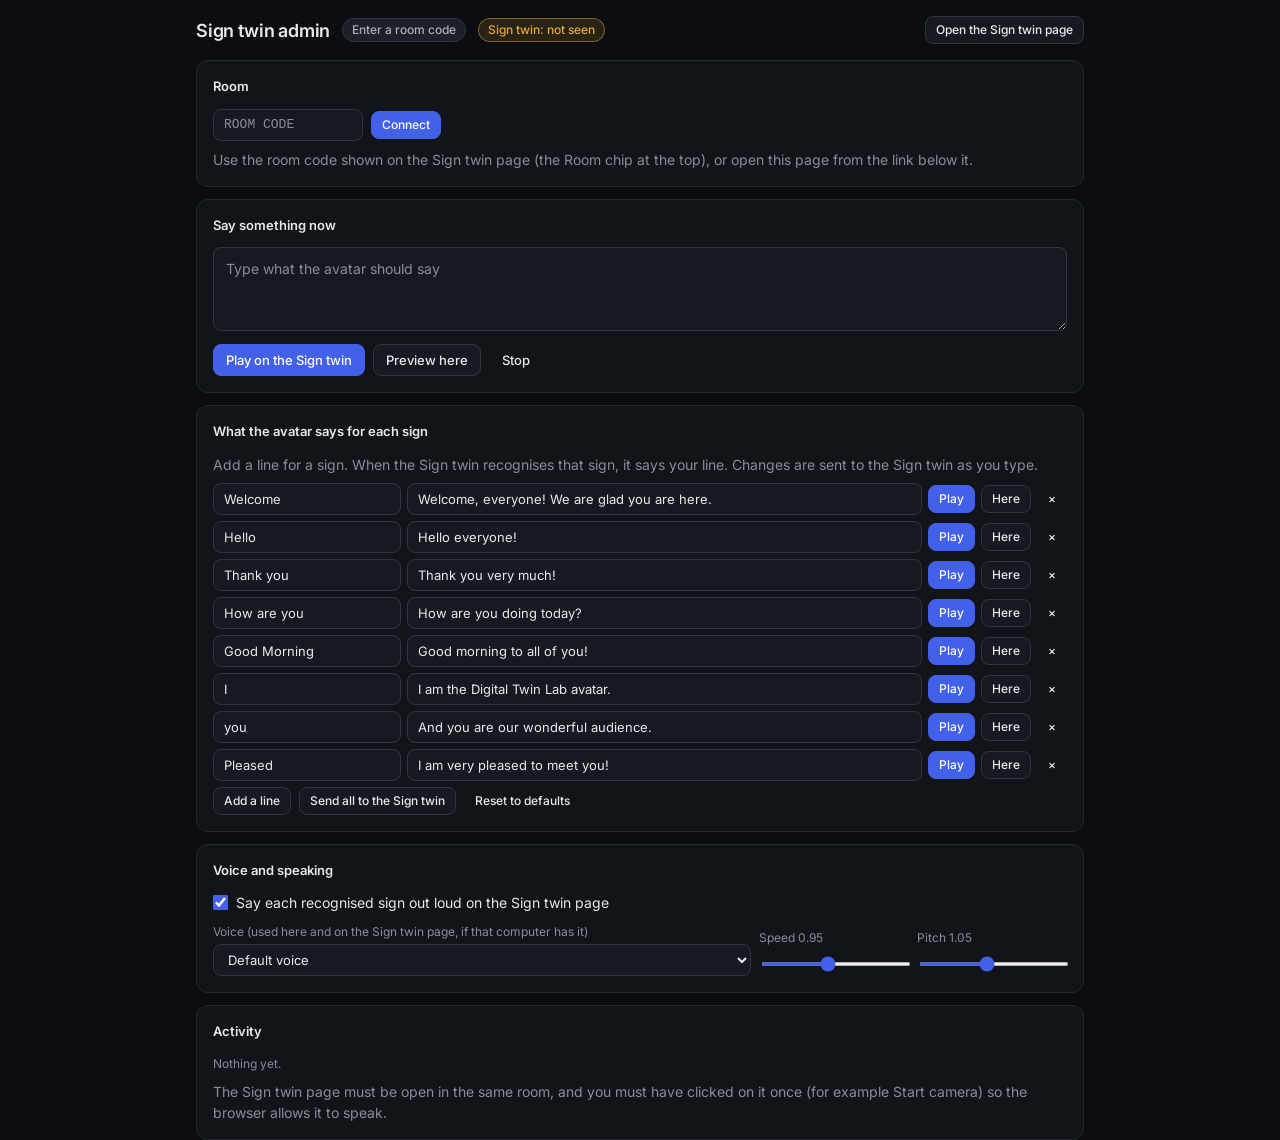
<file: admin.html>
<!doctype html>
<html lang="en">
<head>
<meta charset="utf-8">
<meta name="viewport" content="width=device-width, initial-scale=1">
<meta name="theme-color" content="#0b0d11">
<meta name="robots" content="noindex">
<title>Sign twin admin · Digital Twin Lab</title>
<link rel="preconnect" href="https://fonts.googleapis.com">
<link rel="preconnect" href="https://fonts.gstatic.com" crossorigin>
<link href="https://fonts.googleapis.com/css2?family=Inter:wght@400;500;600;700&display=swap" rel="stylesheet">
<link rel="stylesheet" href="css/design.css">
<style>
  body { padding: var(--s4) var(--s4) var(--s6); max-width: 920px; margin: 0 auto; }
  .top { display: flex; align-items: center; gap: var(--s3); flex-wrap: wrap; margin-bottom: var(--s4); }
  .top h1 { font-size: var(--fs-lg, 20px); }
  .top .grow { flex: 1; }
  .stack { display: flex; flex-direction: column; gap: var(--s3); }
  .row { display: flex; gap: 8px; align-items: center; flex-wrap: wrap; }
  .row .input { min-width: 0; }
  textarea.input { width: 100%; min-height: 84px; resize: vertical; font: inherit; padding: 10px 12px; height: auto; }
  .lines .ln { display: grid; grid-template-columns: minmax(110px, 22%) 1fr auto auto auto; gap: 6px; margin-bottom: 6px; align-items: center; }
  @media (max-width: 640px) { .lines .ln { grid-template-columns: 1fr 1fr; } .lines .ln .t { grid-column: 1 / -1; } }
  .lab { font-size: var(--fs-xs); color: var(--text-3); display: block; margin-bottom: 3px; }
  .ok { color: #46c068; } .warn { color: var(--warning, #e0a83a); }
  .log { font-size: var(--fs-xs); color: var(--text-3); line-height: 1.6; max-height: 130px; overflow: auto; }
  .mono { font-family: ui-monospace, Menlo, Consolas, monospace; }
</style>
</head>
<body>
  <div class="top">
    <h1>Sign twin admin</h1>
    <span class="badge" id="link">Not connected</span>
    <span class="badge" id="twin">Sign twin: not seen</span>
    <span class="grow"></span>
    <a class="btn btn-sm" id="openTwin" href="index.html#signdemo" target="_blank" rel="noopener">Open the Sign twin page</a>
  </div>

  <div class="stack">
    <div class="card">
      <div class="card-head"><span class="card-title">Room</span></div>
      <div class="row">
        <input class="input mono" id="room" maxlength="12" placeholder="Room code" aria-label="Room code" style="width:150px;text-transform:uppercase">
        <button class="btn btn-primary btn-sm" id="join">Connect</button>
        <span class="subtle">Use the room code shown on the Sign twin page (the Room chip at the top), or open this page from the link below it.</span>
      </div>
    </div>

    <div class="card">
      <div class="card-head"><span class="card-title">Say something now</span></div>
      <textarea class="input" id="free" maxlength="500" placeholder="Type what the avatar should say"></textarea>
      <div class="row" style="margin-top:8px">
        <button class="btn btn-primary" id="freeTwin">Play on the Sign twin</button>
        <button class="btn" id="freeHere">Preview here</button>
        <button class="btn btn-ghost" id="stop">Stop</button>
        <span class="subtle" id="freeMsg"></span>
      </div>
    </div>

    <div class="card">
      <div class="card-head"><span class="card-title">What the avatar says for each sign</span><span class="card-meta" id="sync"></span></div>
      <p class="subtle" style="margin-bottom:8px">Add a line for a sign. When the Sign twin recognises that sign, it says your line. Changes are sent to the Sign twin as you type.</p>
      <div class="lines" id="lines"></div>
      <div class="row" style="margin-top:6px">
        <button class="btn btn-sm" id="add">Add a line</button>
        <button class="btn btn-sm" id="push">Send all to the Sign twin</button>
        <button class="btn btn-sm btn-ghost" id="reset">Reset to defaults</button>
      </div>
      <datalist id="signs"></datalist>
    </div>

    <div class="card">
      <div class="card-head"><span class="card-title">Voice and speaking</span><span class="card-meta" id="voiceSync"></span></div>
      <label class="row" style="margin-bottom:10px;gap:8px"><input type="checkbox" id="auto" checked> <span>Say each recognised sign out loud on the Sign twin page</span></label>
      <div class="row">
        <div style="flex:1;min-width:200px"><span class="lab">Voice (used here and on the Sign twin page, if that computer has it)</span><select class="input" id="voice" style="width:100%"></select></div>
        <div style="width:150px"><span class="lab">Speed <span id="rateV"></span></span><input type="range" id="rate" min="0.6" max="1.4" step="0.05" value="0.95" style="width:100%"></div>
        <div style="width:150px"><span class="lab">Pitch <span id="pitchV"></span></span><input type="range" id="pitch" min="0.6" max="1.6" step="0.05" value="1.05" style="width:100%"></div>
      </div>
    </div>

    <div class="card">
      <div class="card-head"><span class="card-title">Activity</span></div>
      <div class="log" id="log">Nothing yet.</div>
      <p class="subtle" style="margin-top:8px">The Sign twin page must be open in the same room, and you must have clicked on it once (for example Start camera) so the browser allows it to speak.</p>
    </div>
  </div>

<script type="module" src="js/admin.js"></script>
</body>
</html>
</file>
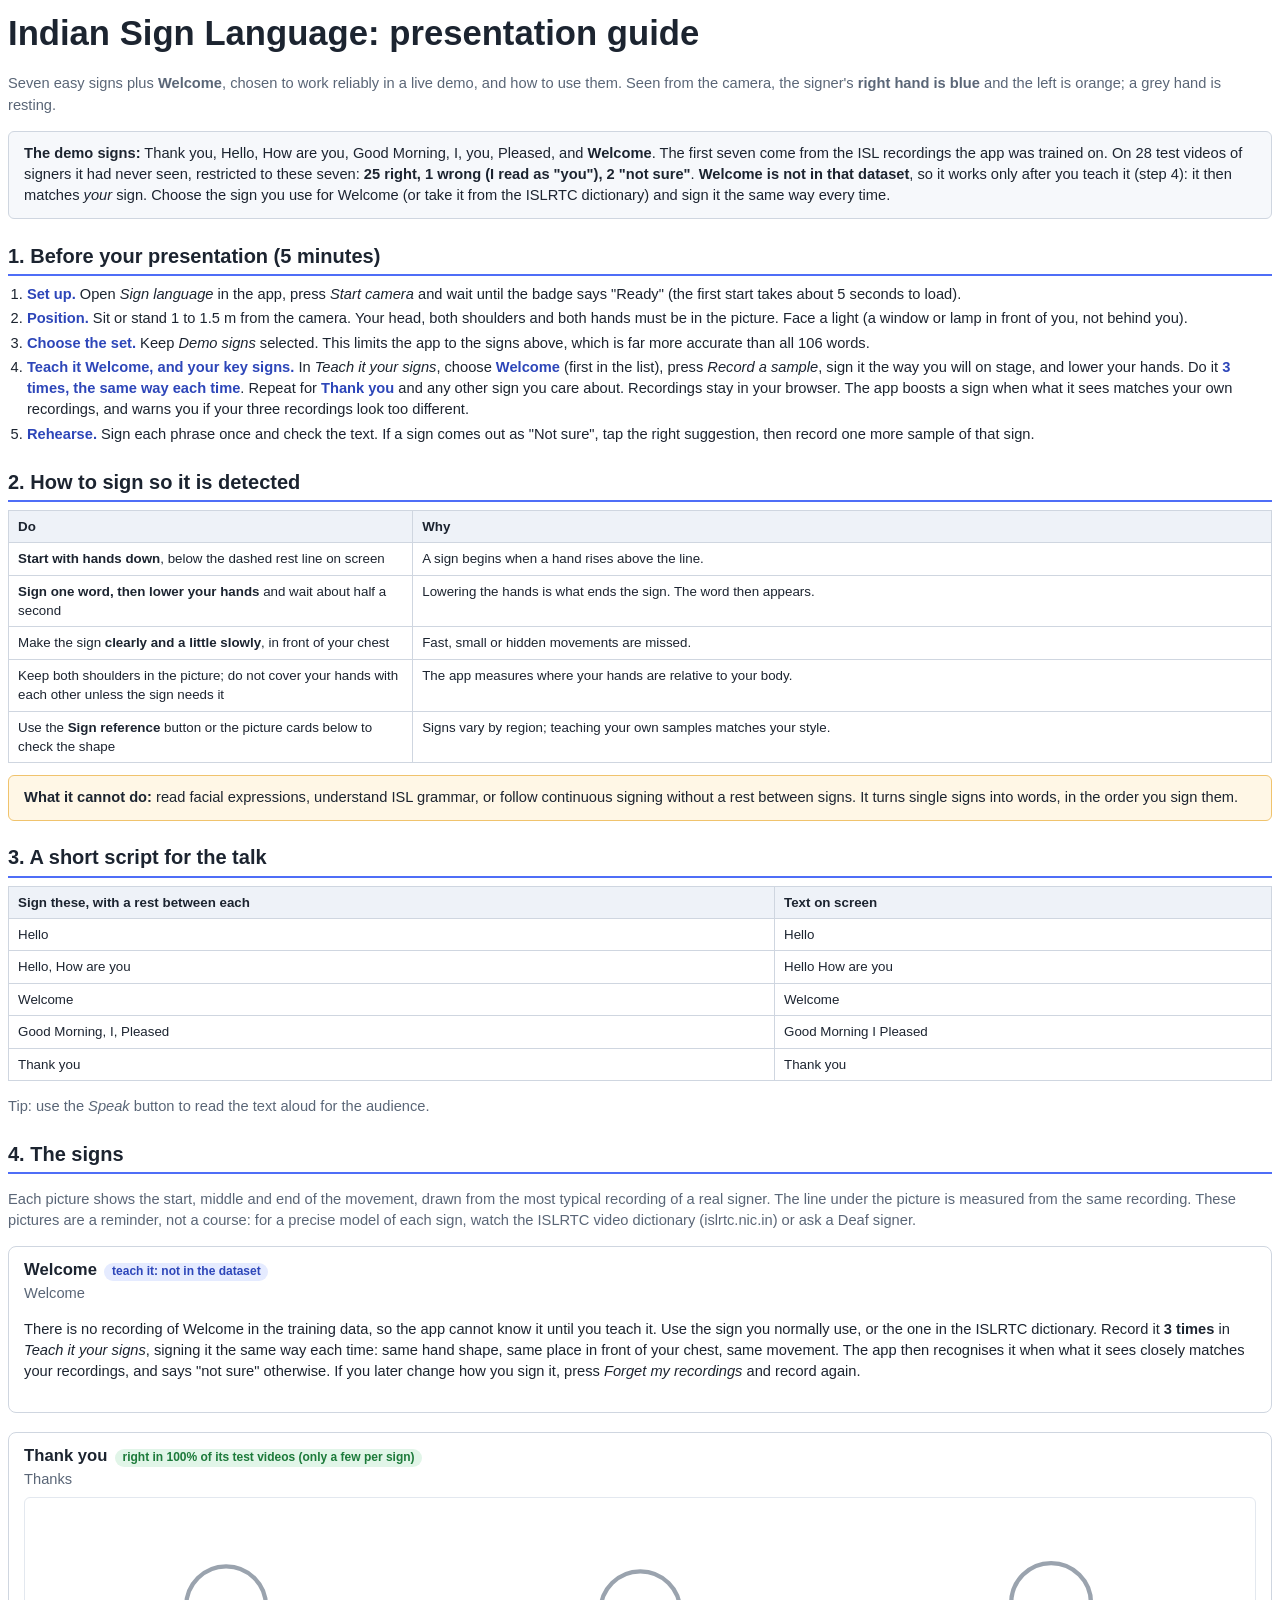
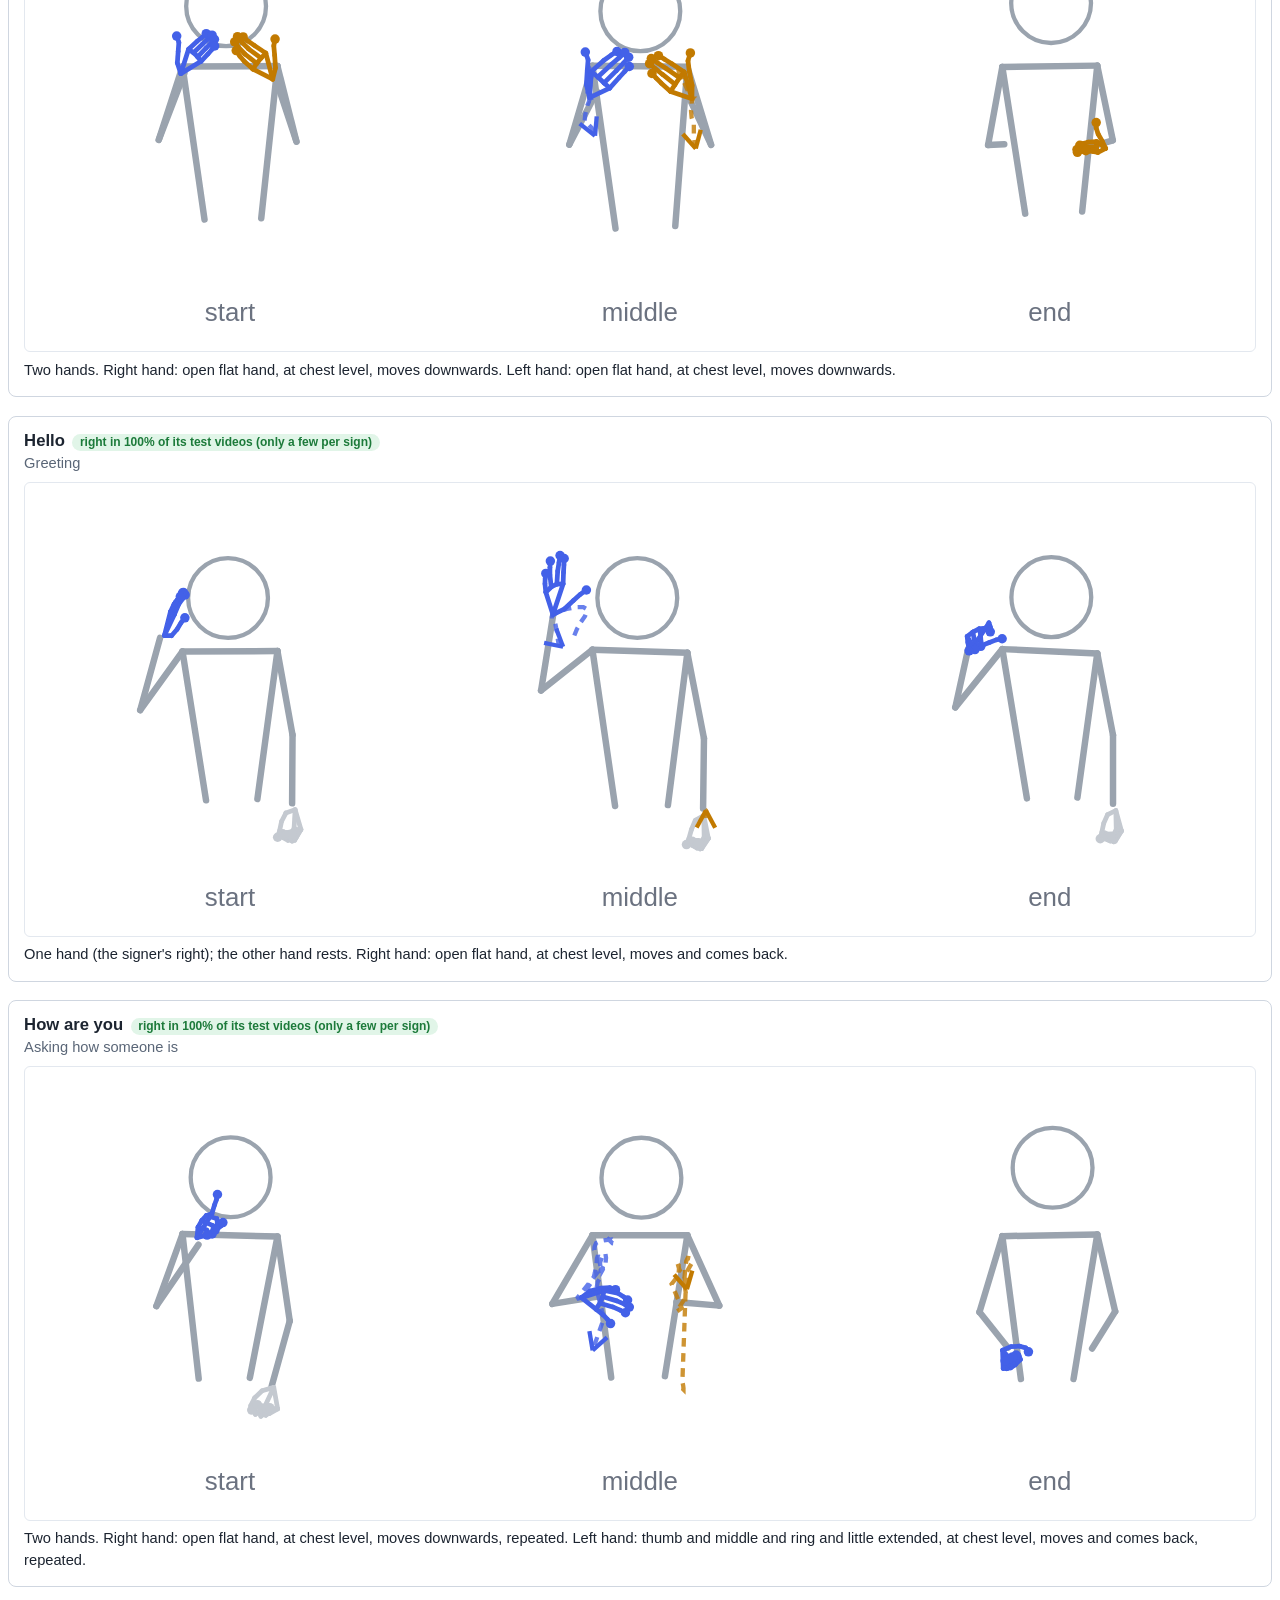
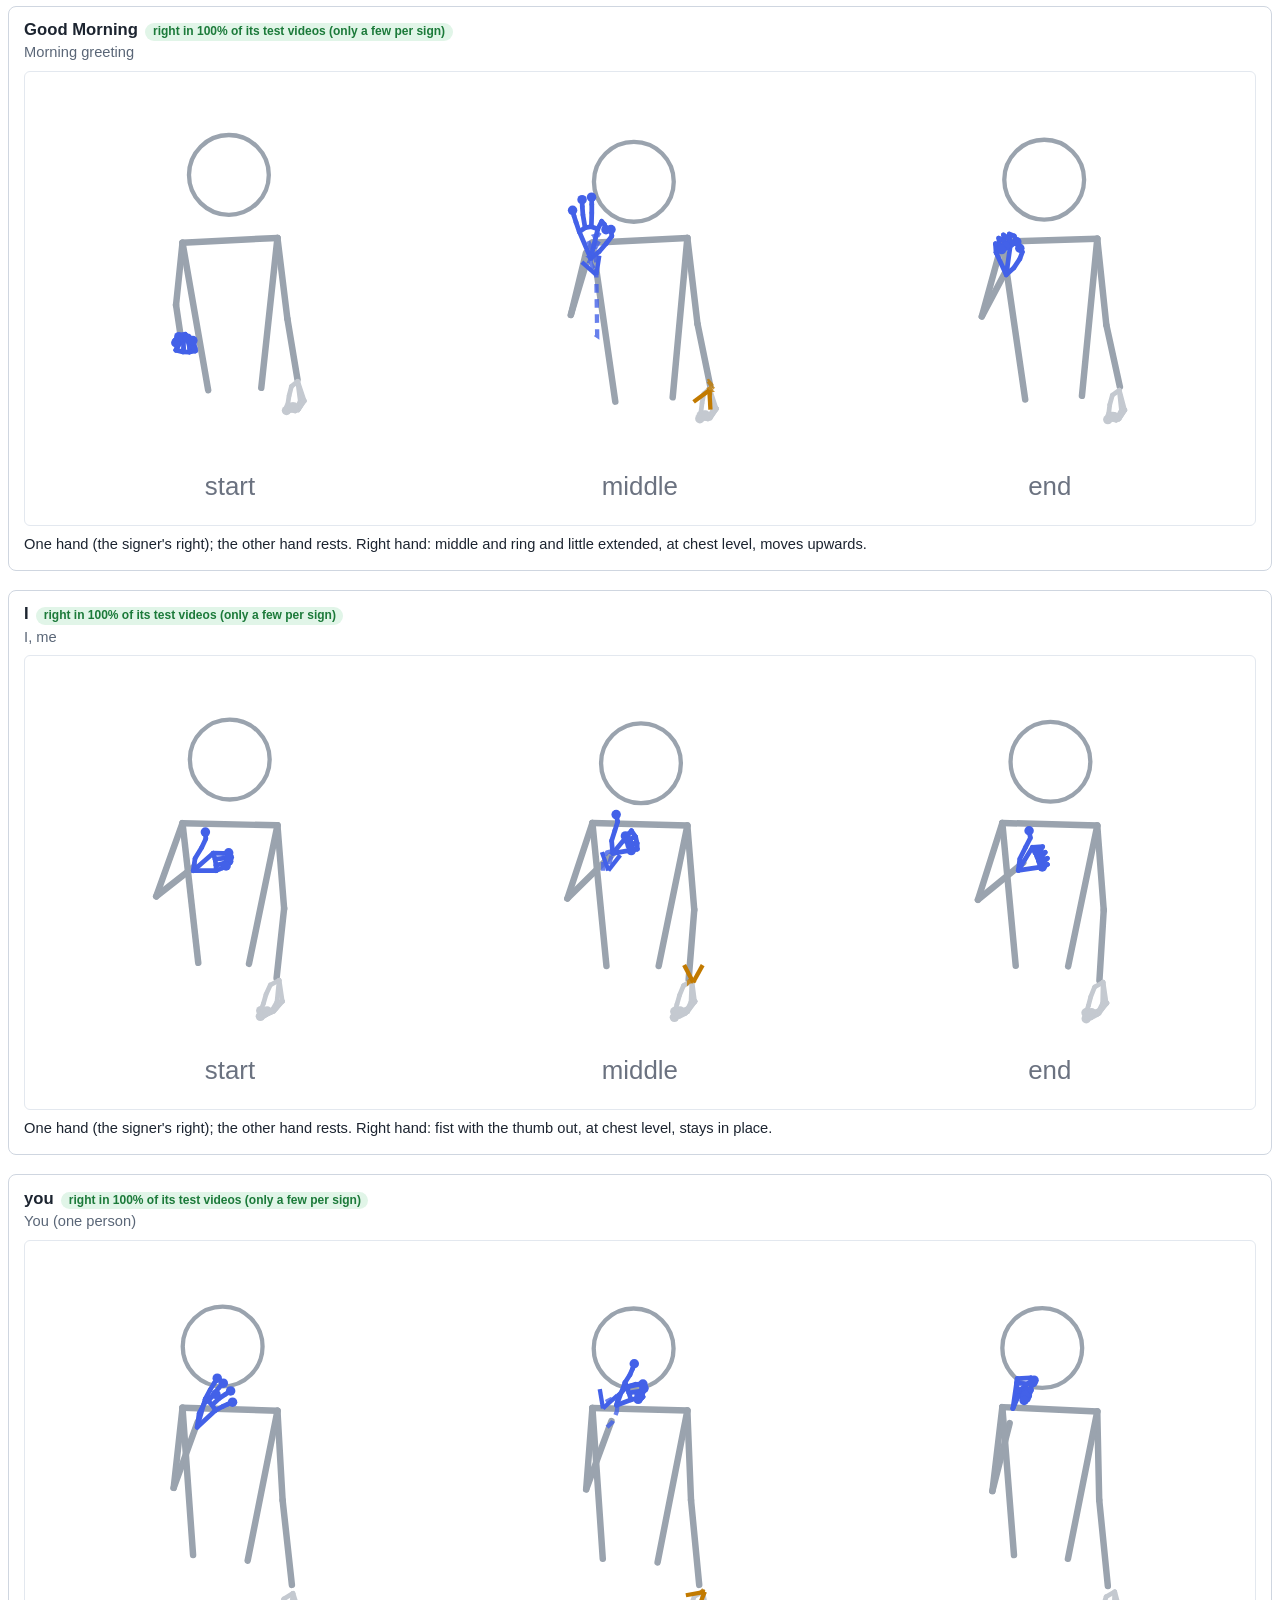
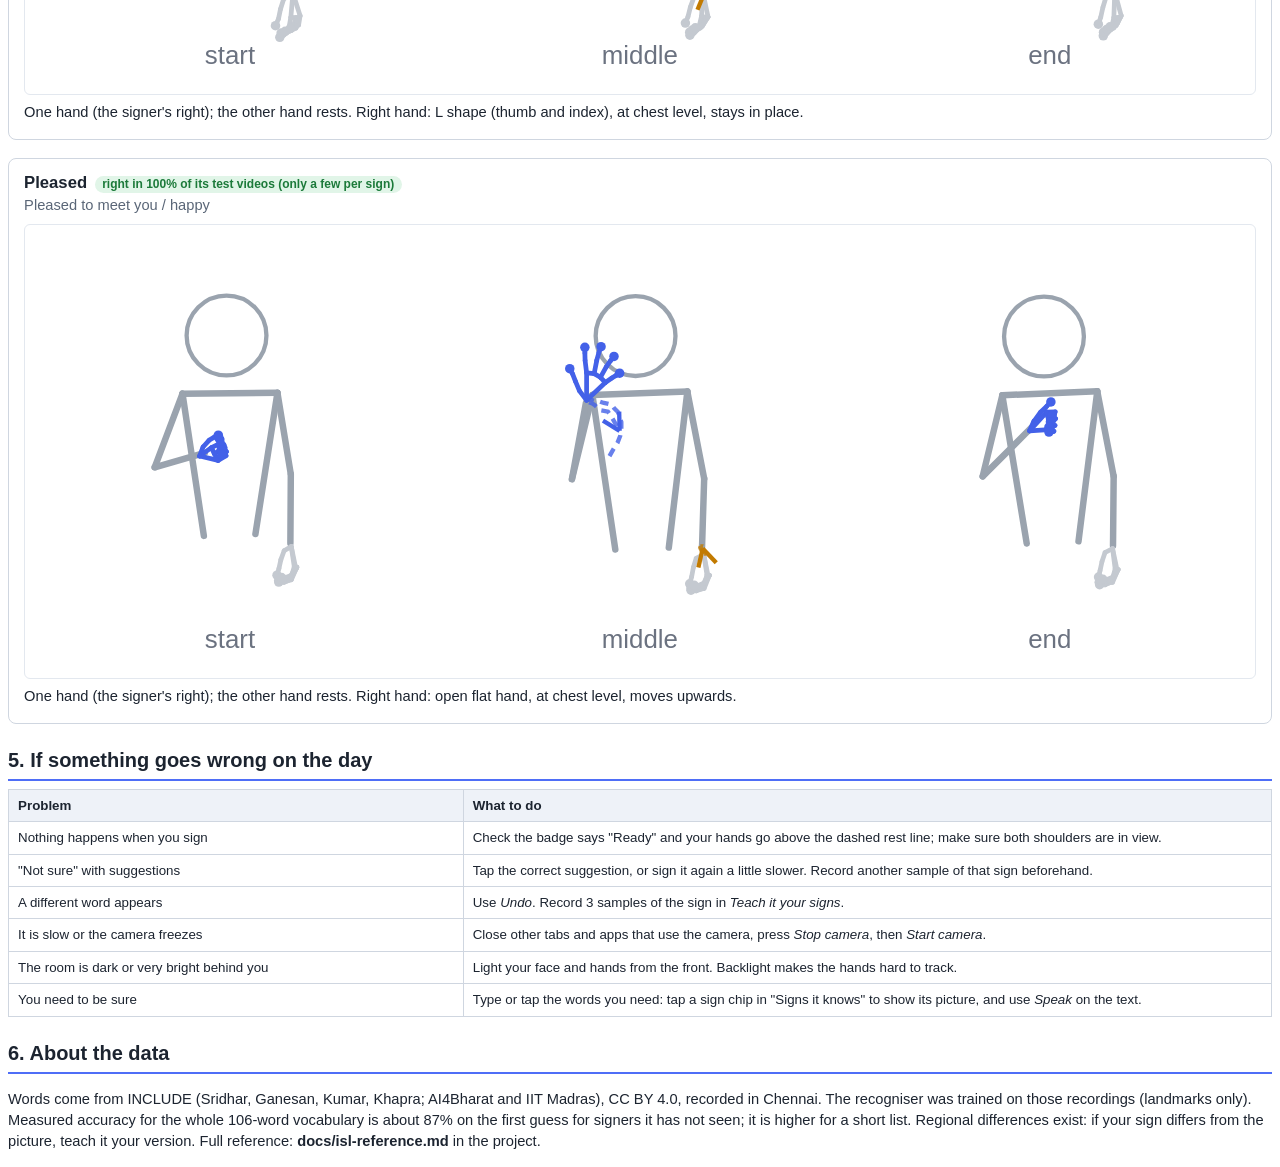
<file: docs/isl-presentation-guide.html>
<!doctype html><html><head><meta charset='utf-8'><title>ISL presentation guide</title><style>
@page { size: A4; margin: 14mm; }
* { box-sizing: border-box; }
body { font-family: "Segoe UI", Arial, sans-serif; color: #1c2430; font-size: 11pt; line-height: 1.45; }
h1 { font-size: 26pt; margin: 0 0 4mm; } h2 { font-size: 15pt; margin: 6mm 0 2mm; border-bottom: 2px solid #4f6ef7; padding-bottom: 1mm; }
h3 { font-size: 12.5pt; margin: 0; }
.sub { color: #5a6677; } .box { border: 1px solid #cfd6e0; border-radius: 6px; padding: 3mm 4mm; margin: 3mm 0; background: #f6f8fb; }
.warn { background: #fff7e6; border-color: #f0c36d; }
table { border-collapse: collapse; width: 100%; font-size: 10pt; } th, td { border: 1px solid #cfd6e0; padding: 1.6mm 2.4mm; text-align: left; vertical-align: top; }
th { background: #eef2f8; }
.card { break-inside: avoid; border: 1px solid #cfd6e0; border-radius: 8px; padding: 3mm 4mm 4mm; margin: 0 0 5mm; }
.card svg { width: 100%; height: auto; display: block; margin: 2mm 0; border: 1px solid #e3e8ef; border-radius: 6px; }
.tag { display: inline-block; font-size: 9pt; padding: 0 2mm; border-radius: 9px; background: #e5ebff; color: #2d46b9; margin-left: 2mm; }
.tag.low { background: #fde7e1; color: #a3361c; } .tag.ok { background: #e1f5e8; color: #1c7a3a; }
.pb { break-before: page; } ol, ul { margin: 1mm 0 1mm 5mm; padding: 0; } li { margin: 0.8mm 0; }
.steps li b { color: #2d46b9; }
</style></head><body>
<h1>Indian Sign Language: presentation guide</h1>
<p class="sub">Seven easy signs plus <b>Welcome</b>, chosen to work reliably in a live demo, and how to use them. Seen from the camera, the signer's
<b>right hand is blue</b> and the left is orange; a grey hand is resting.</p>
<div class="box"><b>The demo signs:</b> Thank you, Hello, How are you, Good Morning, I, you, Pleased, and <b>Welcome</b>.
The first seven come from the ISL recordings the app was trained on. On 28 test videos of signers it had never seen,
restricted to these seven: <b>25 right, 1 wrong (I read as "you"), 2 "not sure"</b>. <b>Welcome is not in that dataset</b>, so it works only after you teach it (step 4): it then matches <i>your</i> sign.
Choose the sign you use for Welcome (or take it from the ISLRTC dictionary) and sign it the same way every time.</div>

<h2>1. Before your presentation (5 minutes)</h2>
<ol class="steps">
<li><b>Set up.</b> Open <i>Sign language</i> in the app, press <i>Start camera</i> and wait until the badge says "Ready" (the first start takes about 5 seconds to load).</li>
<li><b>Position.</b> Sit or stand 1 to 1.5 m from the camera. Your head, both shoulders and both hands must be in the picture. Face a light (a window or lamp in front of you, not behind you).</li>
<li><b>Choose the set.</b> Keep <i>Demo signs</i> selected. This limits the app to the signs above, which is far more accurate than all 106 words.</li>
<li><b>Teach it Welcome, and your key signs.</b> In <i>Teach it your signs</i>, choose <b>Welcome</b> (first in the list), press <i>Record a sample</i>, sign it the way you will on stage, and lower your hands. Do it <b>3 times, the same way each time</b>. Repeat for <b>Thank you</b> and any other sign you care about. Recordings stay in your browser. The app boosts a sign when what it sees matches your own recordings, and warns you if your three recordings look too different.</li>
<li><b>Rehearse.</b> Sign each phrase once and check the text. If a sign comes out as "Not sure", tap the right suggestion, then record one more sample of that sign.</li>
</ol>

<h2>2. How to sign so it is detected</h2>
<table>
<tr><th style="width:32%">Do</th><th>Why</th></tr>
<tr><td><b>Start with hands down</b>, below the dashed rest line on screen</td><td>A sign begins when a hand rises above the line.</td></tr>
<tr><td><b>Sign one word, then lower your hands</b> and wait about half a second</td><td>Lowering the hands is what ends the sign. The word then appears.</td></tr>
<tr><td>Make the sign <b>clearly and a little slowly</b>, in front of your chest</td><td>Fast, small or hidden movements are missed.</td></tr>
<tr><td>Keep both shoulders in the picture; do not cover your hands with each other unless the sign needs it</td><td>The app measures where your hands are relative to your body.</td></tr>
<tr><td>Use the <b>Sign reference</b> button or the picture cards below to check the shape</td><td>Signs vary by region; teaching your own samples matches your style.</td></tr>
</table>
<div class="box warn"><b>What it cannot do:</b> read facial expressions, understand ISL grammar, or follow continuous signing without a rest between signs. It turns single signs into words, in the order you sign them.</div>

<h2>3. A short script for the talk</h2>
<table>
<tr><th>Sign these, with a rest between each</th><th>Text on screen</th></tr>
<tr><td>Hello</td><td>Hello</td></tr>
<tr><td>Hello, How are you</td><td>Hello How are you</td></tr>
<tr><td>Welcome</td><td>Welcome</td></tr>
<tr><td>Good Morning, I, Pleased</td><td>Good Morning I Pleased</td></tr>
<tr><td>Thank you</td><td>Thank you</td></tr>
</table>
<p class="sub">Tip: use the <i>Speak</i> button to read the text aloud for the audience.</p>

<div class='pb'></div><h2>4. The signs</h2>
<p class='sub'>Each picture shows the start, middle and end of the movement, drawn from the most typical recording of a real signer. The line under the picture is measured from the same recording. These pictures are a reminder, not a course: for a precise model of each sign, watch the ISLRTC video dictionary (islrtc.nic.in) or ask a Deaf signer.</p>
<div class='card'><h3>Welcome<span class='tag'>teach it: not in the dataset</span></h3><div class='sub'>Welcome</div><p>There is no recording of Welcome in the training data, so the app cannot know it until you teach it. Use the sign you normally use, or the one in the ISLRTC dictionary. Record it <b>3 times</b> in <i>Teach it your signs</i>, signing it the same way each time: same hand shape, same place in front of your chest, same movement. The app then recognises it when what it sees closely matches your recordings, and says &quot;not sure&quot; otherwise. If you later change how you sign it, press <i>Forget my recordings</i> and record again.</p></div>
<div class='card'><h3>Thank you<span class='tag ok'>right in 100% of its test videos (only a few per sign)</span></h3><div class='sub'>Thanks</div><svg xmlns="http://www.w3.org/2000/svg" viewBox="0 0 570 210" width="570" height="210" role="img" aria-label="Thank you"><rect width="570" height="210" rx="10" fill="#ffffff"/><circle cx="93.2" cy="50.2" r="18.5" fill="none" stroke="#9aa3ae" stroke-width="2"/><line x1="117.0" y1="77.9" x2="73.0" y2="78.1" stroke="#9aa3ae" stroke-width="3" stroke-linecap="round"/><line x1="117.0" y1="77.9" x2="125.8" y2="112.9" stroke="#9aa3ae" stroke-width="3" stroke-linecap="round"/><line x1="125.8" y1="112.9" x2="116.9" y2="86.0" stroke="#9aa3ae" stroke-width="3" stroke-linecap="round"/><line x1="73.0" y1="78.1" x2="62.0" y2="112.1" stroke="#9aa3ae" stroke-width="3" stroke-linecap="round"/><line x1="62.0" y1="112.1" x2="73.9" y2="81.2" stroke="#9aa3ae" stroke-width="3" stroke-linecap="round"/><line x1="117.0" y1="77.9" x2="109.5" y2="148.4" stroke="#9aa3ae" stroke-width="3" stroke-linecap="round"/><line x1="73.0" y1="78.1" x2="83.2" y2="149.0" stroke="#9aa3ae" stroke-width="3" stroke-linecap="round"/><line x1="72.2" y1="81.4" x2="70.6" y2="76.5" stroke="#4361e8" stroke-width="2.2" stroke-linecap="round"/><line x1="70.6" y1="76.5" x2="71.0" y2="71.1" stroke="#4361e8" stroke-width="2.2" stroke-linecap="round"/><line x1="71.0" y1="71.1" x2="71.3" y2="66.9" stroke="#4361e8" stroke-width="2.2" stroke-linecap="round"/><line x1="71.3" y1="66.9" x2="70.3" y2="64.0" stroke="#4361e8" stroke-width="2.2" stroke-linecap="round"/><line x1="72.2" y1="81.4" x2="75.8" y2="70.1" stroke="#4361e8" stroke-width="2.2" stroke-linecap="round"/><line x1="75.8" y1="70.1" x2="79.8" y2="66.4" stroke="#4361e8" stroke-width="2.2" stroke-linecap="round"/><line x1="79.8" y1="66.4" x2="82.2" y2="64.5" stroke="#4361e8" stroke-width="2.2" stroke-linecap="round"/><line x1="82.2" y1="64.5" x2="84.0" y2="62.9" stroke="#4361e8" stroke-width="2.2" stroke-linecap="round"/><line x1="75.8" y1="70.1" x2="78.1" y2="71.7" stroke="#4361e8" stroke-width="2.2" stroke-linecap="round"/><line x1="78.1" y1="71.7" x2="82.3" y2="67.7" stroke="#4361e8" stroke-width="2.2" stroke-linecap="round"/><line x1="82.3" y1="67.7" x2="84.8" y2="65.4" stroke="#4361e8" stroke-width="2.2" stroke-linecap="round"/><line x1="84.8" y1="65.4" x2="86.7" y2="63.6" stroke="#4361e8" stroke-width="2.2" stroke-linecap="round"/><line x1="78.1" y1="71.7" x2="80.0" y2="73.6" stroke="#4361e8" stroke-width="2.2" stroke-linecap="round"/><line x1="80.0" y1="73.6" x2="83.9" y2="69.6" stroke="#4361e8" stroke-width="2.2" stroke-linecap="round"/><line x1="83.9" y1="69.6" x2="86.2" y2="67.3" stroke="#4361e8" stroke-width="2.2" stroke-linecap="round"/><line x1="86.2" y1="67.3" x2="87.8" y2="65.5" stroke="#4361e8" stroke-width="2.2" stroke-linecap="round"/><line x1="80.0" y1="73.6" x2="81.6" y2="75.7" stroke="#4361e8" stroke-width="2.2" stroke-linecap="round"/><line x1="81.6" y1="75.7" x2="84.8" y2="72.3" stroke="#4361e8" stroke-width="2.2" stroke-linecap="round"/><line x1="84.8" y1="72.3" x2="86.5" y2="70.3" stroke="#4361e8" stroke-width="2.2" stroke-linecap="round"/><line x1="86.5" y1="70.3" x2="87.9" y2="68.6" stroke="#4361e8" stroke-width="2.2" stroke-linecap="round"/><line x1="72.2" y1="81.4" x2="81.6" y2="75.7" stroke="#4361e8" stroke-width="2.2" stroke-linecap="round"/><circle cx="70.3" cy="64.0" r="2.2" fill="#4361e8"/><circle cx="84.0" cy="62.9" r="2.2" fill="#4361e8"/><circle cx="86.7" cy="63.6" r="2.2" fill="#4361e8"/><circle cx="87.8" cy="65.5" r="2.2" fill="#4361e8"/><circle cx="87.9" cy="68.6" r="2.2" fill="#4361e8"/><line x1="114.8" y1="84.0" x2="116.1" y2="78.8" stroke="#c27a00" stroke-width="2.2" stroke-linecap="round"/><line x1="116.1" y1="78.8" x2="115.7" y2="72.9" stroke="#c27a00" stroke-width="2.2" stroke-linecap="round"/><line x1="115.7" y1="72.9" x2="115.3" y2="68.5" stroke="#c27a00" stroke-width="2.2" stroke-linecap="round"/><line x1="115.3" y1="68.5" x2="115.9" y2="65.4" stroke="#c27a00" stroke-width="2.2" stroke-linecap="round"/><line x1="114.8" y1="84.0" x2="111.6" y2="71.9" stroke="#c27a00" stroke-width="2.2" stroke-linecap="round"/><line x1="111.6" y1="71.9" x2="106.1" y2="68.2" stroke="#c27a00" stroke-width="2.2" stroke-linecap="round"/><line x1="106.1" y1="68.2" x2="103.3" y2="66.3" stroke="#c27a00" stroke-width="2.2" stroke-linecap="round"/><line x1="103.3" y1="66.3" x2="101.1" y2="64.4" stroke="#c27a00" stroke-width="2.2" stroke-linecap="round"/><line x1="111.6" y1="71.9" x2="109.4" y2="74.2" stroke="#c27a00" stroke-width="2.2" stroke-linecap="round"/><line x1="109.4" y1="74.2" x2="103.6" y2="69.9" stroke="#c27a00" stroke-width="2.2" stroke-linecap="round"/><line x1="103.6" y1="69.9" x2="100.6" y2="67.0" stroke="#c27a00" stroke-width="2.2" stroke-linecap="round"/><line x1="100.6" y1="67.0" x2="98.5" y2="64.3" stroke="#c27a00" stroke-width="2.2" stroke-linecap="round"/><line x1="109.4" y1="74.2" x2="107.4" y2="76.7" stroke="#c27a00" stroke-width="2.2" stroke-linecap="round"/><line x1="107.4" y1="76.7" x2="101.9" y2="72.3" stroke="#c27a00" stroke-width="2.2" stroke-linecap="round"/><line x1="101.9" y1="72.3" x2="99.1" y2="69.4" stroke="#c27a00" stroke-width="2.2" stroke-linecap="round"/><line x1="99.1" y1="69.4" x2="97.2" y2="66.7" stroke="#c27a00" stroke-width="2.2" stroke-linecap="round"/><line x1="107.4" y1="76.7" x2="105.6" y2="79.3" stroke="#c27a00" stroke-width="2.2" stroke-linecap="round"/><line x1="105.6" y1="79.3" x2="101.6" y2="75.7" stroke="#c27a00" stroke-width="2.2" stroke-linecap="round"/><line x1="101.6" y1="75.7" x2="99.5" y2="73.2" stroke="#c27a00" stroke-width="2.2" stroke-linecap="round"/><line x1="99.5" y1="73.2" x2="97.9" y2="70.7" stroke="#c27a00" stroke-width="2.2" stroke-linecap="round"/><line x1="114.8" y1="84.0" x2="105.6" y2="79.3" stroke="#c27a00" stroke-width="2.2" stroke-linecap="round"/><circle cx="115.9" cy="65.4" r="2.2" fill="#c27a00"/><circle cx="101.1" cy="64.4" r="2.2" fill="#c27a00"/><circle cx="98.5" cy="64.3" r="2.2" fill="#c27a00"/><circle cx="97.2" cy="66.7" r="2.2" fill="#c27a00"/><circle cx="97.9" cy="70.7" r="2.2" fill="#c27a00"/><text x="95" y="196" text-anchor="middle" font-family="Inter, Arial, sans-serif" font-size="12" fill="#6b7280">start</text><circle cx="285.2" cy="52.5" r="18.5" fill="none" stroke="#9aa3ae" stroke-width="2"/><line x1="307.0" y1="78.2" x2="263.0" y2="77.8" stroke="#9aa3ae" stroke-width="3" stroke-linecap="round"/><line x1="307.0" y1="78.2" x2="318.0" y2="114.4" stroke="#9aa3ae" stroke-width="3" stroke-linecap="round"/><line x1="318.0" y1="114.4" x2="306.8" y2="90.5" stroke="#9aa3ae" stroke-width="3" stroke-linecap="round"/><line x1="263.0" y1="77.8" x2="252.3" y2="114.3" stroke="#9aa3ae" stroke-width="3" stroke-linecap="round"/><line x1="252.3" y1="114.3" x2="265.1" y2="89.7" stroke="#9aa3ae" stroke-width="3" stroke-linecap="round"/><line x1="307.0" y1="78.2" x2="301.4" y2="152.0" stroke="#9aa3ae" stroke-width="3" stroke-linecap="round"/><line x1="263.0" y1="77.8" x2="273.7" y2="153.2" stroke="#9aa3ae" stroke-width="3" stroke-linecap="round"/><line x1="261.7" y1="92.5" x2="260.2" y2="86.5" stroke="#4361e8" stroke-width="2.2" stroke-linecap="round"/><line x1="260.2" y1="86.5" x2="260.6" y2="80.0" stroke="#4361e8" stroke-width="2.2" stroke-linecap="round"/><line x1="260.6" y1="80.0" x2="261.0" y2="75.0" stroke="#4361e8" stroke-width="2.2" stroke-linecap="round"/><line x1="261.0" y1="75.0" x2="259.7" y2="71.4" stroke="#4361e8" stroke-width="2.2" stroke-linecap="round"/><line x1="261.7" y1="92.5" x2="262.5" y2="80.4" stroke="#4361e8" stroke-width="2.2" stroke-linecap="round"/><line x1="262.5" y1="80.4" x2="268.2" y2="75.3" stroke="#4361e8" stroke-width="2.2" stroke-linecap="round"/><line x1="268.2" y1="75.3" x2="271.7" y2="72.8" stroke="#4361e8" stroke-width="2.2" stroke-linecap="round"/><line x1="271.7" y1="72.8" x2="274.4" y2="71.1" stroke="#4361e8" stroke-width="2.2" stroke-linecap="round"/><line x1="262.5" y1="80.4" x2="265.5" y2="83.0" stroke="#4361e8" stroke-width="2.2" stroke-linecap="round"/><line x1="265.5" y1="83.0" x2="271.6" y2="77.3" stroke="#4361e8" stroke-width="2.2" stroke-linecap="round"/><line x1="271.6" y1="77.3" x2="275.4" y2="74.0" stroke="#4361e8" stroke-width="2.2" stroke-linecap="round"/><line x1="275.4" y1="74.0" x2="278.0" y2="71.6" stroke="#4361e8" stroke-width="2.2" stroke-linecap="round"/><line x1="265.5" y1="83.0" x2="268.4" y2="85.7" stroke="#4361e8" stroke-width="2.2" stroke-linecap="round"/><line x1="268.4" y1="85.7" x2="274.1" y2="80.0" stroke="#4361e8" stroke-width="2.2" stroke-linecap="round"/><line x1="274.1" y1="80.0" x2="277.4" y2="76.5" stroke="#4361e8" stroke-width="2.2" stroke-linecap="round"/><line x1="277.4" y1="76.5" x2="279.8" y2="73.8" stroke="#4361e8" stroke-width="2.2" stroke-linecap="round"/><line x1="268.4" y1="85.7" x2="271.0" y2="88.1" stroke="#4361e8" stroke-width="2.2" stroke-linecap="round"/><line x1="271.0" y1="88.1" x2="275.4" y2="83.2" stroke="#4361e8" stroke-width="2.2" stroke-linecap="round"/><line x1="275.4" y1="83.2" x2="278.0" y2="80.4" stroke="#4361e8" stroke-width="2.2" stroke-linecap="round"/><line x1="278.0" y1="80.4" x2="280.1" y2="78.1" stroke="#4361e8" stroke-width="2.2" stroke-linecap="round"/><line x1="261.7" y1="92.5" x2="271.0" y2="88.1" stroke="#4361e8" stroke-width="2.2" stroke-linecap="round"/><circle cx="259.7" cy="71.4" r="2.2" fill="#4361e8"/><circle cx="274.4" cy="71.1" r="2.2" fill="#4361e8"/><circle cx="278.0" cy="71.6" r="2.2" fill="#4361e8"/><circle cx="279.8" cy="73.8" r="2.2" fill="#4361e8"/><circle cx="280.1" cy="78.1" r="2.2" fill="#4361e8"/><line x1="309.1" y1="93.0" x2="309.2" y2="86.9" stroke="#c27a00" stroke-width="2.2" stroke-linecap="round"/><line x1="309.2" y1="86.9" x2="307.9" y2="80.4" stroke="#c27a00" stroke-width="2.2" stroke-linecap="round"/><line x1="307.9" y1="80.4" x2="307.3" y2="75.4" stroke="#c27a00" stroke-width="2.2" stroke-linecap="round"/><line x1="307.3" y1="75.4" x2="308.4" y2="71.8" stroke="#c27a00" stroke-width="2.2" stroke-linecap="round"/><line x1="309.1" y1="93.0" x2="305.5" y2="80.6" stroke="#c27a00" stroke-width="2.2" stroke-linecap="round"/><line x1="305.5" y1="80.6" x2="299.8" y2="76.8" stroke="#c27a00" stroke-width="2.2" stroke-linecap="round"/><line x1="299.8" y1="76.8" x2="296.4" y2="74.7" stroke="#c27a00" stroke-width="2.2" stroke-linecap="round"/><line x1="296.4" y1="74.7" x2="293.6" y2="73.1" stroke="#c27a00" stroke-width="2.2" stroke-linecap="round"/><line x1="305.5" y1="80.6" x2="303.4" y2="83.3" stroke="#c27a00" stroke-width="2.2" stroke-linecap="round"/><line x1="303.4" y1="83.3" x2="297.0" y2="78.9" stroke="#c27a00" stroke-width="2.2" stroke-linecap="round"/><line x1="297.0" y1="78.9" x2="293.1" y2="76.4" stroke="#c27a00" stroke-width="2.2" stroke-linecap="round"/><line x1="293.1" y1="76.4" x2="290.3" y2="74.4" stroke="#c27a00" stroke-width="2.2" stroke-linecap="round"/><line x1="303.4" y1="83.3" x2="301.3" y2="86.4" stroke="#c27a00" stroke-width="2.2" stroke-linecap="round"/><line x1="301.3" y1="86.4" x2="295.5" y2="81.8" stroke="#c27a00" stroke-width="2.2" stroke-linecap="round"/><line x1="295.5" y1="81.8" x2="292.0" y2="79.0" stroke="#c27a00" stroke-width="2.2" stroke-linecap="round"/><line x1="292.0" y1="79.0" x2="289.5" y2="76.8" stroke="#c27a00" stroke-width="2.2" stroke-linecap="round"/><line x1="301.3" y1="86.4" x2="299.2" y2="89.7" stroke="#c27a00" stroke-width="2.2" stroke-linecap="round"/><line x1="299.2" y1="89.7" x2="294.8" y2="85.7" stroke="#c27a00" stroke-width="2.2" stroke-linecap="round"/><line x1="294.8" y1="85.7" x2="292.4" y2="83.3" stroke="#c27a00" stroke-width="2.2" stroke-linecap="round"/><line x1="292.4" y1="83.3" x2="290.6" y2="81.3" stroke="#c27a00" stroke-width="2.2" stroke-linecap="round"/><line x1="309.1" y1="93.0" x2="299.2" y2="89.7" stroke="#c27a00" stroke-width="2.2" stroke-linecap="round"/><circle cx="308.4" cy="71.8" r="2.2" fill="#c27a00"/><circle cx="293.6" cy="73.1" r="2.2" fill="#c27a00"/><circle cx="290.3" cy="74.4" r="2.2" fill="#c27a00"/><circle cx="289.5" cy="76.8" r="2.2" fill="#c27a00"/><circle cx="290.6" cy="81.3" r="2.2" fill="#c27a00"/><text x="285" y="196" text-anchor="middle" font-family="Inter, Arial, sans-serif" font-size="12" fill="#6b7280">middle</text><circle cx="475.6" cy="48.7" r="18.5" fill="none" stroke="#9aa3ae" stroke-width="2"/><line x1="497.0" y1="77.7" x2="453.0" y2="78.3" stroke="#9aa3ae" stroke-width="3" stroke-linecap="round"/><line x1="497.0" y1="77.7" x2="504.2" y2="112.3" stroke="#9aa3ae" stroke-width="3" stroke-linecap="round"/><line x1="504.2" y1="112.3" x2="494.7" y2="115.1" stroke="#9aa3ae" stroke-width="3" stroke-linecap="round"/><line x1="453.0" y1="78.3" x2="446.4" y2="114.5" stroke="#9aa3ae" stroke-width="3" stroke-linecap="round"/><line x1="446.4" y1="114.5" x2="453.9" y2="114.1" stroke="#9aa3ae" stroke-width="3" stroke-linecap="round"/><line x1="497.0" y1="77.7" x2="490.0" y2="145.3" stroke="#9aa3ae" stroke-width="3" stroke-linecap="round"/><line x1="453.0" y1="78.3" x2="463.6" y2="146.3" stroke="#9aa3ae" stroke-width="3" stroke-linecap="round"/><line x1="500.9" y1="116.1" x2="499.3" y2="112.7" stroke="#c27a00" stroke-width="2.2" stroke-linecap="round"/><line x1="499.3" y1="112.7" x2="497.4" y2="109.4" stroke="#c27a00" stroke-width="2.2" stroke-linecap="round"/><line x1="497.4" y1="109.4" x2="496.5" y2="106.6" stroke="#c27a00" stroke-width="2.2" stroke-linecap="round"/><line x1="496.5" y1="106.6" x2="496.5" y2="104.1" stroke="#c27a00" stroke-width="2.2" stroke-linecap="round"/><line x1="500.9" y1="116.1" x2="496.7" y2="112.9" stroke="#c27a00" stroke-width="2.2" stroke-linecap="round"/><line x1="496.7" y1="112.9" x2="492.7" y2="113.2" stroke="#c27a00" stroke-width="2.2" stroke-linecap="round"/><line x1="492.7" y1="113.2" x2="490.4" y2="113.8" stroke="#c27a00" stroke-width="2.2" stroke-linecap="round"/><line x1="490.4" y1="113.8" x2="488.9" y2="114.6" stroke="#c27a00" stroke-width="2.2" stroke-linecap="round"/><line x1="496.7" y1="112.9" x2="496.6" y2="115.2" stroke="#c27a00" stroke-width="2.2" stroke-linecap="round"/><line x1="496.6" y1="115.2" x2="492.0" y2="115.5" stroke="#c27a00" stroke-width="2.2" stroke-linecap="round"/><line x1="492.0" y1="115.5" x2="489.3" y2="115.9" stroke="#c27a00" stroke-width="2.2" stroke-linecap="round"/><line x1="489.3" y1="115.9" x2="487.6" y2="116.6" stroke="#c27a00" stroke-width="2.2" stroke-linecap="round"/><line x1="496.6" y1="115.2" x2="496.7" y2="116.8" stroke="#c27a00" stroke-width="2.2" stroke-linecap="round"/><line x1="496.7" y1="116.8" x2="492.9" y2="117.0" stroke="#c27a00" stroke-width="2.2" stroke-linecap="round"/><line x1="492.9" y1="117.0" x2="490.0" y2="117.5" stroke="#c27a00" stroke-width="2.2" stroke-linecap="round"/><line x1="490.0" y1="117.5" x2="487.8" y2="117.9" stroke="#c27a00" stroke-width="2.2" stroke-linecap="round"/><line x1="496.7" y1="116.8" x2="497.3" y2="117.9" stroke="#c27a00" stroke-width="2.2" stroke-linecap="round"/><line x1="497.3" y1="117.9" x2="494.9" y2="117.5" stroke="#c27a00" stroke-width="2.2" stroke-linecap="round"/><line x1="494.9" y1="117.5" x2="493.2" y2="117.3" stroke="#c27a00" stroke-width="2.2" stroke-linecap="round"/><line x1="493.2" y1="117.3" x2="491.7" y2="117.1" stroke="#c27a00" stroke-width="2.2" stroke-linecap="round"/><line x1="500.9" y1="116.1" x2="497.3" y2="117.9" stroke="#c27a00" stroke-width="2.2" stroke-linecap="round"/><circle cx="496.5" cy="104.1" r="2.2" fill="#c27a00"/><circle cx="488.9" cy="114.6" r="2.2" fill="#c27a00"/><circle cx="487.6" cy="116.6" r="2.2" fill="#c27a00"/><circle cx="487.8" cy="117.9" r="2.2" fill="#c27a00"/><circle cx="491.7" cy="117.1" r="2.2" fill="#c27a00"/><text x="475" y="196" text-anchor="middle" font-family="Inter, Arial, sans-serif" font-size="12" fill="#6b7280">end</text><path d="M262.2,81.4 L261.2,79.1 L261.9,78.1 L262.6,77.7 L262.5,77.9 L262.7,78.1 L262.8,78.7 L263.0,79.4 L263.0,80.9 L262.3,83.9 L261.4,87.6 L260.7,90.3 L260.5,92.1 L260.8,92.3 L261.3,92.6 L261.7,92.5 L261.8,92.8 L262.0,93.0 L261.8,93.1 L261.8,93.1 L261.8,93.2 L261.5,93.5 L261.4,94.4 L260.7,96.0 L260.3,98.0 L259.7,100.2 L259.4,103.2 L262.6,106.5 L264.2,110.2" fill="none" stroke="#4361e8" stroke-width="2" stroke-dasharray="4 3" opacity=".8"/><line x1="264.2" y1="110.2" x2="257.1" y2="104.6" stroke="#4361e8" stroke-width="2"/><line x1="264.2" y1="110.2" x2="265.0" y2="101.2" stroke="#4361e8" stroke-width="2"/><path d="M304.8,84.0 L304.7,81.5 L303.9,79.9 L303.3,78.5 L303.2,78.4 L303.0,78.5 L303.1,78.9 L302.8,79.5 L303.1,80.8 L303.9,83.1 L305.6,85.7 L307.1,89.1 L308.8,91.8 L309.1,92.7 L309.1,93.0 L309.1,93.0 L309.2,93.0 L309.1,93.1 L309.1,93.1 L309.3,93.4 L309.4,93.4 L309.3,93.8 L309.0,94.7 L309.1,96.3 L308.7,98.6 L309.0,101.9 L310.0,105.0 L310.0,108.2 L310.0,110.5 L310.5,114.5 L310.9,116.1" fill="none" stroke="#c27a00" stroke-width="2" stroke-dasharray="4 3" opacity=".8"/><line x1="310.9" y1="116.1" x2="304.9" y2="109.4" stroke="#c27a00" stroke-width="2"/><line x1="310.9" y1="116.1" x2="313.2" y2="107.4" stroke="#c27a00" stroke-width="2"/></svg><div>Two hands. Right hand: open flat hand, at chest level, moves downwards. Left hand: open flat hand, at chest level, moves downwards.</div></div>
<div class='card'><h3>Hello<span class='tag ok'>right in 100% of its test videos (only a few per sign)</span></h3><div class='sub'>Greeting</div><svg xmlns="http://www.w3.org/2000/svg" viewBox="0 0 570 210" width="570" height="210" role="img" aria-label="Hello"><rect width="570" height="210" rx="10" fill="#ffffff"/><circle cx="94.1" cy="53.3" r="18.5" fill="none" stroke="#9aa3ae" stroke-width="2"/><line x1="117.0" y1="77.9" x2="73.0" y2="78.1" stroke="#9aa3ae" stroke-width="3" stroke-linecap="round"/><line x1="117.0" y1="77.9" x2="124.0" y2="116.8" stroke="#9aa3ae" stroke-width="3" stroke-linecap="round"/><line x1="124.0" y1="116.8" x2="123.8" y2="148.5" stroke="#9aa3ae" stroke-width="3" stroke-linecap="round"/><line x1="73.0" y1="78.1" x2="53.4" y2="105.3" stroke="#9aa3ae" stroke-width="3" stroke-linecap="round"/><line x1="53.4" y1="105.3" x2="62.6" y2="71.8" stroke="#9aa3ae" stroke-width="3" stroke-linecap="round"/><line x1="117.0" y1="77.9" x2="107.7" y2="146.5" stroke="#9aa3ae" stroke-width="3" stroke-linecap="round"/><line x1="73.0" y1="78.1" x2="83.9" y2="147.1" stroke="#9aa3ae" stroke-width="3" stroke-linecap="round"/><line x1="64.6" y1="70.7" x2="67.9" y2="70.8" stroke="#4361e8" stroke-width="2.2" stroke-linecap="round"/><line x1="67.9" y1="70.8" x2="70.5" y2="67.8" stroke="#4361e8" stroke-width="2.2" stroke-linecap="round"/><line x1="70.5" y1="67.8" x2="72.3" y2="64.8" stroke="#4361e8" stroke-width="2.2" stroke-linecap="round"/><line x1="72.3" y1="64.8" x2="74.1" y2="62.5" stroke="#4361e8" stroke-width="2.2" stroke-linecap="round"/><line x1="64.6" y1="70.7" x2="69.3" y2="60.8" stroke="#4361e8" stroke-width="2.2" stroke-linecap="round"/><line x1="69.3" y1="60.8" x2="71.2" y2="56.3" stroke="#4361e8" stroke-width="2.2" stroke-linecap="round"/><line x1="71.2" y1="56.3" x2="73.0" y2="53.7" stroke="#4361e8" stroke-width="2.2" stroke-linecap="round"/><line x1="73.0" y1="53.7" x2="74.2" y2="51.9" stroke="#4361e8" stroke-width="2.2" stroke-linecap="round"/><line x1="69.3" y1="60.8" x2="68.4" y2="60.0" stroke="#4361e8" stroke-width="2.2" stroke-linecap="round"/><line x1="68.4" y1="60.0" x2="70.0" y2="55.4" stroke="#4361e8" stroke-width="2.2" stroke-linecap="round"/><line x1="70.0" y1="55.4" x2="72.0" y2="52.8" stroke="#4361e8" stroke-width="2.2" stroke-linecap="round"/><line x1="72.0" y1="52.8" x2="73.4" y2="50.7" stroke="#4361e8" stroke-width="2.2" stroke-linecap="round"/><line x1="68.4" y1="60.0" x2="67.8" y2="59.7" stroke="#4361e8" stroke-width="2.2" stroke-linecap="round"/><line x1="67.8" y1="59.7" x2="69.6" y2="55.4" stroke="#4361e8" stroke-width="2.2" stroke-linecap="round"/><line x1="69.6" y1="55.4" x2="71.5" y2="52.9" stroke="#4361e8" stroke-width="2.2" stroke-linecap="round"/><line x1="71.5" y1="52.9" x2="73.0" y2="51.0" stroke="#4361e8" stroke-width="2.2" stroke-linecap="round"/><line x1="67.8" y1="59.7" x2="67.4" y2="59.7" stroke="#4361e8" stroke-width="2.2" stroke-linecap="round"/><line x1="67.4" y1="59.7" x2="69.0" y2="56.3" stroke="#4361e8" stroke-width="2.2" stroke-linecap="round"/><line x1="69.0" y1="56.3" x2="70.6" y2="54.2" stroke="#4361e8" stroke-width="2.2" stroke-linecap="round"/><line x1="70.6" y1="54.2" x2="72.0" y2="52.6" stroke="#4361e8" stroke-width="2.2" stroke-linecap="round"/><line x1="64.6" y1="70.7" x2="67.4" y2="59.7" stroke="#4361e8" stroke-width="2.2" stroke-linecap="round"/><circle cx="74.1" cy="62.5" r="2.2" fill="#4361e8"/><circle cx="74.2" cy="51.9" r="2.2" fill="#4361e8"/><circle cx="73.4" cy="50.7" r="2.2" fill="#4361e8"/><circle cx="73.0" cy="51.0" r="2.2" fill="#4361e8"/><circle cx="72.0" cy="52.6" r="2.2" fill="#4361e8"/><line x1="125.2" y1="151.4" x2="120.9" y2="153.0" stroke="#c4c9d0" stroke-width="2.2" stroke-linecap="round"/><line x1="120.9" y1="153.0" x2="118.9" y2="156.9" stroke="#c4c9d0" stroke-width="2.2" stroke-linecap="round"/><line x1="118.9" y1="156.9" x2="118.0" y2="161.2" stroke="#c4c9d0" stroke-width="2.2" stroke-linecap="round"/><line x1="118.0" y1="161.2" x2="117.1" y2="164.2" stroke="#c4c9d0" stroke-width="2.2" stroke-linecap="round"/><line x1="125.2" y1="151.4" x2="124.7" y2="160.2" stroke="#c4c9d0" stroke-width="2.2" stroke-linecap="round"/><line x1="124.7" y1="160.2" x2="121.9" y2="165.6" stroke="#c4c9d0" stroke-width="2.2" stroke-linecap="round"/><line x1="121.9" y1="165.6" x2="119.6" y2="164.4" stroke="#c4c9d0" stroke-width="2.2" stroke-linecap="round"/><line x1="119.6" y1="164.4" x2="119.4" y2="162.6" stroke="#c4c9d0" stroke-width="2.2" stroke-linecap="round"/><line x1="124.7" y1="160.2" x2="126.8" y2="160.8" stroke="#c4c9d0" stroke-width="2.2" stroke-linecap="round"/><line x1="126.8" y1="160.8" x2="123.8" y2="166.0" stroke="#c4c9d0" stroke-width="2.2" stroke-linecap="round"/><line x1="123.8" y1="166.0" x2="121.3" y2="164.8" stroke="#c4c9d0" stroke-width="2.2" stroke-linecap="round"/><line x1="121.3" y1="164.8" x2="121.1" y2="163.0" stroke="#c4c9d0" stroke-width="2.2" stroke-linecap="round"/><line x1="126.8" y1="160.8" x2="127.7" y2="160.8" stroke="#c4c9d0" stroke-width="2.2" stroke-linecap="round"/><line x1="127.7" y1="160.8" x2="125.0" y2="165.6" stroke="#c4c9d0" stroke-width="2.2" stroke-linecap="round"/><line x1="125.0" y1="165.6" x2="122.8" y2="164.6" stroke="#c4c9d0" stroke-width="2.2" stroke-linecap="round"/><line x1="122.8" y1="164.6" x2="122.6" y2="162.9" stroke="#c4c9d0" stroke-width="2.2" stroke-linecap="round"/><line x1="127.7" y1="160.8" x2="127.9" y2="160.6" stroke="#c4c9d0" stroke-width="2.2" stroke-linecap="round"/><line x1="127.9" y1="160.6" x2="125.6" y2="164.4" stroke="#c4c9d0" stroke-width="2.2" stroke-linecap="round"/><line x1="125.6" y1="164.4" x2="124.0" y2="164.0" stroke="#c4c9d0" stroke-width="2.2" stroke-linecap="round"/><line x1="124.0" y1="164.0" x2="123.8" y2="162.6" stroke="#c4c9d0" stroke-width="2.2" stroke-linecap="round"/><line x1="125.2" y1="151.4" x2="127.9" y2="160.6" stroke="#c4c9d0" stroke-width="2.2" stroke-linecap="round"/><circle cx="117.1" cy="164.2" r="2.2" fill="#c4c9d0"/><circle cx="119.4" cy="162.6" r="2.2" fill="#c4c9d0"/><circle cx="121.1" cy="163.0" r="2.2" fill="#c4c9d0"/><circle cx="122.6" cy="162.9" r="2.2" fill="#c4c9d0"/><circle cx="123.8" cy="162.6" r="2.2" fill="#c4c9d0"/><text x="95" y="196" text-anchor="middle" font-family="Inter, Arial, sans-serif" font-size="12" fill="#6b7280">start</text><circle cx="283.8" cy="53.3" r="18.5" fill="none" stroke="#9aa3ae" stroke-width="2"/><line x1="307.0" y1="78.7" x2="263.0" y2="77.3" stroke="#9aa3ae" stroke-width="3" stroke-linecap="round"/><line x1="307.0" y1="78.7" x2="314.7" y2="118.4" stroke="#9aa3ae" stroke-width="3" stroke-linecap="round"/><line x1="314.7" y1="118.4" x2="314.3" y2="150.9" stroke="#9aa3ae" stroke-width="3" stroke-linecap="round"/><line x1="263.0" y1="77.3" x2="239.2" y2="96.2" stroke="#9aa3ae" stroke-width="3" stroke-linecap="round"/><line x1="239.2" y1="96.2" x2="245.1" y2="59.3" stroke="#9aa3ae" stroke-width="3" stroke-linecap="round"/><line x1="307.0" y1="78.7" x2="298.0" y2="149.3" stroke="#9aa3ae" stroke-width="3" stroke-linecap="round"/><line x1="263.0" y1="77.3" x2="273.5" y2="149.7" stroke="#9aa3ae" stroke-width="3" stroke-linecap="round"/><line x1="244.7" y1="61.0" x2="250.1" y2="58.3" stroke="#4361e8" stroke-width="2.2" stroke-linecap="round"/><line x1="250.1" y1="58.3" x2="254.2" y2="54.5" stroke="#4361e8" stroke-width="2.2" stroke-linecap="round"/><line x1="254.2" y1="54.5" x2="257.4" y2="51.6" stroke="#4361e8" stroke-width="2.2" stroke-linecap="round"/><line x1="257.4" y1="51.6" x2="260.2" y2="49.6" stroke="#4361e8" stroke-width="2.2" stroke-linecap="round"/><line x1="244.7" y1="61.0" x2="249.4" y2="46.8" stroke="#4361e8" stroke-width="2.2" stroke-linecap="round"/><line x1="249.4" y1="46.8" x2="249.6" y2="41.4" stroke="#4361e8" stroke-width="2.2" stroke-linecap="round"/><line x1="249.6" y1="41.4" x2="249.8" y2="38.0" stroke="#4361e8" stroke-width="2.2" stroke-linecap="round"/><line x1="249.8" y1="38.0" x2="249.9" y2="35.0" stroke="#4361e8" stroke-width="2.2" stroke-linecap="round"/><line x1="249.4" y1="46.8" x2="246.5" y2="46.9" stroke="#4361e8" stroke-width="2.2" stroke-linecap="round"/><line x1="246.5" y1="46.9" x2="246.9" y2="40.8" stroke="#4361e8" stroke-width="2.2" stroke-linecap="round"/><line x1="246.9" y1="40.8" x2="247.5" y2="36.9" stroke="#4361e8" stroke-width="2.2" stroke-linecap="round"/><line x1="247.5" y1="36.9" x2="248.0" y2="33.6" stroke="#4361e8" stroke-width="2.2" stroke-linecap="round"/><line x1="246.5" y1="46.9" x2="243.9" y2="48.2" stroke="#4361e8" stroke-width="2.2" stroke-linecap="round"/><line x1="243.9" y1="48.2" x2="243.3" y2="42.6" stroke="#4361e8" stroke-width="2.2" stroke-linecap="round"/><line x1="243.3" y1="42.6" x2="243.3" y2="39.2" stroke="#4361e8" stroke-width="2.2" stroke-linecap="round"/><line x1="243.3" y1="39.2" x2="243.5" y2="36.2" stroke="#4361e8" stroke-width="2.2" stroke-linecap="round"/><line x1="243.9" y1="48.2" x2="241.4" y2="50.6" stroke="#4361e8" stroke-width="2.2" stroke-linecap="round"/><line x1="241.4" y1="50.6" x2="241.0" y2="46.7" stroke="#4361e8" stroke-width="2.2" stroke-linecap="round"/><line x1="241.0" y1="46.7" x2="241.1" y2="44.2" stroke="#4361e8" stroke-width="2.2" stroke-linecap="round"/><line x1="241.1" y1="44.2" x2="241.4" y2="41.9" stroke="#4361e8" stroke-width="2.2" stroke-linecap="round"/><line x1="244.7" y1="61.0" x2="241.4" y2="50.6" stroke="#4361e8" stroke-width="2.2" stroke-linecap="round"/><circle cx="260.2" cy="49.6" r="2.2" fill="#4361e8"/><circle cx="249.9" cy="35.0" r="2.2" fill="#4361e8"/><circle cx="248.0" cy="33.6" r="2.2" fill="#4361e8"/><circle cx="243.5" cy="36.2" r="2.2" fill="#4361e8"/><circle cx="241.4" cy="41.9" r="2.2" fill="#4361e8"/><line x1="314.6" y1="154.1" x2="310.7" y2="156.3" stroke="#c4c9d0" stroke-width="2.2" stroke-linecap="round"/><line x1="310.7" y1="156.3" x2="308.9" y2="160.6" stroke="#c4c9d0" stroke-width="2.2" stroke-linecap="round"/><line x1="308.9" y1="160.6" x2="307.7" y2="164.8" stroke="#c4c9d0" stroke-width="2.2" stroke-linecap="round"/><line x1="307.7" y1="164.8" x2="306.6" y2="167.6" stroke="#c4c9d0" stroke-width="2.2" stroke-linecap="round"/><line x1="314.6" y1="154.1" x2="314.8" y2="164.2" stroke="#c4c9d0" stroke-width="2.2" stroke-linecap="round"/><line x1="314.8" y1="164.2" x2="311.4" y2="169.2" stroke="#c4c9d0" stroke-width="2.2" stroke-linecap="round"/><line x1="311.4" y1="169.2" x2="309.3" y2="168.0" stroke="#c4c9d0" stroke-width="2.2" stroke-linecap="round"/><line x1="309.3" y1="168.0" x2="309.2" y2="166.0" stroke="#c4c9d0" stroke-width="2.2" stroke-linecap="round"/><line x1="314.8" y1="164.2" x2="316.4" y2="164.7" stroke="#c4c9d0" stroke-width="2.2" stroke-linecap="round"/><line x1="316.4" y1="164.7" x2="312.9" y2="169.6" stroke="#c4c9d0" stroke-width="2.2" stroke-linecap="round"/><line x1="312.9" y1="169.6" x2="310.6" y2="168.5" stroke="#c4c9d0" stroke-width="2.2" stroke-linecap="round"/><line x1="310.6" y1="168.5" x2="310.4" y2="166.7" stroke="#c4c9d0" stroke-width="2.2" stroke-linecap="round"/><line x1="316.4" y1="164.7" x2="316.8" y2="164.7" stroke="#c4c9d0" stroke-width="2.2" stroke-linecap="round"/><line x1="316.8" y1="164.7" x2="313.7" y2="169.4" stroke="#c4c9d0" stroke-width="2.2" stroke-linecap="round"/><line x1="313.7" y1="169.4" x2="311.6" y2="168.5" stroke="#c4c9d0" stroke-width="2.2" stroke-linecap="round"/><line x1="311.6" y1="168.5" x2="311.4" y2="166.8" stroke="#c4c9d0" stroke-width="2.2" stroke-linecap="round"/><line x1="316.8" y1="164.7" x2="316.7" y2="164.6" stroke="#c4c9d0" stroke-width="2.2" stroke-linecap="round"/><line x1="316.7" y1="164.6" x2="314.1" y2="168.5" stroke="#c4c9d0" stroke-width="2.2" stroke-linecap="round"/><line x1="314.1" y1="168.5" x2="312.5" y2="168.1" stroke="#c4c9d0" stroke-width="2.2" stroke-linecap="round"/><line x1="312.5" y1="168.1" x2="312.1" y2="166.8" stroke="#c4c9d0" stroke-width="2.2" stroke-linecap="round"/><line x1="314.6" y1="154.1" x2="316.7" y2="164.6" stroke="#c4c9d0" stroke-width="2.2" stroke-linecap="round"/><circle cx="306.6" cy="167.6" r="2.2" fill="#c4c9d0"/><circle cx="309.2" cy="166.0" r="2.2" fill="#c4c9d0"/><circle cx="310.4" cy="166.7" r="2.2" fill="#c4c9d0"/><circle cx="311.4" cy="166.8" r="2.2" fill="#c4c9d0"/><circle cx="312.1" cy="166.8" r="2.2" fill="#c4c9d0"/><text x="285" y="196" text-anchor="middle" font-family="Inter, Arial, sans-serif" font-size="12" fill="#6b7280">middle</text><circle cx="475.7" cy="52.9" r="18.5" fill="none" stroke="#9aa3ae" stroke-width="2"/><line x1="497.0" y1="79.0" x2="453.0" y2="77.0" stroke="#9aa3ae" stroke-width="3" stroke-linecap="round"/><line x1="497.0" y1="79.0" x2="504.3" y2="116.9" stroke="#9aa3ae" stroke-width="3" stroke-linecap="round"/><line x1="504.3" y1="116.9" x2="504.3" y2="148.7" stroke="#9aa3ae" stroke-width="3" stroke-linecap="round"/><line x1="453.0" y1="77.0" x2="431.2" y2="104.0" stroke="#9aa3ae" stroke-width="3" stroke-linecap="round"/><line x1="431.2" y1="104.0" x2="437.2" y2="76.7" stroke="#9aa3ae" stroke-width="3" stroke-linecap="round"/><line x1="497.0" y1="79.0" x2="487.8" y2="145.8" stroke="#9aa3ae" stroke-width="3" stroke-linecap="round"/><line x1="453.0" y1="77.0" x2="464.4" y2="146.2" stroke="#9aa3ae" stroke-width="3" stroke-linecap="round"/><line x1="439.4" y1="75.9" x2="443.3" y2="75.4" stroke="#4361e8" stroke-width="2.2" stroke-linecap="round"/><line x1="443.3" y1="75.4" x2="447.0" y2="73.9" stroke="#4361e8" stroke-width="2.2" stroke-linecap="round"/><line x1="447.0" y1="73.9" x2="450.1" y2="72.7" stroke="#4361e8" stroke-width="2.2" stroke-linecap="round"/><line x1="450.1" y1="72.7" x2="452.9" y2="72.2" stroke="#4361e8" stroke-width="2.2" stroke-linecap="round"/><line x1="439.4" y1="75.9" x2="445.3" y2="67.2" stroke="#4361e8" stroke-width="2.2" stroke-linecap="round"/><line x1="445.3" y1="67.2" x2="446.8" y2="64.8" stroke="#4361e8" stroke-width="2.2" stroke-linecap="round"/><line x1="446.8" y1="64.8" x2="447.5" y2="66.9" stroke="#4361e8" stroke-width="2.2" stroke-linecap="round"/><line x1="447.5" y1="66.9" x2="447.4" y2="69.0" stroke="#4361e8" stroke-width="2.2" stroke-linecap="round"/><line x1="445.3" y1="67.2" x2="442.2" y2="67.6" stroke="#4361e8" stroke-width="2.2" stroke-linecap="round"/><line x1="442.2" y1="67.6" x2="442.8" y2="69.5" stroke="#4361e8" stroke-width="2.2" stroke-linecap="round"/><line x1="442.8" y1="69.5" x2="443.1" y2="73.4" stroke="#4361e8" stroke-width="2.2" stroke-linecap="round"/><line x1="443.1" y1="73.4" x2="443.0" y2="75.7" stroke="#4361e8" stroke-width="2.2" stroke-linecap="round"/><line x1="442.2" y1="67.6" x2="439.3" y2="69.1" stroke="#4361e8" stroke-width="2.2" stroke-linecap="round"/><line x1="439.3" y1="69.1" x2="439.9" y2="72.0" stroke="#4361e8" stroke-width="2.2" stroke-linecap="round"/><line x1="439.9" y1="72.0" x2="440.3" y2="75.3" stroke="#4361e8" stroke-width="2.2" stroke-linecap="round"/><line x1="440.3" y1="75.3" x2="440.3" y2="77.2" stroke="#4361e8" stroke-width="2.2" stroke-linecap="round"/><line x1="439.3" y1="69.1" x2="436.7" y2="71.1" stroke="#4361e8" stroke-width="2.2" stroke-linecap="round"/><line x1="436.7" y1="71.1" x2="437.0" y2="73.9" stroke="#4361e8" stroke-width="2.2" stroke-linecap="round"/><line x1="437.0" y1="73.9" x2="437.5" y2="76.4" stroke="#4361e8" stroke-width="2.2" stroke-linecap="round"/><line x1="437.5" y1="76.4" x2="437.6" y2="77.8" stroke="#4361e8" stroke-width="2.2" stroke-linecap="round"/><line x1="439.4" y1="75.9" x2="436.7" y2="71.1" stroke="#4361e8" stroke-width="2.2" stroke-linecap="round"/><circle cx="452.9" cy="72.2" r="2.2" fill="#4361e8"/><circle cx="447.4" cy="69.0" r="2.2" fill="#4361e8"/><circle cx="443.0" cy="75.7" r="2.2" fill="#4361e8"/><circle cx="440.3" cy="77.2" r="2.2" fill="#4361e8"/><circle cx="437.6" cy="77.8" r="2.2" fill="#4361e8"/><line x1="505.6" y1="151.8" x2="501.8" y2="153.7" stroke="#c4c9d0" stroke-width="2.2" stroke-linecap="round"/><line x1="501.8" y1="153.7" x2="500.0" y2="157.7" stroke="#c4c9d0" stroke-width="2.2" stroke-linecap="round"/><line x1="500.0" y1="157.7" x2="499.1" y2="161.9" stroke="#c4c9d0" stroke-width="2.2" stroke-linecap="round"/><line x1="499.1" y1="161.9" x2="498.4" y2="164.9" stroke="#c4c9d0" stroke-width="2.2" stroke-linecap="round"/><line x1="505.6" y1="151.8" x2="505.8" y2="160.7" stroke="#c4c9d0" stroke-width="2.2" stroke-linecap="round"/><line x1="505.8" y1="160.7" x2="502.9" y2="165.9" stroke="#c4c9d0" stroke-width="2.2" stroke-linecap="round"/><line x1="502.9" y1="165.9" x2="500.5" y2="164.9" stroke="#c4c9d0" stroke-width="2.2" stroke-linecap="round"/><line x1="500.5" y1="164.9" x2="500.1" y2="163.1" stroke="#c4c9d0" stroke-width="2.2" stroke-linecap="round"/><line x1="505.8" y1="160.7" x2="507.6" y2="161.3" stroke="#c4c9d0" stroke-width="2.2" stroke-linecap="round"/><line x1="507.6" y1="161.3" x2="504.6" y2="166.3" stroke="#c4c9d0" stroke-width="2.2" stroke-linecap="round"/><line x1="504.6" y1="166.3" x2="502.0" y2="165.4" stroke="#c4c9d0" stroke-width="2.2" stroke-linecap="round"/><line x1="502.0" y1="165.4" x2="501.5" y2="163.7" stroke="#c4c9d0" stroke-width="2.2" stroke-linecap="round"/><line x1="507.6" y1="161.3" x2="508.2" y2="161.3" stroke="#c4c9d0" stroke-width="2.2" stroke-linecap="round"/><line x1="508.2" y1="161.3" x2="505.4" y2="166.0" stroke="#c4c9d0" stroke-width="2.2" stroke-linecap="round"/><line x1="505.4" y1="166.0" x2="503.1" y2="165.3" stroke="#c4c9d0" stroke-width="2.2" stroke-linecap="round"/><line x1="503.1" y1="165.3" x2="502.6" y2="163.9" stroke="#c4c9d0" stroke-width="2.2" stroke-linecap="round"/><line x1="508.2" y1="161.3" x2="508.2" y2="161.3" stroke="#c4c9d0" stroke-width="2.2" stroke-linecap="round"/><line x1="508.2" y1="161.3" x2="505.8" y2="165.0" stroke="#c4c9d0" stroke-width="2.2" stroke-linecap="round"/><line x1="505.8" y1="165.0" x2="504.0" y2="164.7" stroke="#c4c9d0" stroke-width="2.2" stroke-linecap="round"/><line x1="504.0" y1="164.7" x2="503.5" y2="163.7" stroke="#c4c9d0" stroke-width="2.2" stroke-linecap="round"/><line x1="505.6" y1="151.8" x2="508.2" y2="161.3" stroke="#c4c9d0" stroke-width="2.2" stroke-linecap="round"/><circle cx="498.4" cy="164.9" r="2.2" fill="#c4c9d0"/><circle cx="500.1" cy="163.1" r="2.2" fill="#c4c9d0"/><circle cx="501.5" cy="163.7" r="2.2" fill="#c4c9d0"/><circle cx="502.6" cy="163.9" r="2.2" fill="#c4c9d0"/><circle cx="503.5" cy="163.7" r="2.2" fill="#c4c9d0"/><text x="475" y="196" text-anchor="middle" font-family="Inter, Arial, sans-serif" font-size="12" fill="#6b7280">end</text><path d="M254.6,70.7 L255.8,67.8 L257.5,64.7 L259.6,61.6 L260.3,59.6 L260.0,58.2 L258.8,57.5 L255.0,57.6 L251.1,58.4 L247.4,59.6 L244.7,61.0 L244.2,62.1 L244.2,63.1 L245.3,64.1 L245.7,65.0 L245.9,65.7 L246.2,67.3 L246.6,69.1 L246.8,71.3 L247.2,74.0 L249.4,75.9" fill="none" stroke="#4361e8" stroke-width="2" stroke-dasharray="4 3" opacity=".8"/><line x1="249.4" y1="75.9" x2="240.6" y2="74.1" stroke="#4361e8" stroke-width="2"/><line x1="249.4" y1="75.9" x2="246.2" y2="67.5" stroke="#4361e8" stroke-width="2"/><path d="M315.2,151.4 L315.6,151.8 L315.7,152.0 L315.7,152.1 L315.8,153.7 L315.9,154.2 L315.3,154.3 L315.2,154.2 L314.7,154.4 L314.8,154.0 L314.6,154.1 L314.4,154.1 L314.3,154.2 L314.2,153.5 L314.3,153.6 L314.7,153.6 L314.9,154.0 L315.2,153.8 L315.3,153.7 L315.6,153.4 L315.6,151.8" fill="none" stroke="#c27a00" stroke-width="2" stroke-dasharray="4 3" opacity=".8"/><line x1="315.6" y1="151.8" x2="319.9" y2="159.8" stroke="#c27a00" stroke-width="2"/><line x1="315.6" y1="151.8" x2="311.3" y2="159.7" stroke="#c27a00" stroke-width="2"/></svg><div>One hand (the signer&#x27;s right); the other hand rests. Right hand: open flat hand, at chest level, moves and comes back.</div></div>
<div class='card'><h3>How are you<span class='tag ok'>right in 100% of its test videos (only a few per sign)</span></h3><div class='sub'>Asking how someone is</div><svg xmlns="http://www.w3.org/2000/svg" viewBox="0 0 570 210" width="570" height="210" role="img" aria-label="How are you"><rect width="570" height="210" rx="10" fill="#ffffff"/><circle cx="95.3" cy="51.1" r="18.5" fill="none" stroke="#9aa3ae" stroke-width="2"/><line x1="117.0" y1="78.6" x2="73.0" y2="77.4" stroke="#9aa3ae" stroke-width="3" stroke-linecap="round"/><line x1="117.0" y1="78.6" x2="122.7" y2="117.7" stroke="#9aa3ae" stroke-width="3" stroke-linecap="round"/><line x1="122.7" y1="117.7" x2="114.3" y2="148.0" stroke="#9aa3ae" stroke-width="3" stroke-linecap="round"/><line x1="73.0" y1="77.4" x2="60.9" y2="110.8" stroke="#9aa3ae" stroke-width="3" stroke-linecap="round"/><line x1="60.9" y1="110.8" x2="80.4" y2="82.3" stroke="#9aa3ae" stroke-width="3" stroke-linecap="round"/><line x1="117.0" y1="78.6" x2="104.2" y2="144.1" stroke="#9aa3ae" stroke-width="3" stroke-linecap="round"/><line x1="73.0" y1="77.4" x2="80.5" y2="144.4" stroke="#9aa3ae" stroke-width="3" stroke-linecap="round"/><line x1="79.7" y1="79.1" x2="85.4" y2="77.6" stroke="#4361e8" stroke-width="2.2" stroke-linecap="round"/><line x1="85.4" y1="77.6" x2="89.0" y2="75.2" stroke="#4361e8" stroke-width="2.2" stroke-linecap="round"/><line x1="89.0" y1="75.2" x2="91.0" y2="73.5" stroke="#4361e8" stroke-width="2.2" stroke-linecap="round"/><line x1="91.0" y1="73.5" x2="91.7" y2="72.1" stroke="#4361e8" stroke-width="2.2" stroke-linecap="round"/><line x1="79.7" y1="79.1" x2="86.6" y2="68.0" stroke="#4361e8" stroke-width="2.2" stroke-linecap="round"/><line x1="86.6" y1="68.0" x2="87.8" y2="64.0" stroke="#4361e8" stroke-width="2.2" stroke-linecap="round"/><line x1="87.8" y1="64.0" x2="88.7" y2="61.5" stroke="#4361e8" stroke-width="2.2" stroke-linecap="round"/><line x1="88.7" y1="61.5" x2="89.2" y2="59.1" stroke="#4361e8" stroke-width="2.2" stroke-linecap="round"/><line x1="86.6" y1="68.0" x2="84.1" y2="68.8" stroke="#4361e8" stroke-width="2.2" stroke-linecap="round"/><line x1="84.1" y1="68.8" x2="89.0" y2="70.3" stroke="#4361e8" stroke-width="2.2" stroke-linecap="round"/><line x1="89.0" y1="70.3" x2="89.2" y2="73.9" stroke="#4361e8" stroke-width="2.2" stroke-linecap="round"/><line x1="89.2" y1="73.9" x2="88.1" y2="75.6" stroke="#4361e8" stroke-width="2.2" stroke-linecap="round"/><line x1="84.1" y1="68.8" x2="81.9" y2="71.2" stroke="#4361e8" stroke-width="2.2" stroke-linecap="round"/><line x1="81.9" y1="71.2" x2="87.1" y2="73.5" stroke="#4361e8" stroke-width="2.2" stroke-linecap="round"/><line x1="87.1" y1="73.5" x2="87.5" y2="76.5" stroke="#4361e8" stroke-width="2.2" stroke-linecap="round"/><line x1="87.5" y1="76.5" x2="86.7" y2="77.4" stroke="#4361e8" stroke-width="2.2" stroke-linecap="round"/><line x1="81.9" y1="71.2" x2="80.2" y2="74.2" stroke="#4361e8" stroke-width="2.2" stroke-linecap="round"/><line x1="80.2" y1="74.2" x2="84.3" y2="75.6" stroke="#4361e8" stroke-width="2.2" stroke-linecap="round"/><line x1="84.3" y1="75.6" x2="84.8" y2="77.5" stroke="#4361e8" stroke-width="2.2" stroke-linecap="round"/><line x1="84.8" y1="77.5" x2="84.4" y2="77.9" stroke="#4361e8" stroke-width="2.2" stroke-linecap="round"/><line x1="79.7" y1="79.1" x2="80.2" y2="74.2" stroke="#4361e8" stroke-width="2.2" stroke-linecap="round"/><circle cx="91.7" cy="72.1" r="2.2" fill="#4361e8"/><circle cx="89.2" cy="59.1" r="2.2" fill="#4361e8"/><circle cx="88.1" cy="75.6" r="2.2" fill="#4361e8"/><circle cx="86.7" cy="77.4" r="2.2" fill="#4361e8"/><circle cx="84.4" cy="77.9" r="2.2" fill="#4361e8"/><line x1="115.3" y1="148.5" x2="109.9" y2="150.1" stroke="#c4c9d0" stroke-width="2.2" stroke-linecap="round"/><line x1="109.9" y1="150.1" x2="106.4" y2="153.4" stroke="#c4c9d0" stroke-width="2.2" stroke-linecap="round"/><line x1="106.4" y1="153.4" x2="104.6" y2="157.0" stroke="#c4c9d0" stroke-width="2.2" stroke-linecap="round"/><line x1="104.6" y1="157.0" x2="105.1" y2="159.0" stroke="#c4c9d0" stroke-width="2.2" stroke-linecap="round"/><line x1="115.3" y1="148.5" x2="111.2" y2="157.2" stroke="#c4c9d0" stroke-width="2.2" stroke-linecap="round"/><line x1="111.2" y1="157.2" x2="106.8" y2="161.0" stroke="#c4c9d0" stroke-width="2.2" stroke-linecap="round"/><line x1="106.8" y1="161.0" x2="106.4" y2="158.5" stroke="#c4c9d0" stroke-width="2.2" stroke-linecap="round"/><line x1="106.4" y1="158.5" x2="107.7" y2="156.5" stroke="#c4c9d0" stroke-width="2.2" stroke-linecap="round"/><line x1="111.2" y1="157.2" x2="114.0" y2="158.2" stroke="#c4c9d0" stroke-width="2.2" stroke-linecap="round"/><line x1="114.0" y1="158.2" x2="109.3" y2="161.9" stroke="#c4c9d0" stroke-width="2.2" stroke-linecap="round"/><line x1="109.3" y1="161.9" x2="108.5" y2="159.7" stroke="#c4c9d0" stroke-width="2.2" stroke-linecap="round"/><line x1="108.5" y1="159.7" x2="109.8" y2="158.1" stroke="#c4c9d0" stroke-width="2.2" stroke-linecap="round"/><line x1="114.0" y1="158.2" x2="115.8" y2="158.5" stroke="#c4c9d0" stroke-width="2.2" stroke-linecap="round"/><line x1="115.8" y1="158.5" x2="111.6" y2="161.4" stroke="#c4c9d0" stroke-width="2.2" stroke-linecap="round"/><line x1="111.6" y1="161.4" x2="110.8" y2="159.6" stroke="#c4c9d0" stroke-width="2.2" stroke-linecap="round"/><line x1="110.8" y1="159.6" x2="111.8" y2="158.2" stroke="#c4c9d0" stroke-width="2.2" stroke-linecap="round"/><line x1="115.8" y1="158.5" x2="117.1" y2="158.5" stroke="#c4c9d0" stroke-width="2.2" stroke-linecap="round"/><line x1="117.1" y1="158.5" x2="113.4" y2="160.6" stroke="#c4c9d0" stroke-width="2.2" stroke-linecap="round"/><line x1="113.4" y1="160.6" x2="112.7" y2="159.2" stroke="#c4c9d0" stroke-width="2.2" stroke-linecap="round"/><line x1="112.7" y1="159.2" x2="113.4" y2="157.9" stroke="#c4c9d0" stroke-width="2.2" stroke-linecap="round"/><line x1="115.3" y1="148.5" x2="117.1" y2="158.5" stroke="#c4c9d0" stroke-width="2.2" stroke-linecap="round"/><circle cx="105.1" cy="159.0" r="2.2" fill="#c4c9d0"/><circle cx="107.7" cy="156.5" r="2.2" fill="#c4c9d0"/><circle cx="109.8" cy="158.1" r="2.2" fill="#c4c9d0"/><circle cx="111.8" cy="158.2" r="2.2" fill="#c4c9d0"/><circle cx="113.4" cy="157.9" r="2.2" fill="#c4c9d0"/><text x="95" y="196" text-anchor="middle" font-family="Inter, Arial, sans-serif" font-size="12" fill="#6b7280">start</text><circle cx="285.7" cy="51.3" r="18.5" fill="none" stroke="#9aa3ae" stroke-width="2"/><line x1="307.0" y1="78.0" x2="263.0" y2="78.0" stroke="#9aa3ae" stroke-width="3" stroke-linecap="round"/><line x1="307.0" y1="78.0" x2="321.8" y2="110.6" stroke="#9aa3ae" stroke-width="3" stroke-linecap="round"/><line x1="321.8" y1="110.6" x2="301.9" y2="108.9" stroke="#9aa3ae" stroke-width="3" stroke-linecap="round"/><line x1="263.0" y1="78.0" x2="244.4" y2="109.8" stroke="#9aa3ae" stroke-width="3" stroke-linecap="round"/><line x1="244.4" y1="109.8" x2="265.5" y2="106.4" stroke="#9aa3ae" stroke-width="3" stroke-linecap="round"/><line x1="307.0" y1="78.0" x2="296.6" y2="143.3" stroke="#9aa3ae" stroke-width="3" stroke-linecap="round"/><line x1="263.0" y1="78.0" x2="271.7" y2="143.9" stroke="#9aa3ae" stroke-width="3" stroke-linecap="round"/><line x1="257.9" y1="106.9" x2="262.0" y2="103.8" stroke="#4361e8" stroke-width="2.2" stroke-linecap="round"/><line x1="262.0" y1="103.8" x2="267.1" y2="102.5" stroke="#4361e8" stroke-width="2.2" stroke-linecap="round"/><line x1="267.1" y1="102.5" x2="271.1" y2="102.3" stroke="#4361e8" stroke-width="2.2" stroke-linecap="round"/><line x1="271.1" y1="102.3" x2="273.7" y2="103.2" stroke="#4361e8" stroke-width="2.2" stroke-linecap="round"/><line x1="257.9" y1="106.9" x2="268.4" y2="103.6" stroke="#4361e8" stroke-width="2.2" stroke-linecap="round"/><line x1="268.4" y1="103.6" x2="274.7" y2="104.8" stroke="#4361e8" stroke-width="2.2" stroke-linecap="round"/><line x1="274.7" y1="104.8" x2="277.6" y2="106.6" stroke="#4361e8" stroke-width="2.2" stroke-linecap="round"/><line x1="277.6" y1="106.6" x2="279.3" y2="108.0" stroke="#4361e8" stroke-width="2.2" stroke-linecap="round"/><line x1="268.4" y1="103.6" x2="267.8" y2="106.5" stroke="#4361e8" stroke-width="2.2" stroke-linecap="round"/><line x1="267.8" y1="106.5" x2="274.3" y2="108.4" stroke="#4361e8" stroke-width="2.2" stroke-linecap="round"/><line x1="274.3" y1="108.4" x2="277.8" y2="109.9" stroke="#4361e8" stroke-width="2.2" stroke-linecap="round"/><line x1="277.8" y1="109.9" x2="280.1" y2="111.3" stroke="#4361e8" stroke-width="2.2" stroke-linecap="round"/><line x1="267.8" y1="106.5" x2="266.5" y2="109.5" stroke="#4361e8" stroke-width="2.2" stroke-linecap="round"/><line x1="266.5" y1="109.5" x2="272.4" y2="111.2" stroke="#4361e8" stroke-width="2.2" stroke-linecap="round"/><line x1="272.4" y1="111.2" x2="275.8" y2="112.7" stroke="#4361e8" stroke-width="2.2" stroke-linecap="round"/><line x1="275.8" y1="112.7" x2="278.3" y2="113.9" stroke="#4361e8" stroke-width="2.2" stroke-linecap="round"/><line x1="266.5" y1="109.5" x2="264.6" y2="112.2" stroke="#4361e8" stroke-width="2.2" stroke-linecap="round"/><line x1="264.6" y1="112.2" x2="268.0" y2="114.9" stroke="#4361e8" stroke-width="2.2" stroke-linecap="round"/><line x1="268.0" y1="114.9" x2="270.0" y2="117.0" stroke="#4361e8" stroke-width="2.2" stroke-linecap="round"/><line x1="270.0" y1="117.0" x2="271.4" y2="118.9" stroke="#4361e8" stroke-width="2.2" stroke-linecap="round"/><line x1="257.9" y1="106.9" x2="264.6" y2="112.2" stroke="#4361e8" stroke-width="2.2" stroke-linecap="round"/><circle cx="273.7" cy="103.2" r="2.2" fill="#4361e8"/><circle cx="279.3" cy="108.0" r="2.2" fill="#4361e8"/><circle cx="280.1" cy="111.3" r="2.2" fill="#4361e8"/><circle cx="278.3" cy="113.9" r="2.2" fill="#4361e8"/><circle cx="271.4" cy="118.9" r="2.2" fill="#4361e8"/><text x="285" y="196" text-anchor="middle" font-family="Inter, Arial, sans-serif" font-size="12" fill="#6b7280">middle</text><circle cx="476.3" cy="46.7" r="18.5" fill="none" stroke="#9aa3ae" stroke-width="2"/><line x1="497.0" y1="77.6" x2="453.0" y2="78.4" stroke="#9aa3ae" stroke-width="3" stroke-linecap="round"/><line x1="497.0" y1="77.6" x2="505.3" y2="113.3" stroke="#9aa3ae" stroke-width="3" stroke-linecap="round"/><line x1="505.3" y1="113.3" x2="494.6" y2="130.5" stroke="#9aa3ae" stroke-width="3" stroke-linecap="round"/><line x1="453.0" y1="78.4" x2="442.4" y2="113.6" stroke="#9aa3ae" stroke-width="3" stroke-linecap="round"/><line x1="442.4" y1="113.6" x2="455.6" y2="130.1" stroke="#9aa3ae" stroke-width="3" stroke-linecap="round"/><line x1="497.0" y1="77.6" x2="486.0" y2="144.6" stroke="#9aa3ae" stroke-width="3" stroke-linecap="round"/><line x1="453.0" y1="78.4" x2="461.6" y2="144.6" stroke="#9aa3ae" stroke-width="3" stroke-linecap="round"/><line x1="453.1" y1="131.3" x2="457.0" y2="129.6" stroke="#4361e8" stroke-width="2.2" stroke-linecap="round"/><line x1="457.0" y1="129.6" x2="461.1" y2="129.4" stroke="#4361e8" stroke-width="2.2" stroke-linecap="round"/><line x1="461.1" y1="129.4" x2="463.8" y2="130.2" stroke="#4361e8" stroke-width="2.2" stroke-linecap="round"/><line x1="463.8" y1="130.2" x2="465.1" y2="132.0" stroke="#4361e8" stroke-width="2.2" stroke-linecap="round"/><line x1="453.1" y1="131.3" x2="458.9" y2="138.0" stroke="#4361e8" stroke-width="2.2" stroke-linecap="round"/><line x1="458.9" y1="138.0" x2="461.4" y2="135.6" stroke="#4361e8" stroke-width="2.2" stroke-linecap="round"/><line x1="461.4" y1="135.6" x2="460.7" y2="133.6" stroke="#4361e8" stroke-width="2.2" stroke-linecap="round"/><line x1="460.7" y1="133.6" x2="459.4" y2="133.5" stroke="#4361e8" stroke-width="2.2" stroke-linecap="round"/><line x1="458.9" y1="138.0" x2="456.9" y2="139.4" stroke="#4361e8" stroke-width="2.2" stroke-linecap="round"/><line x1="456.9" y1="139.4" x2="459.8" y2="136.3" stroke="#4361e8" stroke-width="2.2" stroke-linecap="round"/><line x1="459.8" y1="136.3" x2="459.2" y2="134.6" stroke="#4361e8" stroke-width="2.2" stroke-linecap="round"/><line x1="459.2" y1="134.6" x2="457.7" y2="134.4" stroke="#4361e8" stroke-width="2.2" stroke-linecap="round"/><line x1="456.9" y1="139.4" x2="455.1" y2="139.8" stroke="#4361e8" stroke-width="2.2" stroke-linecap="round"/><line x1="455.1" y1="139.8" x2="458.0" y2="137.1" stroke="#4361e8" stroke-width="2.2" stroke-linecap="round"/><line x1="458.0" y1="137.1" x2="457.5" y2="135.5" stroke="#4361e8" stroke-width="2.2" stroke-linecap="round"/><line x1="457.5" y1="135.5" x2="456.2" y2="135.3" stroke="#4361e8" stroke-width="2.2" stroke-linecap="round"/><line x1="455.1" y1="139.8" x2="453.4" y2="139.7" stroke="#4361e8" stroke-width="2.2" stroke-linecap="round"/><line x1="453.4" y1="139.7" x2="455.8" y2="138.0" stroke="#4361e8" stroke-width="2.2" stroke-linecap="round"/><line x1="455.8" y1="138.0" x2="455.4" y2="136.5" stroke="#4361e8" stroke-width="2.2" stroke-linecap="round"/><line x1="455.4" y1="136.5" x2="454.3" y2="136.2" stroke="#4361e8" stroke-width="2.2" stroke-linecap="round"/><line x1="453.1" y1="131.3" x2="453.4" y2="139.7" stroke="#4361e8" stroke-width="2.2" stroke-linecap="round"/><circle cx="465.1" cy="132.0" r="2.2" fill="#4361e8"/><circle cx="459.4" cy="133.5" r="2.2" fill="#4361e8"/><circle cx="457.7" cy="134.4" r="2.2" fill="#4361e8"/><circle cx="456.2" cy="135.3" r="2.2" fill="#4361e8"/><circle cx="454.3" cy="136.2" r="2.2" fill="#4361e8"/><text x="475" y="196" text-anchor="middle" font-family="Inter, Arial, sans-serif" font-size="12" fill="#6b7280">end</text><path d="M269.7,79.1 L272.3,81.7 L273.2,81.8 L273.1,80.5 L272.1,79.9 L269.2,80.2 L266.6,80.7 L264.7,81.6 L264.0,83.3 L263.9,84.7 L264.6,85.7 L265.5,86.4 L265.6,87.3 L265.1,88.7 L264.9,91.2 L264.6,92.9 L264.1,95.5 L263.3,98.7 L261.3,101.5 L259.6,104.9 L257.9,106.9 L256.5,107.3 L256.2,106.8 L266.8,93.4 L266.5,90.7 L267.4,88.1 L268.6,86.6 L269.0,86.4 L269.3,88.4 L269.0,91.8 L267.8,93.9 L267.8,93.3 L267.6,93.2 L266.8,94.2 L266.6,95.5 L266.5,97.9 L265.4,99.7 L264.9,102.9 L268.3,116.5 L263.1,131.3" fill="none" stroke="#4361e8" stroke-width="2" stroke-dasharray="4 3" opacity=".8"/><line x1="263.1" y1="131.3" x2="261.6" y2="122.4" stroke="#4361e8" stroke-width="2"/><line x1="263.1" y1="131.3" x2="269.8" y2="125.3" stroke="#4361e8" stroke-width="2"/><path d="M305.3,148.5 L305.1,149.4 L305.2,149.5 L305.2,149.1 L305.1,147.9 L304.7,145.8 L306.5,95.4 L309.3,90.4 L308.6,88.8 L307.2,88.5 L306.5,90.0 L306.1,93.0 L305.7,97.4 L305.9,102.2 L306.5,106.2 L302.0,113.4 L304.4,111.7 L299.7,100.6 L302.9,96.5 L303.1,93.6 L302.9,91.1 L302.9,89.8 L302.5,91.1 L303.2,93.6 L304.2,95.7 L304.5,95.7 L304.7,95.7 L305.2,96.3 L305.8,98.1 L306.2,100.6 L306.8,103.0" fill="none" stroke="#c27a00" stroke-width="2" stroke-dasharray="4 3" opacity=".8"/><line x1="306.8" y1="103.0" x2="300.9" y2="96.2" stroke="#c27a00" stroke-width="2"/><line x1="306.8" y1="103.0" x2="309.3" y2="94.4" stroke="#c27a00" stroke-width="2"/></svg><div>Two hands. Right hand: open flat hand, at chest level, moves downwards, repeated. Left hand: thumb and middle and ring and little extended, at chest level, moves and comes back, repeated.</div></div>
<div class='card'><h3>Good Morning<span class='tag ok'>right in 100% of its test videos (only a few per sign)</span></h3><div class='sub'>Morning greeting</div><svg xmlns="http://www.w3.org/2000/svg" viewBox="0 0 570 210" width="570" height="210" role="img" aria-label="Good Morning"><rect width="570" height="210" rx="10" fill="#ffffff"/><circle cx="94.5" cy="47.7" r="18.5" fill="none" stroke="#9aa3ae" stroke-width="2"/><line x1="117.0" y1="76.9" x2="73.0" y2="79.1" stroke="#9aa3ae" stroke-width="3" stroke-linecap="round"/><line x1="117.0" y1="76.9" x2="121.6" y2="114.3" stroke="#9aa3ae" stroke-width="3" stroke-linecap="round"/><line x1="121.6" y1="114.3" x2="126.3" y2="142.6" stroke="#9aa3ae" stroke-width="3" stroke-linecap="round"/><line x1="73.0" y1="79.1" x2="70.0" y2="108.0" stroke="#9aa3ae" stroke-width="3" stroke-linecap="round"/><line x1="70.0" y1="108.0" x2="72.0" y2="121.4" stroke="#9aa3ae" stroke-width="3" stroke-linecap="round"/><line x1="117.0" y1="76.9" x2="109.5" y2="146.4" stroke="#9aa3ae" stroke-width="3" stroke-linecap="round"/><line x1="73.0" y1="79.1" x2="84.9" y2="147.5" stroke="#9aa3ae" stroke-width="3" stroke-linecap="round"/><line x1="74.3" y1="121.6" x2="71.2" y2="122.6" stroke="#4361e8" stroke-width="2.2" stroke-linecap="round"/><line x1="71.2" y1="122.6" x2="69.4" y2="124.4" stroke="#4361e8" stroke-width="2.2" stroke-linecap="round"/><line x1="69.4" y1="124.4" x2="69.3" y2="125.6" stroke="#4361e8" stroke-width="2.2" stroke-linecap="round"/><line x1="69.3" y1="125.6" x2="69.9" y2="125.5" stroke="#4361e8" stroke-width="2.2" stroke-linecap="round"/><line x1="74.3" y1="121.6" x2="69.9" y2="128.9" stroke="#4361e8" stroke-width="2.2" stroke-linecap="round"/><line x1="69.9" y1="128.9" x2="70.5" y2="127.8" stroke="#4361e8" stroke-width="2.2" stroke-linecap="round"/><line x1="70.5" y1="127.8" x2="71.0" y2="125.0" stroke="#4361e8" stroke-width="2.2" stroke-linecap="round"/><line x1="71.0" y1="125.0" x2="71.3" y2="122.7" stroke="#4361e8" stroke-width="2.2" stroke-linecap="round"/><line x1="69.9" y1="128.9" x2="73.2" y2="129.7" stroke="#4361e8" stroke-width="2.2" stroke-linecap="round"/><line x1="73.2" y1="129.7" x2="73.5" y2="128.1" stroke="#4361e8" stroke-width="2.2" stroke-linecap="round"/><line x1="73.5" y1="128.1" x2="73.4" y2="125.2" stroke="#4361e8" stroke-width="2.2" stroke-linecap="round"/><line x1="73.4" y1="125.2" x2="73.2" y2="122.8" stroke="#4361e8" stroke-width="2.2" stroke-linecap="round"/><line x1="73.2" y1="129.7" x2="76.3" y2="129.8" stroke="#4361e8" stroke-width="2.2" stroke-linecap="round"/><line x1="76.3" y1="129.8" x2="76.3" y2="128.0" stroke="#4361e8" stroke-width="2.2" stroke-linecap="round"/><line x1="76.3" y1="128.0" x2="75.8" y2="125.5" stroke="#4361e8" stroke-width="2.2" stroke-linecap="round"/><line x1="75.8" y1="125.5" x2="75.3" y2="123.4" stroke="#4361e8" stroke-width="2.2" stroke-linecap="round"/><line x1="76.3" y1="129.8" x2="79.0" y2="129.3" stroke="#4361e8" stroke-width="2.2" stroke-linecap="round"/><line x1="79.0" y1="129.3" x2="78.9" y2="128.1" stroke="#4361e8" stroke-width="2.2" stroke-linecap="round"/><line x1="78.9" y1="128.1" x2="78.3" y2="126.0" stroke="#4361e8" stroke-width="2.2" stroke-linecap="round"/><line x1="78.3" y1="126.0" x2="77.8" y2="124.5" stroke="#4361e8" stroke-width="2.2" stroke-linecap="round"/><line x1="74.3" y1="121.6" x2="79.0" y2="129.3" stroke="#4361e8" stroke-width="2.2" stroke-linecap="round"/><circle cx="69.9" cy="125.5" r="2.2" fill="#4361e8"/><circle cx="71.3" cy="122.7" r="2.2" fill="#4361e8"/><circle cx="73.2" cy="122.8" r="2.2" fill="#4361e8"/><circle cx="75.3" cy="123.4" r="2.2" fill="#4361e8"/><circle cx="77.8" cy="124.5" r="2.2" fill="#4361e8"/><line x1="126.4" y1="143.4" x2="123.5" y2="145.7" stroke="#c4c9d0" stroke-width="2.2" stroke-linecap="round"/><line x1="123.5" y1="145.7" x2="122.4" y2="150.0" stroke="#c4c9d0" stroke-width="2.2" stroke-linecap="round"/><line x1="122.4" y1="150.0" x2="121.8" y2="153.9" stroke="#c4c9d0" stroke-width="2.2" stroke-linecap="round"/><line x1="121.8" y1="153.9" x2="121.2" y2="156.9" stroke="#c4c9d0" stroke-width="2.2" stroke-linecap="round"/><line x1="126.4" y1="143.4" x2="127.6" y2="152.6" stroke="#c4c9d0" stroke-width="2.2" stroke-linecap="round"/><line x1="127.6" y1="152.6" x2="125.2" y2="157.1" stroke="#c4c9d0" stroke-width="2.2" stroke-linecap="round"/><line x1="125.2" y1="157.1" x2="123.1" y2="156.7" stroke="#c4c9d0" stroke-width="2.2" stroke-linecap="round"/><line x1="123.1" y1="156.7" x2="122.2" y2="155.5" stroke="#c4c9d0" stroke-width="2.2" stroke-linecap="round"/><line x1="127.6" y1="152.6" x2="129.0" y2="152.7" stroke="#c4c9d0" stroke-width="2.2" stroke-linecap="round"/><line x1="129.0" y1="152.7" x2="126.5" y2="156.7" stroke="#c4c9d0" stroke-width="2.2" stroke-linecap="round"/><line x1="126.5" y1="156.7" x2="124.2" y2="156.5" stroke="#c4c9d0" stroke-width="2.2" stroke-linecap="round"/><line x1="124.2" y1="156.5" x2="123.1" y2="155.6" stroke="#c4c9d0" stroke-width="2.2" stroke-linecap="round"/><line x1="129.0" y1="152.7" x2="129.4" y2="152.5" stroke="#c4c9d0" stroke-width="2.2" stroke-linecap="round"/><line x1="129.4" y1="152.5" x2="126.9" y2="156.1" stroke="#c4c9d0" stroke-width="2.2" stroke-linecap="round"/><line x1="126.9" y1="156.1" x2="124.8" y2="156.0" stroke="#c4c9d0" stroke-width="2.2" stroke-linecap="round"/><line x1="124.8" y1="156.0" x2="123.8" y2="155.3" stroke="#c4c9d0" stroke-width="2.2" stroke-linecap="round"/><line x1="129.4" y1="152.5" x2="129.3" y2="152.2" stroke="#c4c9d0" stroke-width="2.2" stroke-linecap="round"/><line x1="129.3" y1="152.2" x2="127.3" y2="155.4" stroke="#c4c9d0" stroke-width="2.2" stroke-linecap="round"/><line x1="127.3" y1="155.4" x2="125.6" y2="155.7" stroke="#c4c9d0" stroke-width="2.2" stroke-linecap="round"/><line x1="125.6" y1="155.7" x2="124.6" y2="155.3" stroke="#c4c9d0" stroke-width="2.2" stroke-linecap="round"/><line x1="126.4" y1="143.4" x2="129.3" y2="152.2" stroke="#c4c9d0" stroke-width="2.2" stroke-linecap="round"/><circle cx="121.2" cy="156.9" r="2.2" fill="#c4c9d0"/><circle cx="122.2" cy="155.5" r="2.2" fill="#c4c9d0"/><circle cx="123.1" cy="155.6" r="2.2" fill="#c4c9d0"/><circle cx="123.8" cy="155.3" r="2.2" fill="#c4c9d0"/><circle cx="124.6" cy="155.3" r="2.2" fill="#c4c9d0"/><text x="95" y="196" text-anchor="middle" font-family="Inter, Arial, sans-serif" font-size="12" fill="#6b7280">start</text><circle cx="282.2" cy="50.9" r="18.5" fill="none" stroke="#9aa3ae" stroke-width="2"/><line x1="307.0" y1="76.9" x2="263.0" y2="79.1" stroke="#9aa3ae" stroke-width="3" stroke-linecap="round"/><line x1="307.0" y1="76.9" x2="311.7" y2="116.7" stroke="#9aa3ae" stroke-width="3" stroke-linecap="round"/><line x1="311.7" y1="116.7" x2="317.6" y2="145.5" stroke="#9aa3ae" stroke-width="3" stroke-linecap="round"/><line x1="263.0" y1="79.1" x2="253.0" y2="112.6" stroke="#9aa3ae" stroke-width="3" stroke-linecap="round"/><line x1="253.0" y1="112.6" x2="260.0" y2="83.8" stroke="#9aa3ae" stroke-width="3" stroke-linecap="round"/><line x1="307.0" y1="76.9" x2="300.2" y2="150.8" stroke="#9aa3ae" stroke-width="3" stroke-linecap="round"/><line x1="263.0" y1="79.1" x2="273.6" y2="152.8" stroke="#9aa3ae" stroke-width="3" stroke-linecap="round"/><line x1="262.2" y1="86.3" x2="266.1" y2="83.3" stroke="#4361e8" stroke-width="2.2" stroke-linecap="round"/><line x1="266.1" y1="83.3" x2="269.4" y2="79.5" stroke="#4361e8" stroke-width="2.2" stroke-linecap="round"/><line x1="269.4" y1="79.5" x2="272.0" y2="76.1" stroke="#4361e8" stroke-width="2.2" stroke-linecap="round"/><line x1="272.0" y1="76.1" x2="271.6" y2="73.0" stroke="#4361e8" stroke-width="2.2" stroke-linecap="round"/><line x1="262.2" y1="86.3" x2="265.5" y2="72.8" stroke="#4361e8" stroke-width="2.2" stroke-linecap="round"/><line x1="265.5" y1="72.8" x2="267.3" y2="69.2" stroke="#4361e8" stroke-width="2.2" stroke-linecap="round"/><line x1="267.3" y1="69.2" x2="268.6" y2="70.7" stroke="#4361e8" stroke-width="2.2" stroke-linecap="round"/><line x1="268.6" y1="70.7" x2="269.3" y2="73.1" stroke="#4361e8" stroke-width="2.2" stroke-linecap="round"/><line x1="265.5" y1="72.8" x2="262.5" y2="71.7" stroke="#4361e8" stroke-width="2.2" stroke-linecap="round"/><line x1="262.5" y1="71.7" x2="262.7" y2="65.3" stroke="#4361e8" stroke-width="2.2" stroke-linecap="round"/><line x1="262.7" y1="65.3" x2="262.7" y2="61.4" stroke="#4361e8" stroke-width="2.2" stroke-linecap="round"/><line x1="262.7" y1="61.4" x2="262.6" y2="58.0" stroke="#4361e8" stroke-width="2.2" stroke-linecap="round"/><line x1="262.5" y1="71.7" x2="259.6" y2="72.2" stroke="#4361e8" stroke-width="2.2" stroke-linecap="round"/><line x1="259.6" y1="72.2" x2="258.6" y2="66.2" stroke="#4361e8" stroke-width="2.2" stroke-linecap="round"/><line x1="258.6" y1="66.2" x2="258.3" y2="62.4" stroke="#4361e8" stroke-width="2.2" stroke-linecap="round"/><line x1="258.3" y1="62.4" x2="258.2" y2="59.2" stroke="#4361e8" stroke-width="2.2" stroke-linecap="round"/><line x1="259.6" y1="72.2" x2="256.9" y2="74.0" stroke="#4361e8" stroke-width="2.2" stroke-linecap="round"/><line x1="256.9" y1="74.0" x2="255.4" y2="69.6" stroke="#4361e8" stroke-width="2.2" stroke-linecap="round"/><line x1="255.4" y1="69.6" x2="254.5" y2="66.8" stroke="#4361e8" stroke-width="2.2" stroke-linecap="round"/><line x1="254.5" y1="66.8" x2="253.8" y2="64.1" stroke="#4361e8" stroke-width="2.2" stroke-linecap="round"/><line x1="262.2" y1="86.3" x2="256.9" y2="74.0" stroke="#4361e8" stroke-width="2.2" stroke-linecap="round"/><circle cx="271.6" cy="73.0" r="2.2" fill="#4361e8"/><circle cx="269.3" cy="73.1" r="2.2" fill="#4361e8"/><circle cx="262.6" cy="58.0" r="2.2" fill="#4361e8"/><circle cx="258.2" cy="59.2" r="2.2" fill="#4361e8"/><circle cx="253.8" cy="64.1" r="2.2" fill="#4361e8"/><line x1="317.3" y1="146.8" x2="314.6" y2="149.2" stroke="#c4c9d0" stroke-width="2.2" stroke-linecap="round"/><line x1="314.6" y1="149.2" x2="313.8" y2="153.5" stroke="#c4c9d0" stroke-width="2.2" stroke-linecap="round"/><line x1="313.8" y1="153.5" x2="313.3" y2="157.6" stroke="#c4c9d0" stroke-width="2.2" stroke-linecap="round"/><line x1="313.3" y1="157.6" x2="312.8" y2="160.7" stroke="#c4c9d0" stroke-width="2.2" stroke-linecap="round"/><line x1="317.3" y1="146.8" x2="319.1" y2="156.3" stroke="#c4c9d0" stroke-width="2.2" stroke-linecap="round"/><line x1="319.1" y1="156.3" x2="316.5" y2="160.8" stroke="#c4c9d0" stroke-width="2.2" stroke-linecap="round"/><line x1="316.5" y1="160.8" x2="314.4" y2="160.5" stroke="#c4c9d0" stroke-width="2.2" stroke-linecap="round"/><line x1="314.4" y1="160.5" x2="313.4" y2="159.3" stroke="#c4c9d0" stroke-width="2.2" stroke-linecap="round"/><line x1="319.1" y1="156.3" x2="320.3" y2="156.3" stroke="#c4c9d0" stroke-width="2.2" stroke-linecap="round"/><line x1="320.3" y1="156.3" x2="317.6" y2="160.4" stroke="#c4c9d0" stroke-width="2.2" stroke-linecap="round"/><line x1="317.6" y1="160.4" x2="315.2" y2="160.3" stroke="#c4c9d0" stroke-width="2.2" stroke-linecap="round"/><line x1="315.2" y1="160.3" x2="314.0" y2="159.5" stroke="#c4c9d0" stroke-width="2.2" stroke-linecap="round"/><line x1="320.3" y1="156.3" x2="320.5" y2="156.0" stroke="#c4c9d0" stroke-width="2.2" stroke-linecap="round"/><line x1="320.5" y1="156.0" x2="317.9" y2="159.7" stroke="#c4c9d0" stroke-width="2.2" stroke-linecap="round"/><line x1="317.9" y1="159.7" x2="315.8" y2="159.7" stroke="#c4c9d0" stroke-width="2.2" stroke-linecap="round"/><line x1="315.8" y1="159.7" x2="314.6" y2="159.1" stroke="#c4c9d0" stroke-width="2.2" stroke-linecap="round"/><line x1="320.5" y1="156.0" x2="320.2" y2="155.7" stroke="#c4c9d0" stroke-width="2.2" stroke-linecap="round"/><line x1="320.2" y1="155.7" x2="318.3" y2="158.9" stroke="#c4c9d0" stroke-width="2.2" stroke-linecap="round"/><line x1="318.3" y1="158.9" x2="316.5" y2="159.3" stroke="#c4c9d0" stroke-width="2.2" stroke-linecap="round"/><line x1="316.5" y1="159.3" x2="315.4" y2="159.0" stroke="#c4c9d0" stroke-width="2.2" stroke-linecap="round"/><line x1="317.3" y1="146.8" x2="320.2" y2="155.7" stroke="#c4c9d0" stroke-width="2.2" stroke-linecap="round"/><circle cx="312.8" cy="160.7" r="2.2" fill="#c4c9d0"/><circle cx="313.4" cy="159.3" r="2.2" fill="#c4c9d0"/><circle cx="314.0" cy="159.5" r="2.2" fill="#c4c9d0"/><circle cx="314.6" cy="159.1" r="2.2" fill="#c4c9d0"/><circle cx="315.4" cy="159.0" r="2.2" fill="#c4c9d0"/><text x="285" y="196" text-anchor="middle" font-family="Inter, Arial, sans-serif" font-size="12" fill="#6b7280">middle</text><circle cx="472.4" cy="49.9" r="18.5" fill="none" stroke="#9aa3ae" stroke-width="2"/><line x1="497.0" y1="77.3" x2="453.0" y2="78.7" stroke="#9aa3ae" stroke-width="3" stroke-linecap="round"/><line x1="497.0" y1="77.3" x2="501.2" y2="117.2" stroke="#9aa3ae" stroke-width="3" stroke-linecap="round"/><line x1="501.2" y1="117.2" x2="507.5" y2="146.0" stroke="#9aa3ae" stroke-width="3" stroke-linecap="round"/><line x1="453.0" y1="78.7" x2="443.5" y2="113.3" stroke="#9aa3ae" stroke-width="3" stroke-linecap="round"/><line x1="443.5" y1="113.3" x2="454.9" y2="91.8" stroke="#9aa3ae" stroke-width="3" stroke-linecap="round"/><line x1="497.0" y1="77.3" x2="489.9" y2="150.1" stroke="#9aa3ae" stroke-width="3" stroke-linecap="round"/><line x1="453.0" y1="78.7" x2="463.6" y2="151.8" stroke="#9aa3ae" stroke-width="3" stroke-linecap="round"/><line x1="454.8" y1="94.0" x2="458.4" y2="90.7" stroke="#4361e8" stroke-width="2.2" stroke-linecap="round"/><line x1="458.4" y1="90.7" x2="461.1" y2="86.6" stroke="#4361e8" stroke-width="2.2" stroke-linecap="round"/><line x1="461.1" y1="86.6" x2="462.3" y2="83.4" stroke="#4361e8" stroke-width="2.2" stroke-linecap="round"/><line x1="462.3" y1="83.4" x2="461.1" y2="81.7" stroke="#4361e8" stroke-width="2.2" stroke-linecap="round"/><line x1="454.8" y1="94.0" x2="456.7" y2="80.4" stroke="#4361e8" stroke-width="2.2" stroke-linecap="round"/><line x1="456.7" y1="80.4" x2="456.2" y2="75.1" stroke="#4361e8" stroke-width="2.2" stroke-linecap="round"/><line x1="456.2" y1="75.1" x2="458.5" y2="76.0" stroke="#4361e8" stroke-width="2.2" stroke-linecap="round"/><line x1="458.5" y1="76.0" x2="459.7" y2="78.7" stroke="#4361e8" stroke-width="2.2" stroke-linecap="round"/><line x1="456.7" y1="80.4" x2="454.4" y2="81.1" stroke="#4361e8" stroke-width="2.2" stroke-linecap="round"/><line x1="454.4" y1="81.1" x2="453.5" y2="75.5" stroke="#4361e8" stroke-width="2.2" stroke-linecap="round"/><line x1="453.5" y1="75.5" x2="455.7" y2="77.0" stroke="#4361e8" stroke-width="2.2" stroke-linecap="round"/><line x1="455.7" y1="77.0" x2="456.7" y2="79.5" stroke="#4361e8" stroke-width="2.2" stroke-linecap="round"/><line x1="454.4" y1="81.1" x2="452.1" y2="82.2" stroke="#4361e8" stroke-width="2.2" stroke-linecap="round"/><line x1="452.1" y1="82.2" x2="451.3" y2="77.0" stroke="#4361e8" stroke-width="2.2" stroke-linecap="round"/><line x1="451.3" y1="77.0" x2="453.6" y2="78.2" stroke="#4361e8" stroke-width="2.2" stroke-linecap="round"/><line x1="453.6" y1="78.2" x2="454.5" y2="80.7" stroke="#4361e8" stroke-width="2.2" stroke-linecap="round"/><line x1="452.1" y1="82.2" x2="450.1" y2="83.7" stroke="#4361e8" stroke-width="2.2" stroke-linecap="round"/><line x1="450.1" y1="83.7" x2="449.8" y2="79.6" stroke="#4361e8" stroke-width="2.2" stroke-linecap="round"/><line x1="449.8" y1="79.6" x2="451.7" y2="80.3" stroke="#4361e8" stroke-width="2.2" stroke-linecap="round"/><line x1="451.7" y1="80.3" x2="452.7" y2="82.3" stroke="#4361e8" stroke-width="2.2" stroke-linecap="round"/><line x1="454.8" y1="94.0" x2="450.1" y2="83.7" stroke="#4361e8" stroke-width="2.2" stroke-linecap="round"/><circle cx="461.1" cy="81.7" r="2.2" fill="#4361e8"/><circle cx="459.7" cy="78.7" r="2.2" fill="#4361e8"/><circle cx="456.7" cy="79.5" r="2.2" fill="#4361e8"/><circle cx="454.5" cy="80.7" r="2.2" fill="#4361e8"/><circle cx="452.7" cy="82.3" r="2.2" fill="#4361e8"/><line x1="507.2" y1="147.5" x2="504.0" y2="149.8" stroke="#c4c9d0" stroke-width="2.2" stroke-linecap="round"/><line x1="504.0" y1="149.8" x2="502.8" y2="154.2" stroke="#c4c9d0" stroke-width="2.2" stroke-linecap="round"/><line x1="502.8" y1="154.2" x2="502.3" y2="158.2" stroke="#c4c9d0" stroke-width="2.2" stroke-linecap="round"/><line x1="502.3" y1="158.2" x2="501.9" y2="161.1" stroke="#c4c9d0" stroke-width="2.2" stroke-linecap="round"/><line x1="507.2" y1="147.5" x2="508.2" y2="156.7" stroke="#c4c9d0" stroke-width="2.2" stroke-linecap="round"/><line x1="508.2" y1="156.7" x2="505.7" y2="161.4" stroke="#c4c9d0" stroke-width="2.2" stroke-linecap="round"/><line x1="505.7" y1="161.4" x2="503.6" y2="160.9" stroke="#c4c9d0" stroke-width="2.2" stroke-linecap="round"/><line x1="503.6" y1="160.9" x2="502.9" y2="159.6" stroke="#c4c9d0" stroke-width="2.2" stroke-linecap="round"/><line x1="508.2" y1="156.7" x2="509.5" y2="156.9" stroke="#c4c9d0" stroke-width="2.2" stroke-linecap="round"/><line x1="509.5" y1="156.9" x2="506.9" y2="161.0" stroke="#c4c9d0" stroke-width="2.2" stroke-linecap="round"/><line x1="506.9" y1="161.0" x2="504.7" y2="160.8" stroke="#c4c9d0" stroke-width="2.2" stroke-linecap="round"/><line x1="504.7" y1="160.8" x2="503.7" y2="159.9" stroke="#c4c9d0" stroke-width="2.2" stroke-linecap="round"/><line x1="509.5" y1="156.9" x2="509.8" y2="156.7" stroke="#c4c9d0" stroke-width="2.2" stroke-linecap="round"/><line x1="509.8" y1="156.7" x2="507.3" y2="160.5" stroke="#c4c9d0" stroke-width="2.2" stroke-linecap="round"/><line x1="507.3" y1="160.5" x2="505.2" y2="160.4" stroke="#c4c9d0" stroke-width="2.2" stroke-linecap="round"/><line x1="505.2" y1="160.4" x2="504.2" y2="159.7" stroke="#c4c9d0" stroke-width="2.2" stroke-linecap="round"/><line x1="509.8" y1="156.7" x2="509.6" y2="156.5" stroke="#c4c9d0" stroke-width="2.2" stroke-linecap="round"/><line x1="509.6" y1="156.5" x2="507.6" y2="159.8" stroke="#c4c9d0" stroke-width="2.2" stroke-linecap="round"/><line x1="507.6" y1="159.8" x2="505.9" y2="160.1" stroke="#c4c9d0" stroke-width="2.2" stroke-linecap="round"/><line x1="505.9" y1="160.1" x2="504.9" y2="159.8" stroke="#c4c9d0" stroke-width="2.2" stroke-linecap="round"/><line x1="507.2" y1="147.5" x2="509.6" y2="156.5" stroke="#c4c9d0" stroke-width="2.2" stroke-linecap="round"/><circle cx="501.9" cy="161.1" r="2.2" fill="#c4c9d0"/><circle cx="502.9" cy="159.6" r="2.2" fill="#c4c9d0"/><circle cx="503.7" cy="159.9" r="2.2" fill="#c4c9d0"/><circle cx="504.2" cy="159.7" r="2.2" fill="#c4c9d0"/><circle cx="504.9" cy="159.8" r="2.2" fill="#c4c9d0"/><text x="475" y="196" text-anchor="middle" font-family="Inter, Arial, sans-serif" font-size="12" fill="#6b7280">end</text><path d="M264.3,121.6 L265.2,122.2 L264.7,84.4 L262.6,81.9 L260.9,78.2 L263.0,76.3 L266.1,75.4 L267.0,76.0 L266.8,76.7 L266.5,77.5 L265.7,79.0 L264.4,81.3 L263.6,84.4 L262.5,86.9 L262.0,87.1 L262.3,86.4 L262.2,86.3 L262.1,86.3 L262.2,86.4 L262.1,86.2 L261.8,86.2 L261.7,86.2 L261.6,86.1 L261.5,86.1 L261.5,86.2 L261.5,86.0 L261.4,85.9 L261.4,86.1 L261.7,86.5 L261.9,87.6 L262.7,89.5 L263.8,91.3 L264.8,94.0" fill="none" stroke="#4361e8" stroke-width="2" stroke-dasharray="4 3" opacity=".8"/><line x1="264.8" y1="94.0" x2="258.1" y2="88.1" stroke="#4361e8" stroke-width="2"/><line x1="264.8" y1="94.0" x2="266.2" y2="85.1" stroke="#4361e8" stroke-width="2"/><path d="M316.4,143.4 L316.7,143.3 L318.1,145.0 L318.0,145.9 L318.4,146.3 L318.3,146.4 L318.3,146.2 L317.9,146.0 L317.7,146.5 L317.4,146.6 L317.1,146.6 L317.1,146.6 L316.9,146.4 L316.9,146.7 L317.1,146.9 L317.5,146.7 L317.3,146.8 L317.6,147.2 L317.7,146.9 L317.6,147.1 L317.7,147.2 L317.5,147.4 L317.5,147.2 L317.5,147.4 L317.3,147.2 L317.4,147.3 L317.3,147.3 L317.3,147.6 L317.1,147.3 L317.3,147.5 L317.1,147.6 L317.2,147.6 L317.2,147.5" fill="none" stroke="#c27a00" stroke-width="2" stroke-dasharray="4 3" opacity=".8"/><line x1="317.2" y1="147.5" x2="317.7" y2="156.5" stroke="#c27a00" stroke-width="2"/><line x1="317.2" y1="147.5" x2="309.9" y2="152.9" stroke="#c27a00" stroke-width="2"/></svg><div>One hand (the signer&#x27;s right); the other hand rests. Right hand: middle and ring and little extended, at chest level, moves upwards.</div></div>
<div class='card'><h3>I<span class='tag ok'>right in 100% of its test videos (only a few per sign)</span></h3><div class='sub'>I, me</div><svg xmlns="http://www.w3.org/2000/svg" viewBox="0 0 570 210" width="570" height="210" role="img" aria-label="I"><rect width="570" height="210" rx="10" fill="#ffffff"/><circle cx="94.9" cy="48.0" r="18.5" fill="none" stroke="#9aa3ae" stroke-width="2"/><line x1="117.0" y1="78.5" x2="73.0" y2="77.5" stroke="#9aa3ae" stroke-width="3" stroke-linecap="round"/><line x1="117.0" y1="78.5" x2="120.1" y2="117.0" stroke="#9aa3ae" stroke-width="3" stroke-linecap="round"/><line x1="120.1" y1="117.0" x2="116.6" y2="149.3" stroke="#9aa3ae" stroke-width="3" stroke-linecap="round"/><line x1="73.0" y1="77.5" x2="60.8" y2="111.4" stroke="#9aa3ae" stroke-width="3" stroke-linecap="round"/><line x1="60.8" y1="111.4" x2="78.7" y2="97.4" stroke="#9aa3ae" stroke-width="3" stroke-linecap="round"/><line x1="117.0" y1="78.5" x2="103.8" y2="142.7" stroke="#9aa3ae" stroke-width="3" stroke-linecap="round"/><line x1="73.0" y1="77.5" x2="80.3" y2="142.2" stroke="#9aa3ae" stroke-width="3" stroke-linecap="round"/><line x1="78.0" y1="99.5" x2="78.8" y2="93.9" stroke="#4361e8" stroke-width="2.2" stroke-linecap="round"/><line x1="78.8" y1="93.9" x2="81.9" y2="88.8" stroke="#4361e8" stroke-width="2.2" stroke-linecap="round"/><line x1="81.9" y1="88.8" x2="83.8" y2="84.7" stroke="#4361e8" stroke-width="2.2" stroke-linecap="round"/><line x1="83.8" y1="84.7" x2="83.6" y2="81.6" stroke="#4361e8" stroke-width="2.2" stroke-linecap="round"/><line x1="78.0" y1="99.5" x2="87.2" y2="91.4" stroke="#4361e8" stroke-width="2.2" stroke-linecap="round"/><line x1="87.2" y1="91.4" x2="91.9" y2="91.5" stroke="#4361e8" stroke-width="2.2" stroke-linecap="round"/><line x1="91.9" y1="91.5" x2="93.7" y2="91.5" stroke="#4361e8" stroke-width="2.2" stroke-linecap="round"/><line x1="93.7" y1="91.5" x2="94.4" y2="91.2" stroke="#4361e8" stroke-width="2.2" stroke-linecap="round"/><line x1="87.2" y1="91.4" x2="88.1" y2="94.2" stroke="#4361e8" stroke-width="2.2" stroke-linecap="round"/><line x1="88.1" y1="94.2" x2="92.6" y2="93.7" stroke="#4361e8" stroke-width="2.2" stroke-linecap="round"/><line x1="92.6" y1="93.7" x2="94.0" y2="93.5" stroke="#4361e8" stroke-width="2.2" stroke-linecap="round"/><line x1="94.0" y1="93.5" x2="94.7" y2="93.3" stroke="#4361e8" stroke-width="2.2" stroke-linecap="round"/><line x1="88.1" y1="94.2" x2="88.5" y2="97.0" stroke="#4361e8" stroke-width="2.2" stroke-linecap="round"/><line x1="88.5" y1="97.0" x2="92.5" y2="96.0" stroke="#4361e8" stroke-width="2.2" stroke-linecap="round"/><line x1="92.5" y1="96.0" x2="93.9" y2="95.6" stroke="#4361e8" stroke-width="2.2" stroke-linecap="round"/><line x1="93.9" y1="95.6" x2="94.4" y2="95.1" stroke="#4361e8" stroke-width="2.2" stroke-linecap="round"/><line x1="88.5" y1="97.0" x2="88.6" y2="99.5" stroke="#4361e8" stroke-width="2.2" stroke-linecap="round"/><line x1="88.6" y1="99.5" x2="91.6" y2="98.2" stroke="#4361e8" stroke-width="2.2" stroke-linecap="round"/><line x1="91.6" y1="98.2" x2="92.7" y2="97.8" stroke="#4361e8" stroke-width="2.2" stroke-linecap="round"/><line x1="92.7" y1="97.8" x2="93.2" y2="97.3" stroke="#4361e8" stroke-width="2.2" stroke-linecap="round"/><line x1="78.0" y1="99.5" x2="88.6" y2="99.5" stroke="#4361e8" stroke-width="2.2" stroke-linecap="round"/><circle cx="83.6" cy="81.6" r="2.2" fill="#4361e8"/><circle cx="94.4" cy="91.2" r="2.2" fill="#4361e8"/><circle cx="94.7" cy="93.3" r="2.2" fill="#4361e8"/><circle cx="94.4" cy="95.1" r="2.2" fill="#4361e8"/><circle cx="93.2" cy="97.3" r="2.2" fill="#4361e8"/><line x1="117.8" y1="150.3" x2="113.7" y2="152.5" stroke="#c4c9d0" stroke-width="2.2" stroke-linecap="round"/><line x1="113.7" y1="152.5" x2="111.7" y2="156.9" stroke="#c4c9d0" stroke-width="2.2" stroke-linecap="round"/><line x1="111.7" y1="156.9" x2="110.5" y2="161.1" stroke="#c4c9d0" stroke-width="2.2" stroke-linecap="round"/><line x1="110.5" y1="161.1" x2="109.3" y2="164.4" stroke="#c4c9d0" stroke-width="2.2" stroke-linecap="round"/><line x1="117.8" y1="150.3" x2="116.8" y2="160.3" stroke="#c4c9d0" stroke-width="2.2" stroke-linecap="round"/><line x1="116.8" y1="160.3" x2="114.0" y2="165.2" stroke="#c4c9d0" stroke-width="2.2" stroke-linecap="round"/><line x1="114.0" y1="165.2" x2="111.3" y2="166.6" stroke="#c4c9d0" stroke-width="2.2" stroke-linecap="round"/><line x1="111.3" y1="166.6" x2="109.1" y2="167.0" stroke="#c4c9d0" stroke-width="2.2" stroke-linecap="round"/><line x1="116.8" y1="160.3" x2="118.6" y2="160.4" stroke="#c4c9d0" stroke-width="2.2" stroke-linecap="round"/><line x1="118.6" y1="160.4" x2="115.3" y2="164.7" stroke="#c4c9d0" stroke-width="2.2" stroke-linecap="round"/><line x1="115.3" y1="164.7" x2="112.4" y2="165.9" stroke="#c4c9d0" stroke-width="2.2" stroke-linecap="round"/><line x1="112.4" y1="165.9" x2="110.0" y2="166.2" stroke="#c4c9d0" stroke-width="2.2" stroke-linecap="round"/><line x1="118.6" y1="160.4" x2="119.3" y2="160.1" stroke="#c4c9d0" stroke-width="2.2" stroke-linecap="round"/><line x1="119.3" y1="160.1" x2="115.9" y2="163.9" stroke="#c4c9d0" stroke-width="2.2" stroke-linecap="round"/><line x1="115.9" y1="163.9" x2="113.2" y2="165.0" stroke="#c4c9d0" stroke-width="2.2" stroke-linecap="round"/><line x1="113.2" y1="165.0" x2="111.0" y2="165.4" stroke="#c4c9d0" stroke-width="2.2" stroke-linecap="round"/><line x1="119.3" y1="160.1" x2="119.2" y2="159.8" stroke="#c4c9d0" stroke-width="2.2" stroke-linecap="round"/><line x1="119.2" y1="159.8" x2="116.5" y2="163.1" stroke="#c4c9d0" stroke-width="2.2" stroke-linecap="round"/><line x1="116.5" y1="163.1" x2="114.2" y2="164.2" stroke="#c4c9d0" stroke-width="2.2" stroke-linecap="round"/><line x1="114.2" y1="164.2" x2="112.2" y2="164.5" stroke="#c4c9d0" stroke-width="2.2" stroke-linecap="round"/><line x1="117.8" y1="150.3" x2="119.2" y2="159.8" stroke="#c4c9d0" stroke-width="2.2" stroke-linecap="round"/><circle cx="109.3" cy="164.4" r="2.2" fill="#c4c9d0"/><circle cx="109.1" cy="167.0" r="2.2" fill="#c4c9d0"/><circle cx="110.0" cy="166.2" r="2.2" fill="#c4c9d0"/><circle cx="111.0" cy="165.4" r="2.2" fill="#c4c9d0"/><circle cx="112.2" cy="164.5" r="2.2" fill="#c4c9d0"/><text x="95" y="196" text-anchor="middle" font-family="Inter, Arial, sans-serif" font-size="12" fill="#6b7280">start</text><circle cx="285.5" cy="49.7" r="18.5" fill="none" stroke="#9aa3ae" stroke-width="2"/><line x1="307.0" y1="78.6" x2="263.0" y2="77.4" stroke="#9aa3ae" stroke-width="3" stroke-linecap="round"/><line x1="307.0" y1="78.6" x2="310.2" y2="117.6" stroke="#9aa3ae" stroke-width="3" stroke-linecap="round"/><line x1="310.2" y1="117.6" x2="307.6" y2="149.9" stroke="#9aa3ae" stroke-width="3" stroke-linecap="round"/><line x1="263.0" y1="77.4" x2="251.4" y2="112.4" stroke="#9aa3ae" stroke-width="3" stroke-linecap="round"/><line x1="251.4" y1="112.4" x2="272.9" y2="91.2" stroke="#9aa3ae" stroke-width="3" stroke-linecap="round"/><line x1="307.0" y1="78.6" x2="293.7" y2="143.7" stroke="#9aa3ae" stroke-width="3" stroke-linecap="round"/><line x1="263.0" y1="77.4" x2="269.5" y2="143.7" stroke="#9aa3ae" stroke-width="3" stroke-linecap="round"/><line x1="272.4" y1="91.5" x2="271.9" y2="85.6" stroke="#4361e8" stroke-width="2.2" stroke-linecap="round"/><line x1="271.9" y1="85.6" x2="273.4" y2="80.9" stroke="#4361e8" stroke-width="2.2" stroke-linecap="round"/><line x1="273.4" y1="80.9" x2="274.7" y2="76.8" stroke="#4361e8" stroke-width="2.2" stroke-linecap="round"/><line x1="274.7" y1="76.8" x2="274.0" y2="73.5" stroke="#4361e8" stroke-width="2.2" stroke-linecap="round"/><line x1="272.4" y1="91.5" x2="281.1" y2="81.0" stroke="#4361e8" stroke-width="2.2" stroke-linecap="round"/><line x1="281.1" y1="81.0" x2="281.0" y2="81.4" stroke="#4361e8" stroke-width="2.2" stroke-linecap="round"/><line x1="281.0" y1="81.4" x2="279.4" y2="82.7" stroke="#4361e8" stroke-width="2.2" stroke-linecap="round"/><line x1="279.4" y1="82.7" x2="278.3" y2="83.4" stroke="#4361e8" stroke-width="2.2" stroke-linecap="round"/><line x1="281.1" y1="81.0" x2="283.0" y2="83.8" stroke="#4361e8" stroke-width="2.2" stroke-linecap="round"/><line x1="283.0" y1="83.8" x2="282.2" y2="84.0" stroke="#4361e8" stroke-width="2.2" stroke-linecap="round"/><line x1="282.2" y1="84.0" x2="280.7" y2="84.8" stroke="#4361e8" stroke-width="2.2" stroke-linecap="round"/><line x1="280.7" y1="84.8" x2="279.7" y2="85.7" stroke="#4361e8" stroke-width="2.2" stroke-linecap="round"/><line x1="283.0" y1="83.8" x2="283.7" y2="86.8" stroke="#4361e8" stroke-width="2.2" stroke-linecap="round"/><line x1="283.7" y1="86.8" x2="283.1" y2="86.6" stroke="#4361e8" stroke-width="2.2" stroke-linecap="round"/><line x1="283.1" y1="86.6" x2="281.8" y2="87.1" stroke="#4361e8" stroke-width="2.2" stroke-linecap="round"/><line x1="281.8" y1="87.1" x2="280.5" y2="87.8" stroke="#4361e8" stroke-width="2.2" stroke-linecap="round"/><line x1="283.7" y1="86.8" x2="283.8" y2="89.5" stroke="#4361e8" stroke-width="2.2" stroke-linecap="round"/><line x1="283.8" y1="89.5" x2="283.3" y2="89.2" stroke="#4361e8" stroke-width="2.2" stroke-linecap="round"/><line x1="283.3" y1="89.2" x2="282.1" y2="89.6" stroke="#4361e8" stroke-width="2.2" stroke-linecap="round"/><line x1="282.1" y1="89.6" x2="281.0" y2="90.2" stroke="#4361e8" stroke-width="2.2" stroke-linecap="round"/><line x1="272.4" y1="91.5" x2="283.8" y2="89.5" stroke="#4361e8" stroke-width="2.2" stroke-linecap="round"/><circle cx="274.0" cy="73.5" r="2.2" fill="#4361e8"/><circle cx="278.3" cy="83.4" r="2.2" fill="#4361e8"/><circle cx="279.7" cy="85.7" r="2.2" fill="#4361e8"/><circle cx="280.5" cy="87.8" r="2.2" fill="#4361e8"/><circle cx="281.0" cy="90.2" r="2.2" fill="#4361e8"/><line x1="309.1" y1="150.6" x2="305.2" y2="152.8" stroke="#c4c9d0" stroke-width="2.2" stroke-linecap="round"/><line x1="305.2" y1="152.8" x2="303.4" y2="157.2" stroke="#c4c9d0" stroke-width="2.2" stroke-linecap="round"/><line x1="303.4" y1="157.2" x2="302.2" y2="161.4" stroke="#c4c9d0" stroke-width="2.2" stroke-linecap="round"/><line x1="302.2" y1="161.4" x2="301.2" y2="164.8" stroke="#c4c9d0" stroke-width="2.2" stroke-linecap="round"/><line x1="309.1" y1="150.6" x2="308.7" y2="160.4" stroke="#c4c9d0" stroke-width="2.2" stroke-linecap="round"/><line x1="308.7" y1="160.4" x2="306.2" y2="165.6" stroke="#c4c9d0" stroke-width="2.2" stroke-linecap="round"/><line x1="306.2" y1="165.6" x2="303.4" y2="167.0" stroke="#c4c9d0" stroke-width="2.2" stroke-linecap="round"/><line x1="303.4" y1="167.0" x2="301.0" y2="167.5" stroke="#c4c9d0" stroke-width="2.2" stroke-linecap="round"/><line x1="308.7" y1="160.4" x2="310.2" y2="160.4" stroke="#c4c9d0" stroke-width="2.2" stroke-linecap="round"/><line x1="310.2" y1="160.4" x2="307.1" y2="164.9" stroke="#c4c9d0" stroke-width="2.2" stroke-linecap="round"/><line x1="307.1" y1="164.9" x2="304.2" y2="166.0" stroke="#c4c9d0" stroke-width="2.2" stroke-linecap="round"/><line x1="304.2" y1="166.0" x2="301.8" y2="166.3" stroke="#c4c9d0" stroke-width="2.2" stroke-linecap="round"/><line x1="310.2" y1="160.4" x2="310.6" y2="160.1" stroke="#c4c9d0" stroke-width="2.2" stroke-linecap="round"/><line x1="310.6" y1="160.1" x2="307.4" y2="163.9" stroke="#c4c9d0" stroke-width="2.2" stroke-linecap="round"/><line x1="307.4" y1="163.9" x2="304.9" y2="165.0" stroke="#c4c9d0" stroke-width="2.2" stroke-linecap="round"/><line x1="304.9" y1="165.0" x2="302.6" y2="165.4" stroke="#c4c9d0" stroke-width="2.2" stroke-linecap="round"/><line x1="310.6" y1="160.1" x2="310.3" y2="159.8" stroke="#c4c9d0" stroke-width="2.2" stroke-linecap="round"/><line x1="310.3" y1="159.8" x2="307.8" y2="163.0" stroke="#c4c9d0" stroke-width="2.2" stroke-linecap="round"/><line x1="307.8" y1="163.0" x2="305.6" y2="164.1" stroke="#c4c9d0" stroke-width="2.2" stroke-linecap="round"/><line x1="305.6" y1="164.1" x2="303.6" y2="164.5" stroke="#c4c9d0" stroke-width="2.2" stroke-linecap="round"/><line x1="309.1" y1="150.6" x2="310.3" y2="159.8" stroke="#c4c9d0" stroke-width="2.2" stroke-linecap="round"/><circle cx="301.2" cy="164.8" r="2.2" fill="#c4c9d0"/><circle cx="301.0" cy="167.5" r="2.2" fill="#c4c9d0"/><circle cx="301.8" cy="166.3" r="2.2" fill="#c4c9d0"/><circle cx="302.6" cy="165.4" r="2.2" fill="#c4c9d0"/><circle cx="303.6" cy="164.5" r="2.2" fill="#c4c9d0"/><text x="285" y="196" text-anchor="middle" font-family="Inter, Arial, sans-serif" font-size="12" fill="#6b7280">middle</text><circle cx="475.3" cy="49.0" r="18.5" fill="none" stroke="#9aa3ae" stroke-width="2"/><line x1="497.0" y1="78.6" x2="453.0" y2="77.4" stroke="#9aa3ae" stroke-width="3" stroke-linecap="round"/><line x1="497.0" y1="78.6" x2="500.0" y2="117.7" stroke="#9aa3ae" stroke-width="3" stroke-linecap="round"/><line x1="500.0" y1="117.7" x2="498.0" y2="150.4" stroke="#9aa3ae" stroke-width="3" stroke-linecap="round"/><line x1="453.0" y1="77.4" x2="441.7" y2="113.0" stroke="#9aa3ae" stroke-width="3" stroke-linecap="round"/><line x1="441.7" y1="113.0" x2="462.7" y2="95.8" stroke="#9aa3ae" stroke-width="3" stroke-linecap="round"/><line x1="497.0" y1="78.6" x2="483.5" y2="143.9" stroke="#9aa3ae" stroke-width="3" stroke-linecap="round"/><line x1="453.0" y1="77.4" x2="459.2" y2="143.6" stroke="#9aa3ae" stroke-width="3" stroke-linecap="round"/><line x1="460.4" y1="99.4" x2="461.1" y2="94.0" stroke="#4361e8" stroke-width="2.2" stroke-linecap="round"/><line x1="461.1" y1="94.0" x2="463.8" y2="88.6" stroke="#4361e8" stroke-width="2.2" stroke-linecap="round"/><line x1="463.8" y1="88.6" x2="466.0" y2="84.3" stroke="#4361e8" stroke-width="2.2" stroke-linecap="round"/><line x1="466.0" y1="84.3" x2="465.4" y2="81.0" stroke="#4361e8" stroke-width="2.2" stroke-linecap="round"/><line x1="460.4" y1="99.4" x2="466.9" y2="88.7" stroke="#4361e8" stroke-width="2.2" stroke-linecap="round"/><line x1="466.9" y1="88.7" x2="471.7" y2="88.4" stroke="#4361e8" stroke-width="2.2" stroke-linecap="round"/><line x1="471.7" y1="88.4" x2="470.7" y2="90.0" stroke="#4361e8" stroke-width="2.2" stroke-linecap="round"/><line x1="470.7" y1="90.0" x2="469.0" y2="90.6" stroke="#4361e8" stroke-width="2.2" stroke-linecap="round"/><line x1="466.9" y1="88.7" x2="468.6" y2="91.7" stroke="#4361e8" stroke-width="2.2" stroke-linecap="round"/><line x1="468.6" y1="91.7" x2="472.9" y2="91.0" stroke="#4361e8" stroke-width="2.2" stroke-linecap="round"/><line x1="472.9" y1="91.0" x2="471.8" y2="92.2" stroke="#4361e8" stroke-width="2.2" stroke-linecap="round"/><line x1="471.8" y1="92.2" x2="470.1" y2="92.8" stroke="#4361e8" stroke-width="2.2" stroke-linecap="round"/><line x1="468.6" y1="91.7" x2="469.8" y2="94.8" stroke="#4361e8" stroke-width="2.2" stroke-linecap="round"/><line x1="469.8" y1="94.8" x2="473.9" y2="93.8" stroke="#4361e8" stroke-width="2.2" stroke-linecap="round"/><line x1="473.9" y1="93.8" x2="472.8" y2="94.7" stroke="#4361e8" stroke-width="2.2" stroke-linecap="round"/><line x1="472.8" y1="94.7" x2="471.0" y2="95.3" stroke="#4361e8" stroke-width="2.2" stroke-linecap="round"/><line x1="469.8" y1="94.8" x2="470.7" y2="97.9" stroke="#4361e8" stroke-width="2.2" stroke-linecap="round"/><line x1="470.7" y1="97.9" x2="473.9" y2="96.6" stroke="#4361e8" stroke-width="2.2" stroke-linecap="round"/><line x1="473.9" y1="96.6" x2="472.9" y2="97.2" stroke="#4361e8" stroke-width="2.2" stroke-linecap="round"/><line x1="472.9" y1="97.2" x2="471.5" y2="97.8" stroke="#4361e8" stroke-width="2.2" stroke-linecap="round"/><line x1="460.4" y1="99.4" x2="470.7" y2="97.9" stroke="#4361e8" stroke-width="2.2" stroke-linecap="round"/><circle cx="465.4" cy="81.0" r="2.2" fill="#4361e8"/><circle cx="469.0" cy="90.6" r="2.2" fill="#4361e8"/><circle cx="470.1" cy="92.8" r="2.2" fill="#4361e8"/><circle cx="471.0" cy="95.3" r="2.2" fill="#4361e8"/><circle cx="471.5" cy="97.8" r="2.2" fill="#4361e8"/><line x1="499.7" y1="151.2" x2="495.8" y2="153.4" stroke="#c4c9d0" stroke-width="2.2" stroke-linecap="round"/><line x1="495.8" y1="153.4" x2="494.0" y2="157.9" stroke="#c4c9d0" stroke-width="2.2" stroke-linecap="round"/><line x1="494.0" y1="157.9" x2="492.9" y2="162.1" stroke="#c4c9d0" stroke-width="2.2" stroke-linecap="round"/><line x1="492.9" y1="162.1" x2="491.8" y2="165.4" stroke="#c4c9d0" stroke-width="2.2" stroke-linecap="round"/><line x1="499.7" y1="151.2" x2="499.5" y2="161.0" stroke="#c4c9d0" stroke-width="2.2" stroke-linecap="round"/><line x1="499.5" y1="161.0" x2="496.9" y2="166.2" stroke="#c4c9d0" stroke-width="2.2" stroke-linecap="round"/><line x1="496.9" y1="166.2" x2="494.1" y2="167.7" stroke="#c4c9d0" stroke-width="2.2" stroke-linecap="round"/><line x1="494.1" y1="167.7" x2="491.9" y2="168.1" stroke="#c4c9d0" stroke-width="2.2" stroke-linecap="round"/><line x1="499.5" y1="161.0" x2="501.0" y2="161.1" stroke="#c4c9d0" stroke-width="2.2" stroke-linecap="round"/><line x1="501.0" y1="161.1" x2="497.8" y2="165.7" stroke="#c4c9d0" stroke-width="2.2" stroke-linecap="round"/><line x1="497.8" y1="165.7" x2="494.9" y2="166.8" stroke="#c4c9d0" stroke-width="2.2" stroke-linecap="round"/><line x1="494.9" y1="166.8" x2="492.5" y2="167.0" stroke="#c4c9d0" stroke-width="2.2" stroke-linecap="round"/><line x1="501.0" y1="161.1" x2="501.5" y2="160.9" stroke="#c4c9d0" stroke-width="2.2" stroke-linecap="round"/><line x1="501.5" y1="160.9" x2="498.1" y2="164.7" stroke="#c4c9d0" stroke-width="2.2" stroke-linecap="round"/><line x1="498.1" y1="164.7" x2="495.5" y2="165.7" stroke="#c4c9d0" stroke-width="2.2" stroke-linecap="round"/><line x1="495.5" y1="165.7" x2="493.2" y2="166.0" stroke="#c4c9d0" stroke-width="2.2" stroke-linecap="round"/><line x1="501.5" y1="160.9" x2="501.1" y2="160.6" stroke="#c4c9d0" stroke-width="2.2" stroke-linecap="round"/><line x1="501.1" y1="160.6" x2="498.5" y2="163.9" stroke="#c4c9d0" stroke-width="2.2" stroke-linecap="round"/><line x1="498.5" y1="163.9" x2="496.3" y2="165.0" stroke="#c4c9d0" stroke-width="2.2" stroke-linecap="round"/><line x1="496.3" y1="165.0" x2="494.3" y2="165.3" stroke="#c4c9d0" stroke-width="2.2" stroke-linecap="round"/><line x1="499.7" y1="151.2" x2="501.1" y2="160.6" stroke="#c4c9d0" stroke-width="2.2" stroke-linecap="round"/><circle cx="491.8" cy="165.4" r="2.2" fill="#c4c9d0"/><circle cx="491.9" cy="168.1" r="2.2" fill="#c4c9d0"/><circle cx="492.5" cy="167.0" r="2.2" fill="#c4c9d0"/><circle cx="493.2" cy="166.0" r="2.2" fill="#c4c9d0"/><circle cx="494.3" cy="165.3" r="2.2" fill="#c4c9d0"/><text x="475" y="196" text-anchor="middle" font-family="Inter, Arial, sans-serif" font-size="12" fill="#6b7280">end</text><path d="M268.0,99.5 L268.0,95.2 L268.8,92.3 L269.8,91.0 L271.1,90.7 L272.2,90.7 L272.4,90.8 L272.4,91.5 L272.5,91.5 L272.5,91.4 L272.2,91.8 L272.1,91.9 L272.0,92.5 L271.2,94.8 L270.4,99.4" fill="none" stroke="#4361e8" stroke-width="2" stroke-dasharray="4 3" opacity=".8"/><line x1="270.4" y1="99.4" x2="267.4" y2="90.9" stroke="#4361e8" stroke-width="2"/><line x1="270.4" y1="99.4" x2="275.9" y2="92.3" stroke="#4361e8" stroke-width="2"/><path d="M307.8,150.3 L307.8,150.8 L307.9,150.7 L308.1,150.6 L308.3,150.7 L308.5,150.8 L308.8,150.6 L309.1,150.6 L309.2,150.5 L309.4,150.6 L309.6,150.8 L309.7,150.8 L309.8,150.9 L309.7,151.0 L309.7,151.2" fill="none" stroke="#c27a00" stroke-width="2" stroke-dasharray="4 3" opacity=".8"/><line x1="309.7" y1="151.2" x2="305.5" y2="143.2" stroke="#c27a00" stroke-width="2"/><line x1="309.7" y1="151.2" x2="314.1" y2="143.3" stroke="#c27a00" stroke-width="2"/></svg><div>One hand (the signer&#x27;s right); the other hand rests. Right hand: fist with the thumb out, at chest level, stays in place.</div></div>
<div class='card'><h3>you<span class='tag ok'>right in 100% of its test videos (only a few per sign)</span></h3><div class='sub'>You (one person)</div><svg xmlns="http://www.w3.org/2000/svg" viewBox="0 0 570 210" width="570" height="210" role="img" aria-label="you"><rect width="570" height="210" rx="10" fill="#ffffff"/><circle cx="91.6" cy="48.9" r="18.5" fill="none" stroke="#9aa3ae" stroke-width="2"/><line x1="117.0" y1="78.7" x2="73.0" y2="77.3" stroke="#9aa3ae" stroke-width="3" stroke-linecap="round"/><line x1="117.0" y1="78.7" x2="119.4" y2="120.2" stroke="#9aa3ae" stroke-width="3" stroke-linecap="round"/><line x1="119.4" y1="120.2" x2="123.7" y2="159.4" stroke="#9aa3ae" stroke-width="3" stroke-linecap="round"/><line x1="73.0" y1="77.3" x2="68.9" y2="114.4" stroke="#9aa3ae" stroke-width="3" stroke-linecap="round"/><line x1="68.9" y1="114.4" x2="80.0" y2="83.9" stroke="#9aa3ae" stroke-width="3" stroke-linecap="round"/><line x1="117.0" y1="78.7" x2="103.2" y2="148.2" stroke="#9aa3ae" stroke-width="3" stroke-linecap="round"/><line x1="73.0" y1="77.3" x2="77.9" y2="145.5" stroke="#9aa3ae" stroke-width="3" stroke-linecap="round"/><line x1="79.8" y1="86.3" x2="80.7" y2="79.9" stroke="#4361e8" stroke-width="2.2" stroke-linecap="round"/><line x1="80.7" y1="79.9" x2="83.1" y2="75.2" stroke="#4361e8" stroke-width="2.2" stroke-linecap="round"/><line x1="83.1" y1="75.2" x2="86.0" y2="72.5" stroke="#4361e8" stroke-width="2.2" stroke-linecap="round"/><line x1="86.0" y1="72.5" x2="88.5" y2="71.1" stroke="#4361e8" stroke-width="2.2" stroke-linecap="round"/><line x1="79.8" y1="86.3" x2="83.5" y2="73.3" stroke="#4361e8" stroke-width="2.2" stroke-linecap="round"/><line x1="83.5" y1="73.3" x2="85.8" y2="69.0" stroke="#4361e8" stroke-width="2.2" stroke-linecap="round"/><line x1="85.8" y1="69.0" x2="87.6" y2="66.0" stroke="#4361e8" stroke-width="2.2" stroke-linecap="round"/><line x1="87.6" y1="66.0" x2="89.1" y2="63.6" stroke="#4361e8" stroke-width="2.2" stroke-linecap="round"/><line x1="83.5" y1="73.3" x2="85.0" y2="74.2" stroke="#4361e8" stroke-width="2.2" stroke-linecap="round"/><line x1="85.0" y1="74.2" x2="87.7" y2="70.5" stroke="#4361e8" stroke-width="2.2" stroke-linecap="round"/><line x1="87.7" y1="70.5" x2="89.9" y2="68.0" stroke="#4361e8" stroke-width="2.2" stroke-linecap="round"/><line x1="89.9" y1="68.0" x2="91.9" y2="65.9" stroke="#4361e8" stroke-width="2.2" stroke-linecap="round"/><line x1="85.0" y1="74.2" x2="86.7" y2="76.0" stroke="#4361e8" stroke-width="2.2" stroke-linecap="round"/><line x1="86.7" y1="76.0" x2="90.1" y2="72.9" stroke="#4361e8" stroke-width="2.2" stroke-linecap="round"/><line x1="90.1" y1="72.9" x2="92.9" y2="71.0" stroke="#4361e8" stroke-width="2.2" stroke-linecap="round"/><line x1="92.9" y1="71.0" x2="95.3" y2="69.5" stroke="#4361e8" stroke-width="2.2" stroke-linecap="round"/><line x1="86.7" y1="76.0" x2="88.3" y2="78.5" stroke="#4361e8" stroke-width="2.2" stroke-linecap="round"/><line x1="88.3" y1="78.5" x2="91.6" y2="76.7" stroke="#4361e8" stroke-width="2.2" stroke-linecap="round"/><line x1="91.6" y1="76.7" x2="94.0" y2="75.6" stroke="#4361e8" stroke-width="2.2" stroke-linecap="round"/><line x1="94.0" y1="75.6" x2="96.2" y2="74.7" stroke="#4361e8" stroke-width="2.2" stroke-linecap="round"/><line x1="79.8" y1="86.3" x2="88.3" y2="78.5" stroke="#4361e8" stroke-width="2.2" stroke-linecap="round"/><circle cx="88.5" cy="71.1" r="2.2" fill="#4361e8"/><circle cx="89.1" cy="63.6" r="2.2" fill="#4361e8"/><circle cx="91.9" cy="65.9" r="2.2" fill="#4361e8"/><circle cx="95.3" cy="69.5" r="2.2" fill="#4361e8"/><circle cx="96.2" cy="74.7" r="2.2" fill="#4361e8"/><line x1="124.2" y1="163.3" x2="119.9" y2="165.9" stroke="#c4c9d0" stroke-width="2.2" stroke-linecap="round"/><line x1="119.9" y1="165.9" x2="118.4" y2="170.7" stroke="#c4c9d0" stroke-width="2.2" stroke-linecap="round"/><line x1="118.4" y1="170.7" x2="117.5" y2="175.1" stroke="#c4c9d0" stroke-width="2.2" stroke-linecap="round"/><line x1="117.5" y1="175.1" x2="116.1" y2="178.3" stroke="#c4c9d0" stroke-width="2.2" stroke-linecap="round"/><line x1="124.2" y1="163.3" x2="123.2" y2="174.5" stroke="#c4c9d0" stroke-width="2.2" stroke-linecap="round"/><line x1="123.2" y1="174.5" x2="122.1" y2="180.7" stroke="#c4c9d0" stroke-width="2.2" stroke-linecap="round"/><line x1="122.1" y1="180.7" x2="120.0" y2="182.7" stroke="#c4c9d0" stroke-width="2.2" stroke-linecap="round"/><line x1="120.0" y1="182.7" x2="118.1" y2="183.7" stroke="#c4c9d0" stroke-width="2.2" stroke-linecap="round"/><line x1="123.2" y1="174.5" x2="125.6" y2="174.6" stroke="#c4c9d0" stroke-width="2.2" stroke-linecap="round"/><line x1="125.6" y1="174.6" x2="123.8" y2="180.3" stroke="#c4c9d0" stroke-width="2.2" stroke-linecap="round"/><line x1="123.8" y1="180.3" x2="120.9" y2="181.6" stroke="#c4c9d0" stroke-width="2.2" stroke-linecap="round"/><line x1="120.9" y1="181.6" x2="118.7" y2="181.7" stroke="#c4c9d0" stroke-width="2.2" stroke-linecap="round"/><line x1="125.6" y1="174.6" x2="127.0" y2="174.2" stroke="#c4c9d0" stroke-width="2.2" stroke-linecap="round"/><line x1="127.0" y1="174.2" x2="125.6" y2="179.4" stroke="#c4c9d0" stroke-width="2.2" stroke-linecap="round"/><line x1="125.6" y1="179.4" x2="122.9" y2="180.7" stroke="#c4c9d0" stroke-width="2.2" stroke-linecap="round"/><line x1="122.9" y1="180.7" x2="120.6" y2="180.9" stroke="#c4c9d0" stroke-width="2.2" stroke-linecap="round"/><line x1="127.0" y1="174.2" x2="127.5" y2="173.7" stroke="#c4c9d0" stroke-width="2.2" stroke-linecap="round"/><line x1="127.5" y1="173.7" x2="126.8" y2="178.0" stroke="#c4c9d0" stroke-width="2.2" stroke-linecap="round"/><line x1="126.8" y1="178.0" x2="124.8" y2="179.3" stroke="#c4c9d0" stroke-width="2.2" stroke-linecap="round"/><line x1="124.8" y1="179.3" x2="123.0" y2="179.5" stroke="#c4c9d0" stroke-width="2.2" stroke-linecap="round"/><line x1="124.2" y1="163.3" x2="127.5" y2="173.7" stroke="#c4c9d0" stroke-width="2.2" stroke-linecap="round"/><circle cx="116.1" cy="178.3" r="2.2" fill="#c4c9d0"/><circle cx="118.1" cy="183.7" r="2.2" fill="#c4c9d0"/><circle cx="118.7" cy="181.7" r="2.2" fill="#c4c9d0"/><circle cx="120.6" cy="180.9" r="2.2" fill="#c4c9d0"/><circle cx="123.0" cy="179.5" r="2.2" fill="#c4c9d0"/><text x="95" y="196" text-anchor="middle" font-family="Inter, Arial, sans-serif" font-size="12" fill="#6b7280">start</text><circle cx="282.1" cy="49.8" r="18.5" fill="none" stroke="#9aa3ae" stroke-width="2"/><line x1="307.0" y1="78.6" x2="263.0" y2="77.4" stroke="#9aa3ae" stroke-width="3" stroke-linecap="round"/><line x1="307.0" y1="78.6" x2="308.7" y2="120.1" stroke="#9aa3ae" stroke-width="3" stroke-linecap="round"/><line x1="308.7" y1="120.1" x2="312.5" y2="159.4" stroke="#9aa3ae" stroke-width="3" stroke-linecap="round"/><line x1="263.0" y1="77.4" x2="260.1" y2="115.1" stroke="#9aa3ae" stroke-width="3" stroke-linecap="round"/><line x1="260.1" y1="115.1" x2="271.8" y2="83.5" stroke="#9aa3ae" stroke-width="3" stroke-linecap="round"/><line x1="307.0" y1="78.6" x2="293.2" y2="149.0" stroke="#9aa3ae" stroke-width="3" stroke-linecap="round"/><line x1="263.0" y1="77.4" x2="267.8" y2="147.3" stroke="#9aa3ae" stroke-width="3" stroke-linecap="round"/><line x1="274.2" y1="76.1" x2="275.1" y2="71.6" stroke="#4361e8" stroke-width="2.2" stroke-linecap="round"/><line x1="275.1" y1="71.6" x2="278.7" y2="67.7" stroke="#4361e8" stroke-width="2.2" stroke-linecap="round"/><line x1="278.7" y1="67.7" x2="283.0" y2="66.4" stroke="#4361e8" stroke-width="2.2" stroke-linecap="round"/><line x1="283.0" y1="66.4" x2="286.4" y2="66.3" stroke="#4361e8" stroke-width="2.2" stroke-linecap="round"/><line x1="274.2" y1="76.1" x2="278.1" y2="65.6" stroke="#4361e8" stroke-width="2.2" stroke-linecap="round"/><line x1="278.1" y1="65.6" x2="280.4" y2="62.0" stroke="#4361e8" stroke-width="2.2" stroke-linecap="round"/><line x1="280.4" y1="62.0" x2="281.6" y2="59.2" stroke="#4361e8" stroke-width="2.2" stroke-linecap="round"/><line x1="281.6" y1="59.2" x2="282.4" y2="56.9" stroke="#4361e8" stroke-width="2.2" stroke-linecap="round"/><line x1="278.1" y1="65.6" x2="279.0" y2="67.6" stroke="#4361e8" stroke-width="2.2" stroke-linecap="round"/><line x1="279.0" y1="67.6" x2="286.4" y2="66.0" stroke="#4361e8" stroke-width="2.2" stroke-linecap="round"/><line x1="286.4" y1="66.0" x2="287.4" y2="67.3" stroke="#4361e8" stroke-width="2.2" stroke-linecap="round"/><line x1="287.4" y1="67.3" x2="286.9" y2="68.3" stroke="#4361e8" stroke-width="2.2" stroke-linecap="round"/><line x1="279.0" y1="67.6" x2="279.9" y2="70.4" stroke="#4361e8" stroke-width="2.2" stroke-linecap="round"/><line x1="279.9" y1="70.4" x2="287.0" y2="69.3" stroke="#4361e8" stroke-width="2.2" stroke-linecap="round"/><line x1="287.0" y1="69.3" x2="286.3" y2="70.6" stroke="#4361e8" stroke-width="2.2" stroke-linecap="round"/><line x1="286.3" y1="70.6" x2="284.6" y2="71.3" stroke="#4361e8" stroke-width="2.2" stroke-linecap="round"/><line x1="279.9" y1="70.4" x2="280.9" y2="73.6" stroke="#4361e8" stroke-width="2.2" stroke-linecap="round"/><line x1="280.9" y1="73.6" x2="286.5" y2="72.2" stroke="#4361e8" stroke-width="2.2" stroke-linecap="round"/><line x1="286.5" y1="72.2" x2="285.8" y2="72.9" stroke="#4361e8" stroke-width="2.2" stroke-linecap="round"/><line x1="285.8" y1="72.9" x2="284.2" y2="73.4" stroke="#4361e8" stroke-width="2.2" stroke-linecap="round"/><line x1="274.2" y1="76.1" x2="280.9" y2="73.6" stroke="#4361e8" stroke-width="2.2" stroke-linecap="round"/><circle cx="286.4" cy="66.3" r="2.2" fill="#4361e8"/><circle cx="282.4" cy="56.9" r="2.2" fill="#4361e8"/><circle cx="286.9" cy="68.3" r="2.2" fill="#4361e8"/><circle cx="284.6" cy="71.3" r="2.2" fill="#4361e8"/><circle cx="284.2" cy="73.4" r="2.2" fill="#4361e8"/><line x1="314.1" y1="162.6" x2="310.2" y2="164.8" stroke="#c4c9d0" stroke-width="2.2" stroke-linecap="round"/><line x1="310.2" y1="164.8" x2="308.4" y2="169.7" stroke="#c4c9d0" stroke-width="2.2" stroke-linecap="round"/><line x1="308.4" y1="169.7" x2="307.3" y2="174.1" stroke="#c4c9d0" stroke-width="2.2" stroke-linecap="round"/><line x1="307.3" y1="174.1" x2="306.1" y2="177.1" stroke="#c4c9d0" stroke-width="2.2" stroke-linecap="round"/><line x1="314.1" y1="162.6" x2="313.6" y2="173.9" stroke="#c4c9d0" stroke-width="2.2" stroke-linecap="round"/><line x1="313.6" y1="173.9" x2="312.2" y2="179.7" stroke="#c4c9d0" stroke-width="2.2" stroke-linecap="round"/><line x1="312.2" y1="179.7" x2="310.1" y2="181.8" stroke="#c4c9d0" stroke-width="2.2" stroke-linecap="round"/><line x1="310.1" y1="181.8" x2="308.2" y2="182.7" stroke="#c4c9d0" stroke-width="2.2" stroke-linecap="round"/><line x1="313.6" y1="173.9" x2="315.6" y2="174.4" stroke="#c4c9d0" stroke-width="2.2" stroke-linecap="round"/><line x1="315.6" y1="174.4" x2="313.1" y2="179.3" stroke="#c4c9d0" stroke-width="2.2" stroke-linecap="round"/><line x1="313.1" y1="179.3" x2="310.4" y2="180.7" stroke="#c4c9d0" stroke-width="2.2" stroke-linecap="round"/><line x1="310.4" y1="180.7" x2="308.1" y2="181.3" stroke="#c4c9d0" stroke-width="2.2" stroke-linecap="round"/><line x1="315.6" y1="174.4" x2="316.5" y2="174.4" stroke="#c4c9d0" stroke-width="2.2" stroke-linecap="round"/><line x1="316.5" y1="174.4" x2="313.9" y2="178.6" stroke="#c4c9d0" stroke-width="2.2" stroke-linecap="round"/><line x1="313.9" y1="178.6" x2="311.4" y2="179.8" stroke="#c4c9d0" stroke-width="2.2" stroke-linecap="round"/><line x1="311.4" y1="179.8" x2="309.3" y2="180.3" stroke="#c4c9d0" stroke-width="2.2" stroke-linecap="round"/><line x1="316.5" y1="174.4" x2="316.6" y2="174.3" stroke="#c4c9d0" stroke-width="2.2" stroke-linecap="round"/><line x1="316.6" y1="174.3" x2="314.4" y2="177.6" stroke="#c4c9d0" stroke-width="2.2" stroke-linecap="round"/><line x1="314.4" y1="177.6" x2="312.4" y2="178.9" stroke="#c4c9d0" stroke-width="2.2" stroke-linecap="round"/><line x1="312.4" y1="178.9" x2="310.7" y2="179.3" stroke="#c4c9d0" stroke-width="2.2" stroke-linecap="round"/><line x1="314.1" y1="162.6" x2="316.6" y2="174.3" stroke="#c4c9d0" stroke-width="2.2" stroke-linecap="round"/><circle cx="306.1" cy="177.1" r="2.2" fill="#c4c9d0"/><circle cx="308.2" cy="182.7" r="2.2" fill="#c4c9d0"/><circle cx="308.1" cy="181.3" r="2.2" fill="#c4c9d0"/><circle cx="309.3" cy="180.3" r="2.2" fill="#c4c9d0"/><circle cx="310.7" cy="179.3" r="2.2" fill="#c4c9d0"/><text x="285" y="196" text-anchor="middle" font-family="Inter, Arial, sans-serif" font-size="12" fill="#6b7280">middle</text><circle cx="471.5" cy="49.6" r="18.5" fill="none" stroke="#9aa3ae" stroke-width="2"/><line x1="497.0" y1="79.0" x2="453.0" y2="77.0" stroke="#9aa3ae" stroke-width="3" stroke-linecap="round"/><line x1="497.0" y1="79.0" x2="497.9" y2="120.0" stroke="#9aa3ae" stroke-width="3" stroke-linecap="round"/><line x1="497.9" y1="120.0" x2="501.9" y2="159.9" stroke="#9aa3ae" stroke-width="3" stroke-linecap="round"/><line x1="453.0" y1="77.0" x2="448.4" y2="115.9" stroke="#9aa3ae" stroke-width="3" stroke-linecap="round"/><line x1="448.4" y1="115.9" x2="456.4" y2="84.4" stroke="#9aa3ae" stroke-width="3" stroke-linecap="round"/><line x1="497.0" y1="79.0" x2="483.4" y2="147.3" stroke="#9aa3ae" stroke-width="3" stroke-linecap="round"/><line x1="453.0" y1="77.0" x2="458.4" y2="145.6" stroke="#9aa3ae" stroke-width="3" stroke-linecap="round"/><line x1="457.9" y1="77.6" x2="459.2" y2="73.3" stroke="#4361e8" stroke-width="2.2" stroke-linecap="round"/><line x1="459.2" y1="73.3" x2="462.1" y2="68.5" stroke="#4361e8" stroke-width="2.2" stroke-linecap="round"/><line x1="462.1" y1="68.5" x2="465.2" y2="65.8" stroke="#4361e8" stroke-width="2.2" stroke-linecap="round"/><line x1="465.2" y1="65.8" x2="467.7" y2="64.5" stroke="#4361e8" stroke-width="2.2" stroke-linecap="round"/><line x1="457.9" y1="77.6" x2="459.9" y2="63.8" stroke="#4361e8" stroke-width="2.2" stroke-linecap="round"/><line x1="459.9" y1="63.8" x2="466.2" y2="63.4" stroke="#4361e8" stroke-width="2.2" stroke-linecap="round"/><line x1="466.2" y1="63.4" x2="467.4" y2="65.0" stroke="#4361e8" stroke-width="2.2" stroke-linecap="round"/><line x1="467.4" y1="65.0" x2="467.2" y2="65.6" stroke="#4361e8" stroke-width="2.2" stroke-linecap="round"/><line x1="459.9" y1="63.8" x2="459.7" y2="65.9" stroke="#4361e8" stroke-width="2.2" stroke-linecap="round"/><line x1="459.7" y1="65.9" x2="466.8" y2="66.3" stroke="#4361e8" stroke-width="2.2" stroke-linecap="round"/><line x1="466.8" y1="66.3" x2="466.1" y2="68.7" stroke="#4361e8" stroke-width="2.2" stroke-linecap="round"/><line x1="466.1" y1="68.7" x2="464.1" y2="69.5" stroke="#4361e8" stroke-width="2.2" stroke-linecap="round"/><line x1="459.7" y1="65.9" x2="459.9" y2="68.8" stroke="#4361e8" stroke-width="2.2" stroke-linecap="round"/><line x1="459.9" y1="68.8" x2="466.5" y2="69.1" stroke="#4361e8" stroke-width="2.2" stroke-linecap="round"/><line x1="466.5" y1="69.1" x2="465.5" y2="71.2" stroke="#4361e8" stroke-width="2.2" stroke-linecap="round"/><line x1="465.5" y1="71.2" x2="463.6" y2="71.5" stroke="#4361e8" stroke-width="2.2" stroke-linecap="round"/><line x1="459.9" y1="68.8" x2="460.4" y2="71.9" stroke="#4361e8" stroke-width="2.2" stroke-linecap="round"/><line x1="460.4" y1="71.9" x2="465.7" y2="71.7" stroke="#4361e8" stroke-width="2.2" stroke-linecap="round"/><line x1="465.7" y1="71.7" x2="464.9" y2="73.5" stroke="#4361e8" stroke-width="2.2" stroke-linecap="round"/><line x1="464.9" y1="73.5" x2="463.1" y2="73.9" stroke="#4361e8" stroke-width="2.2" stroke-linecap="round"/><line x1="457.9" y1="77.6" x2="460.4" y2="71.9" stroke="#4361e8" stroke-width="2.2" stroke-linecap="round"/><circle cx="467.7" cy="64.5" r="2.2" fill="#4361e8"/><circle cx="467.2" cy="65.6" r="2.2" fill="#4361e8"/><circle cx="464.1" cy="69.5" r="2.2" fill="#4361e8"/><circle cx="463.6" cy="71.5" r="2.2" fill="#4361e8"/><circle cx="463.1" cy="73.9" r="2.2" fill="#4361e8"/><line x1="505.1" y1="162.6" x2="501.1" y2="164.9" stroke="#c4c9d0" stroke-width="2.2" stroke-linecap="round"/><line x1="501.1" y1="164.9" x2="499.6" y2="169.9" stroke="#c4c9d0" stroke-width="2.2" stroke-linecap="round"/><line x1="499.6" y1="169.9" x2="498.6" y2="174.4" stroke="#c4c9d0" stroke-width="2.2" stroke-linecap="round"/><line x1="498.6" y1="174.4" x2="497.5" y2="177.6" stroke="#c4c9d0" stroke-width="2.2" stroke-linecap="round"/><line x1="505.1" y1="162.6" x2="504.7" y2="174.5" stroke="#c4c9d0" stroke-width="2.2" stroke-linecap="round"/><line x1="504.7" y1="174.5" x2="503.4" y2="180.0" stroke="#c4c9d0" stroke-width="2.2" stroke-linecap="round"/><line x1="503.4" y1="180.0" x2="501.5" y2="182.0" stroke="#c4c9d0" stroke-width="2.2" stroke-linecap="round"/><line x1="501.5" y1="182.0" x2="499.8" y2="183.0" stroke="#c4c9d0" stroke-width="2.2" stroke-linecap="round"/><line x1="504.7" y1="174.5" x2="506.8" y2="174.6" stroke="#c4c9d0" stroke-width="2.2" stroke-linecap="round"/><line x1="506.8" y1="174.6" x2="504.7" y2="179.3" stroke="#c4c9d0" stroke-width="2.2" stroke-linecap="round"/><line x1="504.7" y1="179.3" x2="502.2" y2="180.7" stroke="#c4c9d0" stroke-width="2.2" stroke-linecap="round"/><line x1="502.2" y1="180.7" x2="499.9" y2="181.3" stroke="#c4c9d0" stroke-width="2.2" stroke-linecap="round"/><line x1="506.8" y1="174.6" x2="507.8" y2="174.2" stroke="#c4c9d0" stroke-width="2.2" stroke-linecap="round"/><line x1="507.8" y1="174.2" x2="505.7" y2="178.3" stroke="#c4c9d0" stroke-width="2.2" stroke-linecap="round"/><line x1="505.7" y1="178.3" x2="503.4" y2="179.5" stroke="#c4c9d0" stroke-width="2.2" stroke-linecap="round"/><line x1="503.4" y1="179.5" x2="501.3" y2="180.1" stroke="#c4c9d0" stroke-width="2.2" stroke-linecap="round"/><line x1="507.8" y1="174.2" x2="508.1" y2="173.7" stroke="#c4c9d0" stroke-width="2.2" stroke-linecap="round"/><line x1="508.1" y1="173.7" x2="506.4" y2="177.1" stroke="#c4c9d0" stroke-width="2.2" stroke-linecap="round"/><line x1="506.4" y1="177.1" x2="504.6" y2="178.3" stroke="#c4c9d0" stroke-width="2.2" stroke-linecap="round"/><line x1="504.6" y1="178.3" x2="502.9" y2="178.8" stroke="#c4c9d0" stroke-width="2.2" stroke-linecap="round"/><line x1="505.1" y1="162.6" x2="508.1" y2="173.7" stroke="#c4c9d0" stroke-width="2.2" stroke-linecap="round"/><circle cx="497.5" cy="177.6" r="2.2" fill="#c4c9d0"/><circle cx="499.8" cy="183.0" r="2.2" fill="#c4c9d0"/><circle cx="499.9" cy="181.3" r="2.2" fill="#c4c9d0"/><circle cx="501.3" cy="180.1" r="2.2" fill="#c4c9d0"/><circle cx="502.9" cy="178.8" r="2.2" fill="#c4c9d0"/><text x="475" y="196" text-anchor="middle" font-family="Inter, Arial, sans-serif" font-size="12" fill="#6b7280">end</text><path d="M269.8,86.3 L272.3,83.9 L273.4,81.5 L274.3,79.0 L274.5,77.3 L274.2,76.1 L273.2,75.2 L272.5,74.2 L271.4,73.5 L268.9,74.7 L267.9,77.6" fill="none" stroke="#4361e8" stroke-width="2" stroke-dasharray="4 3" opacity=".8"/><line x1="267.9" y1="77.6" x2="266.4" y2="68.7" stroke="#4361e8" stroke-width="2"/><line x1="267.9" y1="77.6" x2="274.6" y2="71.5" stroke="#4361e8" stroke-width="2"/><path d="M314.2,163.3 L314.2,163.6 L313.9,162.9 L313.7,162.6 L313.9,162.4 L314.1,162.6 L314.2,162.8 L314.6,162.6 L314.7,162.7 L315.0,162.7 L315.1,162.6" fill="none" stroke="#c27a00" stroke-width="2" stroke-dasharray="4 3" opacity=".8"/><line x1="315.1" y1="162.6" x2="311.7" y2="170.9" stroke="#c27a00" stroke-width="2"/><line x1="315.1" y1="162.6" x2="306.3" y2="164.2" stroke="#c27a00" stroke-width="2"/></svg><div>One hand (the signer&#x27;s right); the other hand rests. Right hand: L shape (thumb and index), at chest level, stays in place.</div></div>
<div class='card'><h3>Pleased<span class='tag ok'>right in 100% of its test videos (only a few per sign)</span></h3><div class='sub'>Pleased to meet you / happy</div><svg xmlns="http://www.w3.org/2000/svg" viewBox="0 0 570 210" width="570" height="210" role="img" aria-label="Pleased"><rect width="570" height="210" rx="10" fill="#ffffff"/><circle cx="93.4" cy="51.2" r="18.5" fill="none" stroke="#9aa3ae" stroke-width="2"/><line x1="117.0" y1="77.8" x2="73.0" y2="78.2" stroke="#9aa3ae" stroke-width="3" stroke-linecap="round"/><line x1="117.0" y1="77.8" x2="123.2" y2="115.5" stroke="#9aa3ae" stroke-width="3" stroke-linecap="round"/><line x1="123.2" y1="115.5" x2="123.0" y2="147.5" stroke="#9aa3ae" stroke-width="3" stroke-linecap="round"/><line x1="73.0" y1="78.2" x2="60.1" y2="112.3" stroke="#9aa3ae" stroke-width="3" stroke-linecap="round"/><line x1="60.1" y1="112.3" x2="83.3" y2="105.6" stroke="#9aa3ae" stroke-width="3" stroke-linecap="round"/><line x1="117.0" y1="77.8" x2="106.8" y2="143.2" stroke="#9aa3ae" stroke-width="3" stroke-linecap="round"/><line x1="73.0" y1="78.2" x2="82.9" y2="144.1" stroke="#9aa3ae" stroke-width="3" stroke-linecap="round"/><line x1="80.9" y1="107.1" x2="82.5" y2="102.9" stroke="#4361e8" stroke-width="2.2" stroke-linecap="round"/><line x1="82.5" y1="102.9" x2="85.3" y2="99.8" stroke="#4361e8" stroke-width="2.2" stroke-linecap="round"/><line x1="85.3" y1="99.8" x2="87.9" y2="98.2" stroke="#4361e8" stroke-width="2.2" stroke-linecap="round"/><line x1="87.9" y1="98.2" x2="89.6" y2="97.4" stroke="#4361e8" stroke-width="2.2" stroke-linecap="round"/><line x1="80.9" y1="107.1" x2="86.4" y2="103.2" stroke="#4361e8" stroke-width="2.2" stroke-linecap="round"/><line x1="86.4" y1="103.2" x2="91.4" y2="100.8" stroke="#4361e8" stroke-width="2.2" stroke-linecap="round"/><line x1="91.4" y1="100.8" x2="91.3" y2="99.1" stroke="#4361e8" stroke-width="2.2" stroke-linecap="round"/><line x1="91.3" y1="99.1" x2="89.9" y2="98.8" stroke="#4361e8" stroke-width="2.2" stroke-linecap="round"/><line x1="86.4" y1="103.2" x2="87.7" y2="105.9" stroke="#4361e8" stroke-width="2.2" stroke-linecap="round"/><line x1="87.7" y1="105.9" x2="92.7" y2="103.2" stroke="#4361e8" stroke-width="2.2" stroke-linecap="round"/><line x1="92.7" y1="103.2" x2="92.2" y2="101.8" stroke="#4361e8" stroke-width="2.2" stroke-linecap="round"/><line x1="92.2" y1="101.8" x2="90.5" y2="101.9" stroke="#4361e8" stroke-width="2.2" stroke-linecap="round"/><line x1="87.7" y1="105.9" x2="88.7" y2="107.9" stroke="#4361e8" stroke-width="2.2" stroke-linecap="round"/><line x1="88.7" y1="107.9" x2="93.4" y2="105.1" stroke="#4361e8" stroke-width="2.2" stroke-linecap="round"/><line x1="93.4" y1="105.1" x2="92.6" y2="104.1" stroke="#4361e8" stroke-width="2.2" stroke-linecap="round"/><line x1="92.6" y1="104.1" x2="90.9" y2="104.4" stroke="#4361e8" stroke-width="2.2" stroke-linecap="round"/><line x1="88.7" y1="107.9" x2="89.5" y2="109.1" stroke="#4361e8" stroke-width="2.2" stroke-linecap="round"/><line x1="89.5" y1="109.1" x2="93.2" y2="106.9" stroke="#4361e8" stroke-width="2.2" stroke-linecap="round"/><line x1="93.2" y1="106.9" x2="92.6" y2="106.1" stroke="#4361e8" stroke-width="2.2" stroke-linecap="round"/><line x1="92.6" y1="106.1" x2="91.3" y2="106.4" stroke="#4361e8" stroke-width="2.2" stroke-linecap="round"/><line x1="80.9" y1="107.1" x2="89.5" y2="109.1" stroke="#4361e8" stroke-width="2.2" stroke-linecap="round"/><circle cx="89.6" cy="97.4" r="2.2" fill="#4361e8"/><circle cx="89.9" cy="98.8" r="2.2" fill="#4361e8"/><circle cx="90.5" cy="101.9" r="2.2" fill="#4361e8"/><circle cx="90.9" cy="104.4" r="2.2" fill="#4361e8"/><circle cx="91.3" cy="106.4" r="2.2" fill="#4361e8"/><line x1="123.4" y1="149.0" x2="120.1" y2="151.0" stroke="#c4c9d0" stroke-width="2.2" stroke-linecap="round"/><line x1="120.1" y1="151.0" x2="118.6" y2="155.1" stroke="#c4c9d0" stroke-width="2.2" stroke-linecap="round"/><line x1="118.6" y1="155.1" x2="117.7" y2="159.2" stroke="#c4c9d0" stroke-width="2.2" stroke-linecap="round"/><line x1="117.7" y1="159.2" x2="116.8" y2="162.3" stroke="#c4c9d0" stroke-width="2.2" stroke-linecap="round"/><line x1="123.4" y1="149.0" x2="124.8" y2="158.3" stroke="#c4c9d0" stroke-width="2.2" stroke-linecap="round"/><line x1="124.8" y1="158.3" x2="123.1" y2="164.3" stroke="#c4c9d0" stroke-width="2.2" stroke-linecap="round"/><line x1="123.1" y1="164.3" x2="120.1" y2="165.6" stroke="#c4c9d0" stroke-width="2.2" stroke-linecap="round"/><line x1="120.1" y1="165.6" x2="117.6" y2="165.5" stroke="#c4c9d0" stroke-width="2.2" stroke-linecap="round"/><line x1="124.8" y1="158.3" x2="126.0" y2="158.6" stroke="#c4c9d0" stroke-width="2.2" stroke-linecap="round"/><line x1="126.0" y1="158.6" x2="123.5" y2="164.4" stroke="#c4c9d0" stroke-width="2.2" stroke-linecap="round"/><line x1="123.5" y1="164.4" x2="120.2" y2="165.3" stroke="#c4c9d0" stroke-width="2.2" stroke-linecap="round"/><line x1="120.2" y1="165.3" x2="117.6" y2="164.7" stroke="#c4c9d0" stroke-width="2.2" stroke-linecap="round"/><line x1="126.0" y1="158.6" x2="126.0" y2="158.8" stroke="#c4c9d0" stroke-width="2.2" stroke-linecap="round"/><line x1="126.0" y1="158.8" x2="123.4" y2="163.6" stroke="#c4c9d0" stroke-width="2.2" stroke-linecap="round"/><line x1="123.4" y1="163.6" x2="120.4" y2="164.3" stroke="#c4c9d0" stroke-width="2.2" stroke-linecap="round"/><line x1="120.4" y1="164.3" x2="118.0" y2="163.9" stroke="#c4c9d0" stroke-width="2.2" stroke-linecap="round"/><line x1="126.0" y1="158.8" x2="125.4" y2="158.7" stroke="#c4c9d0" stroke-width="2.2" stroke-linecap="round"/><line x1="125.4" y1="158.7" x2="123.3" y2="162.4" stroke="#c4c9d0" stroke-width="2.2" stroke-linecap="round"/><line x1="123.3" y1="162.4" x2="121.0" y2="163.4" stroke="#c4c9d0" stroke-width="2.2" stroke-linecap="round"/><line x1="121.0" y1="163.4" x2="118.9" y2="163.4" stroke="#c4c9d0" stroke-width="2.2" stroke-linecap="round"/><line x1="123.4" y1="149.0" x2="125.4" y2="158.7" stroke="#c4c9d0" stroke-width="2.2" stroke-linecap="round"/><circle cx="116.8" cy="162.3" r="2.2" fill="#c4c9d0"/><circle cx="117.6" cy="165.5" r="2.2" fill="#c4c9d0"/><circle cx="117.6" cy="164.7" r="2.2" fill="#c4c9d0"/><circle cx="118.0" cy="163.9" r="2.2" fill="#c4c9d0"/><circle cx="118.9" cy="163.4" r="2.2" fill="#c4c9d0"/><text x="95" y="196" text-anchor="middle" font-family="Inter, Arial, sans-serif" font-size="12" fill="#6b7280">start</text><circle cx="283.0" cy="51.5" r="18.5" fill="none" stroke="#9aa3ae" stroke-width="2"/><line x1="307.0" y1="77.2" x2="263.0" y2="78.8" stroke="#9aa3ae" stroke-width="3" stroke-linecap="round"/><line x1="307.0" y1="77.2" x2="314.8" y2="117.6" stroke="#9aa3ae" stroke-width="3" stroke-linecap="round"/><line x1="314.8" y1="117.6" x2="313.8" y2="149.4" stroke="#9aa3ae" stroke-width="3" stroke-linecap="round"/><line x1="263.0" y1="78.8" x2="253.5" y2="117.8" stroke="#9aa3ae" stroke-width="3" stroke-linecap="round"/><line x1="253.5" y1="117.8" x2="260.0" y2="82.3" stroke="#9aa3ae" stroke-width="3" stroke-linecap="round"/><line x1="307.0" y1="77.2" x2="298.4" y2="149.5" stroke="#9aa3ae" stroke-width="3" stroke-linecap="round"/><line x1="263.0" y1="78.8" x2="273.6" y2="150.4" stroke="#9aa3ae" stroke-width="3" stroke-linecap="round"/><line x1="260.3" y1="81.2" x2="257.0" y2="76.9" stroke="#4361e8" stroke-width="2.2" stroke-linecap="round"/><line x1="257.0" y1="76.9" x2="255.1" y2="72.4" stroke="#4361e8" stroke-width="2.2" stroke-linecap="round"/><line x1="255.1" y1="72.4" x2="253.8" y2="69.0" stroke="#4361e8" stroke-width="2.2" stroke-linecap="round"/><line x1="253.8" y1="69.0" x2="252.5" y2="66.6" stroke="#4361e8" stroke-width="2.2" stroke-linecap="round"/><line x1="260.3" y1="81.2" x2="260.3" y2="68.5" stroke="#4361e8" stroke-width="2.2" stroke-linecap="round"/><line x1="260.3" y1="68.5" x2="259.6" y2="62.8" stroke="#4361e8" stroke-width="2.2" stroke-linecap="round"/><line x1="259.6" y1="62.8" x2="259.5" y2="59.3" stroke="#4361e8" stroke-width="2.2" stroke-linecap="round"/><line x1="259.5" y1="59.3" x2="259.5" y2="56.7" stroke="#4361e8" stroke-width="2.2" stroke-linecap="round"/><line x1="260.3" y1="68.5" x2="263.8" y2="68.9" stroke="#4361e8" stroke-width="2.2" stroke-linecap="round"/><line x1="263.8" y1="68.9" x2="265.0" y2="62.8" stroke="#4361e8" stroke-width="2.2" stroke-linecap="round"/><line x1="265.0" y1="62.8" x2="266.0" y2="59.1" stroke="#4361e8" stroke-width="2.2" stroke-linecap="round"/><line x1="266.0" y1="59.1" x2="267.0" y2="56.4" stroke="#4361e8" stroke-width="2.2" stroke-linecap="round"/><line x1="263.8" y1="68.9" x2="266.7" y2="70.6" stroke="#4361e8" stroke-width="2.2" stroke-linecap="round"/><line x1="266.7" y1="70.6" x2="269.4" y2="65.8" stroke="#4361e8" stroke-width="2.2" stroke-linecap="round"/><line x1="269.4" y1="65.8" x2="271.4" y2="62.9" stroke="#4361e8" stroke-width="2.2" stroke-linecap="round"/><line x1="271.4" y1="62.9" x2="273.0" y2="60.9" stroke="#4361e8" stroke-width="2.2" stroke-linecap="round"/><line x1="266.7" y1="70.6" x2="269.0" y2="73.0" stroke="#4361e8" stroke-width="2.2" stroke-linecap="round"/><line x1="269.0" y1="73.0" x2="272.0" y2="70.9" stroke="#4361e8" stroke-width="2.2" stroke-linecap="round"/><line x1="272.0" y1="70.9" x2="274.0" y2="69.7" stroke="#4361e8" stroke-width="2.2" stroke-linecap="round"/><line x1="274.0" y1="69.7" x2="275.6" y2="68.7" stroke="#4361e8" stroke-width="2.2" stroke-linecap="round"/><line x1="260.3" y1="81.2" x2="269.0" y2="73.0" stroke="#4361e8" stroke-width="2.2" stroke-linecap="round"/><circle cx="252.5" cy="66.6" r="2.2" fill="#4361e8"/><circle cx="259.5" cy="56.7" r="2.2" fill="#4361e8"/><circle cx="267.0" cy="56.4" r="2.2" fill="#4361e8"/><circle cx="273.0" cy="60.9" r="2.2" fill="#4361e8"/><circle cx="275.6" cy="68.7" r="2.2" fill="#4361e8"/><line x1="314.6" y1="152.6" x2="311.1" y2="154.5" stroke="#c4c9d0" stroke-width="2.2" stroke-linecap="round"/><line x1="311.1" y1="154.5" x2="309.8" y2="158.7" stroke="#c4c9d0" stroke-width="2.2" stroke-linecap="round"/><line x1="309.8" y1="158.7" x2="309.0" y2="163.0" stroke="#c4c9d0" stroke-width="2.2" stroke-linecap="round"/><line x1="309.0" y1="163.0" x2="308.1" y2="166.3" stroke="#c4c9d0" stroke-width="2.2" stroke-linecap="round"/><line x1="314.6" y1="152.6" x2="316.1" y2="162.2" stroke="#c4c9d0" stroke-width="2.2" stroke-linecap="round"/><line x1="316.1" y1="162.2" x2="314.4" y2="168.4" stroke="#c4c9d0" stroke-width="2.2" stroke-linecap="round"/><line x1="314.4" y1="168.4" x2="311.2" y2="169.6" stroke="#c4c9d0" stroke-width="2.2" stroke-linecap="round"/><line x1="311.2" y1="169.6" x2="308.7" y2="169.3" stroke="#c4c9d0" stroke-width="2.2" stroke-linecap="round"/><line x1="316.1" y1="162.2" x2="317.2" y2="162.4" stroke="#c4c9d0" stroke-width="2.2" stroke-linecap="round"/><line x1="317.2" y1="162.4" x2="314.8" y2="168.4" stroke="#c4c9d0" stroke-width="2.2" stroke-linecap="round"/><line x1="314.8" y1="168.4" x2="311.3" y2="169.2" stroke="#c4c9d0" stroke-width="2.2" stroke-linecap="round"/><line x1="311.3" y1="169.2" x2="308.7" y2="168.5" stroke="#c4c9d0" stroke-width="2.2" stroke-linecap="round"/><line x1="317.2" y1="162.4" x2="317.2" y2="162.4" stroke="#c4c9d0" stroke-width="2.2" stroke-linecap="round"/><line x1="317.2" y1="162.4" x2="314.6" y2="167.3" stroke="#c4c9d0" stroke-width="2.2" stroke-linecap="round"/><line x1="314.6" y1="167.3" x2="311.6" y2="168.0" stroke="#c4c9d0" stroke-width="2.2" stroke-linecap="round"/><line x1="311.6" y1="168.0" x2="309.2" y2="167.5" stroke="#c4c9d0" stroke-width="2.2" stroke-linecap="round"/><line x1="317.2" y1="162.4" x2="316.5" y2="162.2" stroke="#c4c9d0" stroke-width="2.2" stroke-linecap="round"/><line x1="316.5" y1="162.2" x2="314.6" y2="166.0" stroke="#c4c9d0" stroke-width="2.2" stroke-linecap="round"/><line x1="314.6" y1="166.0" x2="312.2" y2="167.1" stroke="#c4c9d0" stroke-width="2.2" stroke-linecap="round"/><line x1="312.2" y1="167.1" x2="310.2" y2="167.0" stroke="#c4c9d0" stroke-width="2.2" stroke-linecap="round"/><line x1="314.6" y1="152.6" x2="316.5" y2="162.2" stroke="#c4c9d0" stroke-width="2.2" stroke-linecap="round"/><circle cx="308.1" cy="166.3" r="2.2" fill="#c4c9d0"/><circle cx="308.7" cy="169.3" r="2.2" fill="#c4c9d0"/><circle cx="308.7" cy="168.5" r="2.2" fill="#c4c9d0"/><circle cx="309.2" cy="167.5" r="2.2" fill="#c4c9d0"/><circle cx="310.2" cy="167.0" r="2.2" fill="#c4c9d0"/><text x="285" y="196" text-anchor="middle" font-family="Inter, Arial, sans-serif" font-size="12" fill="#6b7280">middle</text><circle cx="472.3" cy="51.7" r="18.5" fill="none" stroke="#9aa3ae" stroke-width="2"/><line x1="497.0" y1="77.1" x2="453.0" y2="78.9" stroke="#9aa3ae" stroke-width="3" stroke-linecap="round"/><line x1="497.0" y1="77.1" x2="504.6" y2="116.5" stroke="#9aa3ae" stroke-width="3" stroke-linecap="round"/><line x1="504.6" y1="116.5" x2="504.3" y2="148.7" stroke="#9aa3ae" stroke-width="3" stroke-linecap="round"/><line x1="453.0" y1="78.9" x2="443.9" y2="116.5" stroke="#9aa3ae" stroke-width="3" stroke-linecap="round"/><line x1="443.9" y1="116.5" x2="466.5" y2="93.9" stroke="#9aa3ae" stroke-width="3" stroke-linecap="round"/><line x1="497.0" y1="77.1" x2="488.3" y2="146.6" stroke="#9aa3ae" stroke-width="3" stroke-linecap="round"/><line x1="453.0" y1="78.9" x2="464.3" y2="147.6" stroke="#9aa3ae" stroke-width="3" stroke-linecap="round"/><line x1="465.6" y1="95.4" x2="467.6" y2="91.0" stroke="#4361e8" stroke-width="2.2" stroke-linecap="round"/><line x1="467.6" y1="91.0" x2="470.7" y2="86.8" stroke="#4361e8" stroke-width="2.2" stroke-linecap="round"/><line x1="470.7" y1="86.8" x2="473.6" y2="84.0" stroke="#4361e8" stroke-width="2.2" stroke-linecap="round"/><line x1="473.6" y1="84.0" x2="475.5" y2="82.0" stroke="#4361e8" stroke-width="2.2" stroke-linecap="round"/><line x1="465.6" y1="95.4" x2="473.5" y2="86.7" stroke="#4361e8" stroke-width="2.2" stroke-linecap="round"/><line x1="473.5" y1="86.7" x2="477.5" y2="86.6" stroke="#4361e8" stroke-width="2.2" stroke-linecap="round"/><line x1="477.5" y1="86.6" x2="477.1" y2="87.7" stroke="#4361e8" stroke-width="2.2" stroke-linecap="round"/><line x1="477.1" y1="87.7" x2="476.1" y2="88.1" stroke="#4361e8" stroke-width="2.2" stroke-linecap="round"/><line x1="473.5" y1="86.7" x2="474.2" y2="89.1" stroke="#4361e8" stroke-width="2.2" stroke-linecap="round"/><line x1="474.2" y1="89.1" x2="477.7" y2="89.7" stroke="#4361e8" stroke-width="2.2" stroke-linecap="round"/><line x1="477.7" y1="89.7" x2="476.7" y2="90.9" stroke="#4361e8" stroke-width="2.2" stroke-linecap="round"/><line x1="476.7" y1="90.9" x2="475.3" y2="91.2" stroke="#4361e8" stroke-width="2.2" stroke-linecap="round"/><line x1="474.2" y1="89.1" x2="474.5" y2="92.0" stroke="#4361e8" stroke-width="2.2" stroke-linecap="round"/><line x1="474.5" y1="92.0" x2="477.4" y2="92.9" stroke="#4361e8" stroke-width="2.2" stroke-linecap="round"/><line x1="477.4" y1="92.9" x2="476.3" y2="93.7" stroke="#4361e8" stroke-width="2.2" stroke-linecap="round"/><line x1="476.3" y1="93.7" x2="474.6" y2="93.7" stroke="#4361e8" stroke-width="2.2" stroke-linecap="round"/><line x1="474.5" y1="92.0" x2="474.5" y2="94.9" stroke="#4361e8" stroke-width="2.2" stroke-linecap="round"/><line x1="474.5" y1="94.9" x2="476.9" y2="95.6" stroke="#4361e8" stroke-width="2.2" stroke-linecap="round"/><line x1="476.9" y1="95.6" x2="475.9" y2="96.0" stroke="#4361e8" stroke-width="2.2" stroke-linecap="round"/><line x1="475.9" y1="96.0" x2="474.6" y2="96.0" stroke="#4361e8" stroke-width="2.2" stroke-linecap="round"/><line x1="465.6" y1="95.4" x2="474.5" y2="94.9" stroke="#4361e8" stroke-width="2.2" stroke-linecap="round"/><circle cx="475.5" cy="82.0" r="2.2" fill="#4361e8"/><circle cx="476.1" cy="88.1" r="2.2" fill="#4361e8"/><circle cx="475.3" cy="91.2" r="2.2" fill="#4361e8"/><circle cx="474.6" cy="93.7" r="2.2" fill="#4361e8"/><circle cx="474.6" cy="96.0" r="2.2" fill="#4361e8"/><line x1="504.1" y1="150.0" x2="500.6" y2="151.8" stroke="#c4c9d0" stroke-width="2.2" stroke-linecap="round"/><line x1="500.6" y1="151.8" x2="499.2" y2="156.0" stroke="#c4c9d0" stroke-width="2.2" stroke-linecap="round"/><line x1="499.2" y1="156.0" x2="498.3" y2="160.1" stroke="#c4c9d0" stroke-width="2.2" stroke-linecap="round"/><line x1="498.3" y1="160.1" x2="497.6" y2="163.2" stroke="#c4c9d0" stroke-width="2.2" stroke-linecap="round"/><line x1="504.1" y1="150.0" x2="505.3" y2="159.4" stroke="#c4c9d0" stroke-width="2.2" stroke-linecap="round"/><line x1="505.3" y1="159.4" x2="503.7" y2="165.4" stroke="#c4c9d0" stroke-width="2.2" stroke-linecap="round"/><line x1="503.7" y1="165.4" x2="500.6" y2="166.8" stroke="#c4c9d0" stroke-width="2.2" stroke-linecap="round"/><line x1="500.6" y1="166.8" x2="498.1" y2="166.7" stroke="#c4c9d0" stroke-width="2.2" stroke-linecap="round"/><line x1="505.3" y1="159.4" x2="506.6" y2="159.7" stroke="#c4c9d0" stroke-width="2.2" stroke-linecap="round"/><line x1="506.6" y1="159.7" x2="504.1" y2="165.6" stroke="#c4c9d0" stroke-width="2.2" stroke-linecap="round"/><line x1="504.1" y1="165.6" x2="500.6" y2="166.3" stroke="#c4c9d0" stroke-width="2.2" stroke-linecap="round"/><line x1="500.6" y1="166.3" x2="497.9" y2="165.6" stroke="#c4c9d0" stroke-width="2.2" stroke-linecap="round"/><line x1="506.6" y1="159.7" x2="506.7" y2="159.7" stroke="#c4c9d0" stroke-width="2.2" stroke-linecap="round"/><line x1="506.7" y1="159.7" x2="504.1" y2="164.7" stroke="#c4c9d0" stroke-width="2.2" stroke-linecap="round"/><line x1="504.1" y1="164.7" x2="501.0" y2="165.3" stroke="#c4c9d0" stroke-width="2.2" stroke-linecap="round"/><line x1="501.0" y1="165.3" x2="498.5" y2="164.8" stroke="#c4c9d0" stroke-width="2.2" stroke-linecap="round"/><line x1="506.7" y1="159.7" x2="506.1" y2="159.6" stroke="#c4c9d0" stroke-width="2.2" stroke-linecap="round"/><line x1="506.1" y1="159.6" x2="504.1" y2="163.3" stroke="#c4c9d0" stroke-width="2.2" stroke-linecap="round"/><line x1="504.1" y1="163.3" x2="501.6" y2="164.3" stroke="#c4c9d0" stroke-width="2.2" stroke-linecap="round"/><line x1="501.6" y1="164.3" x2="499.6" y2="164.2" stroke="#c4c9d0" stroke-width="2.2" stroke-linecap="round"/><line x1="504.1" y1="150.0" x2="506.1" y2="159.6" stroke="#c4c9d0" stroke-width="2.2" stroke-linecap="round"/><circle cx="497.6" cy="163.2" r="2.2" fill="#c4c9d0"/><circle cx="498.1" cy="166.7" r="2.2" fill="#c4c9d0"/><circle cx="497.9" cy="165.6" r="2.2" fill="#c4c9d0"/><circle cx="498.5" cy="164.8" r="2.2" fill="#c4c9d0"/><circle cx="499.6" cy="164.2" r="2.2" fill="#c4c9d0"/><text x="475" y="196" text-anchor="middle" font-family="Inter, Arial, sans-serif" font-size="12" fill="#6b7280">end</text><path d="M270.9,107.1 L272.8,103.8 L274.6,101.0 L275.9,97.7 L276.4,94.7 L276.4,91.4 L275.7,89.2 L274.7,86.5 L273.1,85.0 L271.9,83.3 L269.9,82.8 L268.3,82.5 L266.3,81.8 L264.7,81.8 L262.9,81.2 L261.2,81.0 L260.3,81.2 L259.7,81.2 L259.5,81.2 L259.3,81.0 L259.3,81.0 L259.7,81.3 L260.0,81.7 L260.7,82.0 L261.3,82.2 L262.0,82.4 L262.9,82.7 L263.8,83.3 L265.0,84.3 L266.7,85.9 L270.2,86.5 L272.0,89.2 L275.6,95.4" fill="none" stroke="#4361e8" stroke-width="2" stroke-dasharray="4 3" opacity=".8"/><line x1="275.6" y1="95.4" x2="267.9" y2="90.7" stroke="#4361e8" stroke-width="2"/><line x1="275.6" y1="95.4" x2="275.4" y2="86.5" stroke="#4361e8" stroke-width="2"/><path d="M313.4,149.0 L313.0,149.0 L313.2,149.0 L313.1,149.3 L313.3,149.4 L313.4,149.9 L313.2,150.4 L313.3,150.3 L313.6,150.8 L313.8,151.1 L313.7,151.1 L313.9,151.5 L314.0,151.4 L314.1,151.6 L314.2,152.1 L314.5,152.7 L314.6,152.6 L314.9,152.5 L314.9,152.2 L315.0,152.1 L315.0,152.0 L315.1,152.2 L315.1,152.2 L315.0,152.0 L314.9,151.9 L314.9,151.7 L314.8,152.3 L314.7,152.3 L314.6,152.4 L314.7,152.3 L314.3,151.7 L314.5,151.3 L314.1,150.0" fill="none" stroke="#c27a00" stroke-width="2" stroke-dasharray="4 3" opacity=".8"/><line x1="314.1" y1="150.0" x2="320.4" y2="156.5" stroke="#c27a00" stroke-width="2"/><line x1="314.1" y1="150.0" x2="312.1" y2="158.8" stroke="#c27a00" stroke-width="2"/></svg><div>One hand (the signer&#x27;s right); the other hand rests. Right hand: open flat hand, at chest level, moves upwards.</div></div>
<div class="pb"></div><h2>5. If something goes wrong on the day</h2>
<table>
<tr><th style="width:36%">Problem</th><th>What to do</th></tr>
<tr><td>Nothing happens when you sign</td><td>Check the badge says "Ready" and your hands go above the dashed rest line; make sure both shoulders are in view.</td></tr>
<tr><td>"Not sure" with suggestions</td><td>Tap the correct suggestion, or sign it again a little slower. Record another sample of that sign beforehand.</td></tr>
<tr><td>A different word appears</td><td>Use <i>Undo</i>. Record 3 samples of the sign in <i>Teach it your signs</i>.</td></tr>
<tr><td>It is slow or the camera freezes</td><td>Close other tabs and apps that use the camera, press <i>Stop camera</i>, then <i>Start camera</i>.</td></tr>
<tr><td>The room is dark or very bright behind you</td><td>Light your face and hands from the front. Backlight makes the hands hard to track.</td></tr>
<tr><td>You need to be sure</td><td>Type or tap the words you need: tap a sign chip in "Signs it knows" to show its picture, and use <i>Speak</i> on the text.</td></tr>
</table>
<h2>6. About the data</h2>
<p>Words come from INCLUDE (Sridhar, Ganesan, Kumar, Khapra; AI4Bharat and IIT Madras), CC BY 4.0, recorded in Chennai.
The recogniser was trained on those recordings (landmarks only). Measured accuracy for the whole 106-word vocabulary is about
87% on the first guess for signers it has not seen; it is higher for a short list.
Regional differences exist: if your sign differs from the picture, teach it your version.
Full reference: <b>docs/isl-reference.md</b> in the project.</p>
</body></html>
</file>
<file: css/design.css>
/* design.css - Digital Twin Lab design system.
   One set of tokens and components shared by the twin page and the phone page. */

/* ------------------------------------------------------------- tokens */
:root {
  color-scheme: dark;
  --font: "Inter", system-ui, -apple-system, "Segoe UI", Roboto, sans-serif;
  --mono: ui-monospace, "SFMono-Regular", "Cascadia Mono", Consolas, monospace;

  /* neutral surfaces, darkest to lightest */
  --bg: #0b0d11;
  --surface: #111419;
  --surface-2: #161a20;
  --surface-3: #1c2129;
  --surface-hover: #222832;
  --border: #232932;
  --border-strong: #2f3641;

  /* text */
  --text: #e7e9ec;
  --text-2: #a7aeb8;
  --text-3: #868e9a;

  /* accent + status */
  --accent: #7b96ff;
  --accent-solid: #4361e8;
  --accent-solid-hover: #4a68ee;
  --accent-weak: rgba(123,150,255,.13);
  --accent-border: rgba(123,150,255,.45);
  --success: #46c068;  --success-weak: rgba(70,192,104,.13);  --success-border: rgba(70,192,104,.4);
  --warning: #e0a83a;  --warning-weak: rgba(224,168,58,.14);  --warning-border: rgba(224,168,58,.45);
  --danger:  #f2665e;  --danger-weak:  rgba(242,102,94,.13);  --danger-border:  rgba(242,102,94,.45);

  /* shape, depth, spacing, type */
  --radius-sm: 6px; --radius: 8px; --radius-lg: 12px; --radius-pill: 999px;
  --shadow-sm: 0 1px 2px rgba(0,0,0,.4);
  --shadow: 0 10px 30px rgba(0,0,0,.45), 0 1px 2px rgba(0,0,0,.4);
  --s1: 4px; --s2: 8px; --s3: 12px; --s4: 16px; --s5: 20px; --s6: 24px; --s8: 32px;
  --fs-xs: 12px; --fs-sm: 13px; --fs: 14px; --fs-md: 15px; --fs-lg: 18px; --fs-xl: 22px;
  --ease: cubic-bezier(.2,.8,.2,1);
  --control-h: 32px;
}

/* --------------------------------------------------------------- base */
*, *::before, *::after { box-sizing: border-box; }
html, body { height: 100%; }
body {
  margin: 0; background: var(--bg); color: var(--text);
  font: 400 var(--fs)/1.5 var(--font);
  -webkit-font-smoothing: antialiased; text-rendering: optimizeLegibility;
}
h1, h2, h3 { margin: 0; font-weight: 600; letter-spacing: -0.01em; }
p { margin: 0; }
a { color: var(--accent); text-decoration: none; }
a:hover { text-decoration: underline; }
.icon { flex: none; display: inline-block; vertical-align: middle; }
.muted { color: var(--text-2); }
.subtle { color: var(--text-3); }
.mono { font-family: var(--mono); }
.num { font-variant-numeric: tabular-nums; }
:focus-visible { outline: 2px solid var(--accent); outline-offset: 2px; border-radius: var(--radius-sm); }
::selection { background: var(--accent-weak); }
* { scrollbar-width: thin; scrollbar-color: var(--border-strong) transparent; }

/* ------------------------------------------------------------ buttons */
.btn {
  display: inline-flex; align-items: center; justify-content: center; gap: 6px;
  height: var(--control-h); padding: 0 12px; border-radius: var(--radius);
  border: 1px solid var(--border-strong); background: var(--surface-2); color: var(--text);
  font: 500 var(--fs-sm)/1 var(--font); white-space: nowrap; cursor: pointer; user-select: none;
  transition: background .15s var(--ease), border-color .15s var(--ease), color .15s var(--ease), transform .08s;
}
.btn:hover:not(:disabled) { background: var(--surface-hover); }
.btn:active:not(:disabled) { transform: translateY(1px); }
.btn:disabled { opacity: .45; cursor: not-allowed; }
.btn .icon { color: var(--text-2); transition: color .15s; }
.btn:hover:not(:disabled) .icon { color: var(--text); }
.btn-primary { background: var(--accent-solid); border-color: var(--accent-solid); color: #fff; }
.btn-primary .icon, .btn-primary:hover:not(:disabled) .icon { color: #fff; }
.btn-primary:hover:not(:disabled) { background: var(--accent-solid-hover); border-color: var(--accent-solid-hover); }
.btn-ghost { background: transparent; border-color: transparent; }
.btn-ghost:hover:not(:disabled) { background: var(--surface-3); }
.btn-icon { width: var(--control-h); padding: 0; }
.btn-sm { height: 28px; padding: 0 10px; font-size: var(--fs-xs); }
.btn-lg { height: 44px; padding: 0 16px; font-size: var(--fs); border-radius: 10px; }
.btn-block { width: 100%; }
.btn.active { background: var(--accent-weak); border-color: var(--accent-border); color: var(--accent); }
.btn.active .icon { color: var(--accent); }
.btn.is-recording { background: var(--danger-weak); border-color: var(--danger-border); color: var(--danger); }
.btn.is-recording .icon { color: var(--danger); }

/* segmented control */
.seg { display: inline-flex; padding: 2px; gap: 2px; background: var(--surface); border: 1px solid var(--border-strong); border-radius: var(--radius); }
.seg > button {
  display: inline-flex; align-items: center; gap: 6px; height: 26px; padding: 0 10px; border: 0; border-radius: var(--radius-sm);
  background: transparent; color: var(--text-2); font: 500 var(--fs-xs)/1 var(--font); cursor: pointer;
  transition: background .15s, color .15s;
}
.seg > button:hover { color: var(--text); background: var(--surface-3); }
.seg > button.sel { background: var(--surface-3); color: var(--text); box-shadow: var(--shadow-sm); }

/* -------------------------------------------------------------- forms */
.select, .input {
  height: var(--control-h); padding: 0 10px; border-radius: var(--radius); border: 1px solid var(--border-strong);
  background: var(--surface-2); color: var(--text); font: 400 var(--fs-sm)/1 var(--font);
}
.select { padding-right: 28px; appearance: none; cursor: pointer;
  background-image: url("data:image/svg+xml,%3Csvg xmlns='http://www.w3.org/2000/svg' width='12' height='12' viewBox='0 0 24 24' fill='none' stroke='%23a7aeb8' stroke-width='2' stroke-linecap='round' stroke-linejoin='round'%3E%3Cpath d='m6 9 6 6 6-6'/%3E%3C/svg%3E");
  background-repeat: no-repeat; background-position: right 9px center; }
.input::placeholder { color: var(--text-3); }
.select:hover, .input:hover { border-color: #3a424e; }
input[type=range] { accent-color: var(--accent-solid); height: 4px; cursor: pointer; }
input[type=checkbox] { accent-color: var(--accent-solid); width: 15px; height: 15px; margin: 0; cursor: pointer; }
.field { display: flex; align-items: center; justify-content: space-between; gap: var(--s3); min-height: 36px; }
.field + .field { border-top: 1px solid var(--border); }
.field-label { font-size: var(--fs-sm); color: var(--text); }
.field-hint { font-size: var(--fs-xs); color: var(--text-3); }
.check { display: inline-flex; align-items: center; gap: 8px; font-size: var(--fs-sm); color: var(--text); cursor: pointer; }

/* -------------------------------------------------------------- cards */
.card { background: var(--surface); border: 1px solid var(--border); border-radius: var(--radius-lg); padding: var(--s4); }
.card-head { display: flex; align-items: center; gap: var(--s2); margin-bottom: var(--s3); }
.card-head .icon { color: var(--text-3); }
.card-title { font-size: var(--fs-sm); font-weight: 600; color: var(--text); }
.card-meta { margin-left: auto; font-size: var(--fs-xs); color: var(--text-3); }
.card-desc { font-size: var(--fs-xs); color: var(--text-3); margin-top: var(--s2); line-height: 1.5; }
.card details > summary { list-style: none; cursor: pointer; display: flex; align-items: center; gap: var(--s2);
  font-size: var(--fs-sm); font-weight: 600; }
.card details > summary::-webkit-details-marker { display: none; }
.card details > summary .icon { color: var(--text-3); }
.card details > summary::after { content: ""; margin-left: auto; width: 7px; height: 7px; border-right: 1.5px solid var(--text-3);
  border-bottom: 1.5px solid var(--text-3); transform: rotate(-45deg); transition: transform .2s var(--ease); }
.card details[open] > summary::after { transform: rotate(45deg); }
.card details[open] > summary { margin-bottom: var(--s3); }

/* metric tiles */
.metrics { display: grid; grid-template-columns: repeat(2, minmax(0, 1fr)); gap: 1px; background: var(--border);
  border: 1px solid var(--border); border-radius: var(--radius); overflow: hidden; }
.metrics.cols-3 { grid-template-columns: repeat(3, minmax(0, 1fr)); }
.metric { background: var(--surface); padding: 10px 12px; min-width: 0; }
.metric-label { display: block; font-size: var(--fs-xs); color: var(--text-3); white-space: nowrap; overflow: hidden; text-overflow: ellipsis; }
.metric-value { display: block; font-size: var(--fs-md); font-weight: 600; font-variant-numeric: tabular-nums; margin-top: 2px; }

/* ------------------------------------------------ badges, chips, dots */
.badge { display: inline-flex; align-items: center; gap: 6px; height: 24px; padding: 0 9px; border-radius: var(--radius-pill);
  font: 500 var(--fs-xs)/1 var(--font); background: var(--surface-3); color: var(--text-2); border: 1px solid var(--border-strong); white-space: nowrap; }
.badge-success { background: var(--success-weak); color: var(--success); border-color: var(--success-border); }
.badge-warning { background: var(--warning-weak); color: var(--warning); border-color: var(--warning-border); }
.badge-danger  { background: var(--danger-weak);  color: var(--danger);  border-color: var(--danger-border); }
.badge-accent  { background: var(--accent-weak);  color: var(--accent);  border-color: var(--accent-border); }
.badge-lg { height: 30px; padding: 0 12px; font-size: var(--fs-sm); font-weight: 600; }
.chip { display: inline-flex; align-items: center; gap: 8px; height: 30px; padding: 0 10px; border-radius: var(--radius);
  background: var(--surface); border: 1px solid var(--border); font-size: var(--fs-sm); color: var(--text-2); white-space: nowrap; }
.chip b { color: var(--text); font-weight: 600; }
button.chip { cursor: pointer; font-family: var(--font); transition: background .15s, border-color .15s; }
button.chip:hover { background: var(--surface-2); border-color: var(--border-strong); }
.dot { width: 8px; height: 8px; border-radius: 50%; background: var(--text-3); flex: none; }
.dot.on, .dot-success { background: var(--success); box-shadow: 0 0 0 3px var(--success-weak); }
.dot-warning { background: var(--warning); box-shadow: 0 0 0 3px var(--warning-weak); }
.dot-danger { background: var(--danger); box-shadow: 0 0 0 3px var(--danger-weak); }

/* ------------------------------------------------------ lists, empty */
.list { list-style: none; margin: 0; padding: 0; }
.list-scroll { max-height: 220px; overflow: auto; margin-right: -6px; padding-right: 6px; }
.log-item { display: grid; grid-template-columns: 62px 8px 1fr; gap: 10px; align-items: center; padding: 6px 0; font-size: var(--fs-xs); border-bottom: 1px solid var(--border); }
.log-item:last-child { border-bottom: 0; }
.log-item time { color: var(--text-3); font-family: var(--mono); font-size: 11px; }
.log-item .dot { width: 6px; height: 6px; box-shadow: none; }
.log-item span:last-child { color: var(--text-2); }
.log-item.ok .dot { background: var(--success); }
.log-item.warn .dot { background: var(--danger); }
.log-item.action .dot { background: var(--warning); }
.log-item.source .dot, .log-item.gesture .dot { background: var(--accent); }
.empty { display: flex; flex-direction: column; align-items: center; text-align: center; gap: 6px; padding: var(--s5) var(--s3); color: var(--text-3); }
.empty .icon { color: var(--text-3); margin-bottom: 2px; }
.empty-title { font-size: var(--fs-sm); color: var(--text-2); font-weight: 500; }
.empty-desc { font-size: var(--fs-xs); max-width: 260px; line-height: 1.5; }

/* definition list (explainers) */
.dl { display: grid; gap: 10px; margin: 0; }
.dl dt { font-size: var(--fs-xs); font-weight: 600; color: var(--text); }
.dl dd { margin: 2px 0 0; font-size: var(--fs-xs); color: var(--text-2); line-height: 1.5; }

/* ------------------------------------------------------------- modal */
.modal-backdrop { position: fixed; inset: 0; z-index: 60; display: flex; align-items: center; justify-content: center; padding: var(--s4);
  background: rgba(5,6,8,.66); backdrop-filter: blur(3px); transition: opacity .2s var(--ease); }
.modal-backdrop.hidden { opacity: 0; pointer-events: none; }
.modal { width: min(460px, 100%); background: var(--surface); border: 1px solid var(--border-strong); border-radius: 14px;
  box-shadow: var(--shadow); transition: transform .2s var(--ease); }
.modal-backdrop.hidden .modal { transform: translateY(8px) scale(.98); }
.modal-head { display: flex; align-items: flex-start; gap: var(--s3); padding: var(--s5) var(--s5) 0; }
.modal-head h2 { font-size: var(--fs-lg); }
.modal-head p { font-size: var(--fs-sm); color: var(--text-2); margin-top: 4px; }
.modal-body { padding: var(--s5); }
.modal-foot { display: flex; gap: var(--s2); justify-content: flex-end; padding: var(--s3) var(--s5); border-top: 1px solid var(--border); }

/* ------------------------------------------------------------ toasts */
#toasts { position: fixed; right: var(--s5); bottom: var(--s5); z-index: 80; display: flex; flex-direction: column; gap: var(--s2); pointer-events: none; }
.toast { display: flex; align-items: center; gap: 10px; min-width: 240px; max-width: 360px; padding: 10px 14px; border-radius: var(--radius);
  background: var(--surface-3); border: 1px solid var(--border-strong); box-shadow: var(--shadow); font-size: var(--fs-sm);
  opacity: 0; transform: translateY(8px); transition: opacity .2s var(--ease), transform .2s var(--ease); }
.toast.show { opacity: 1; transform: none; }
.toast-success .icon { color: var(--success); }
.toast-warning .icon { color: var(--warning); }
.toast-danger .icon { color: var(--danger); }
.toast-info .icon { color: var(--accent); }

/* ----------------------------------------------------------- tooltips */
[data-tip] { position: relative; }
[data-tip]::after {
  content: attr(data-tip); position: absolute; left: 50%; top: calc(100% + 6px); transform: translate(-50%, -2px);
  padding: 5px 8px; border-radius: var(--radius-sm); background: #000; color: #f2f3f5; border: 1px solid var(--border-strong);
  font: 500 var(--fs-xs)/1.3 var(--font); white-space: nowrap; pointer-events: none; opacity: 0; z-index: 90;
  transition: opacity .12s, transform .12s; }
[data-tip]:hover::after, [data-tip]:focus-visible::after { opacity: 1; transform: translate(-50%, 0); transition-delay: .35s; }
[data-tip-pos="right"]::after { left: calc(100% + 8px); top: 50%; transform: translate(-2px, -50%); }
[data-tip-pos="right"]:hover::after { transform: translate(0, -50%); }

@media (prefers-reduced-motion: reduce) {
  *, *::before, *::after { transition-duration: 0s !important; animation-duration: 0s !important; }
}
</file>
